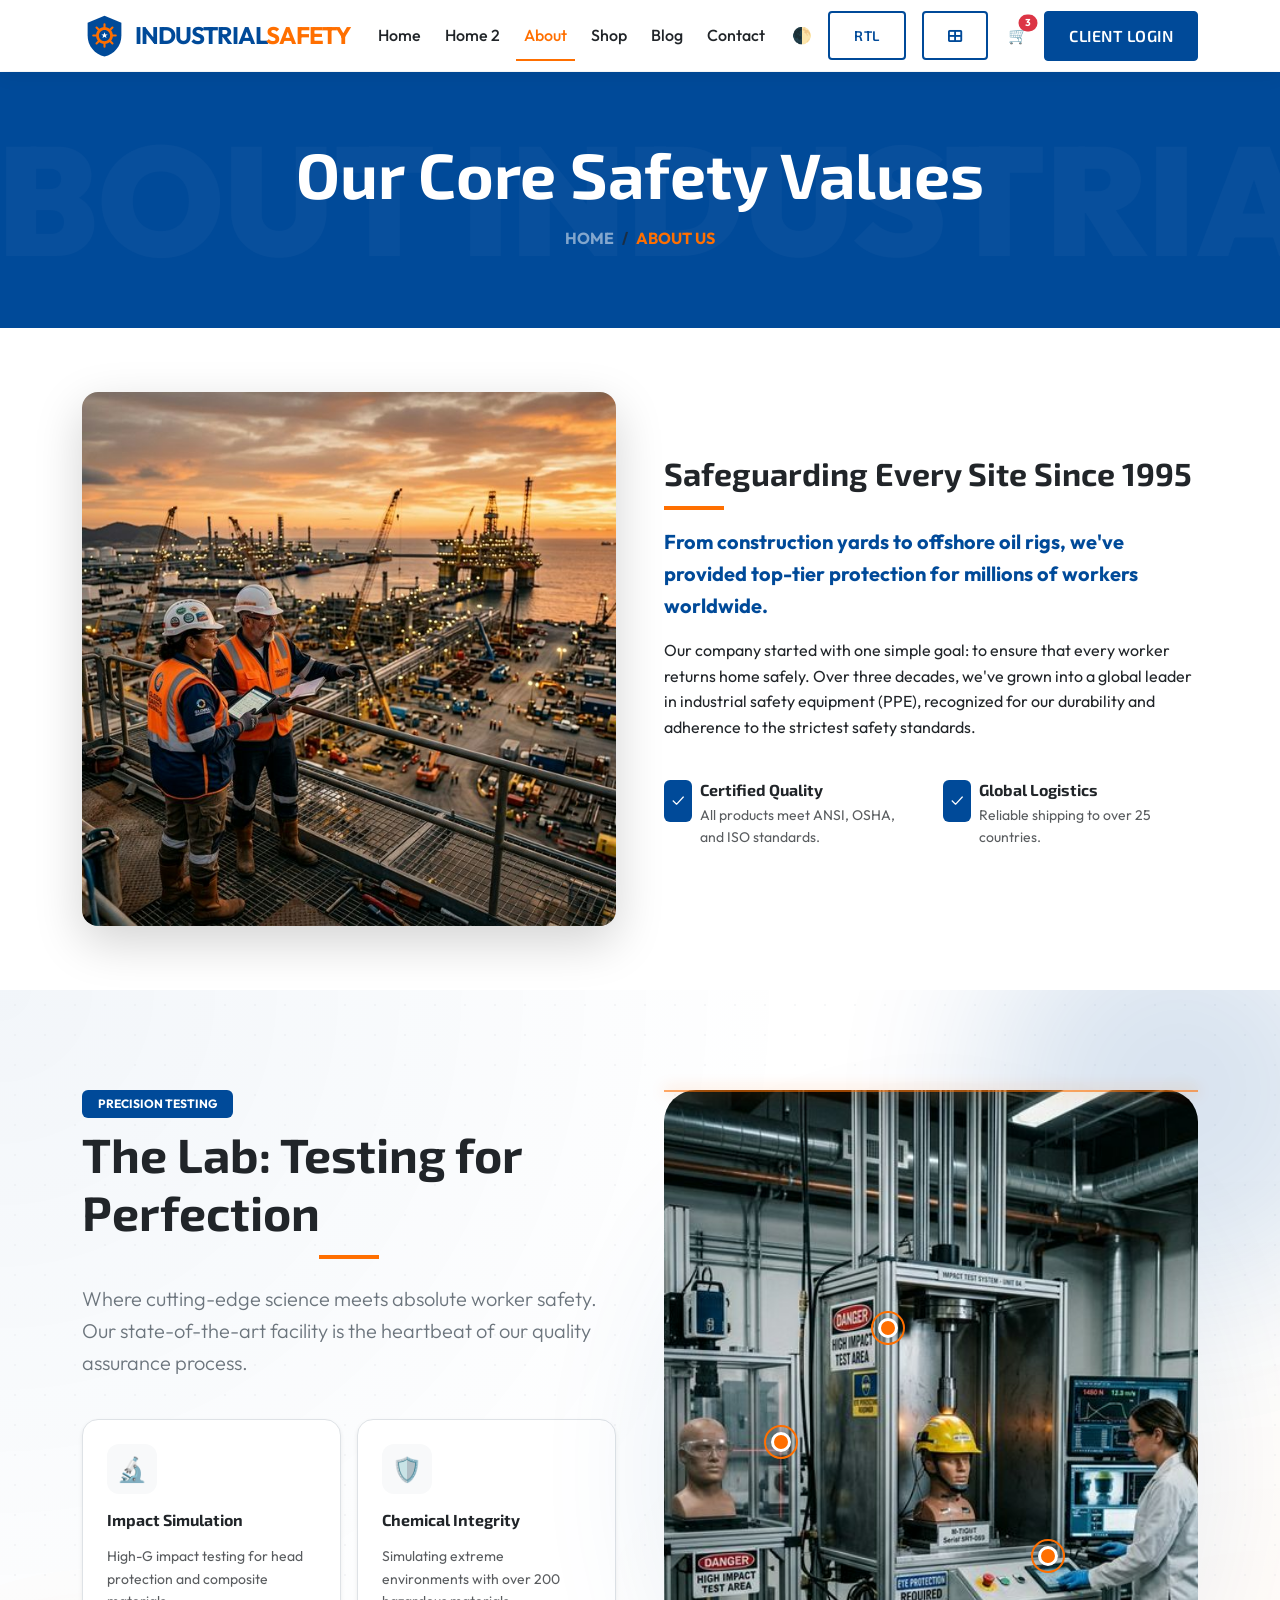
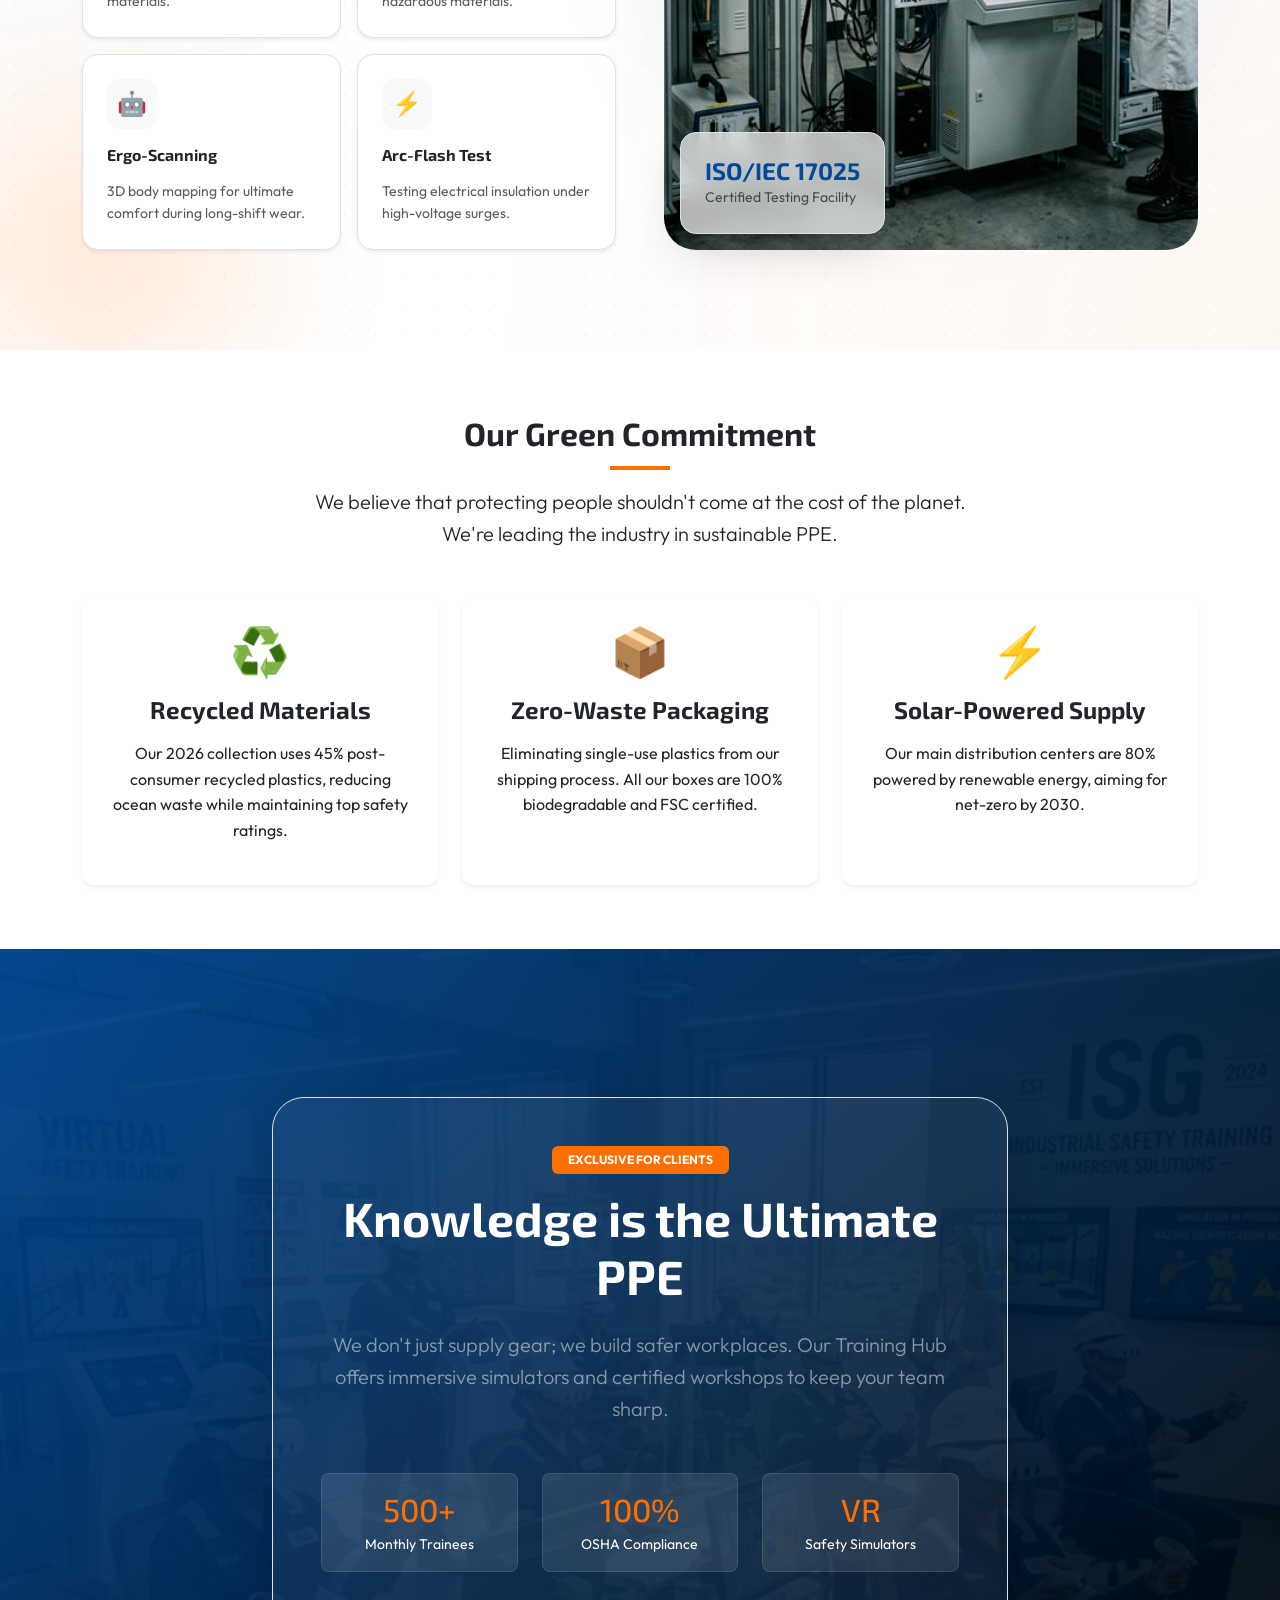
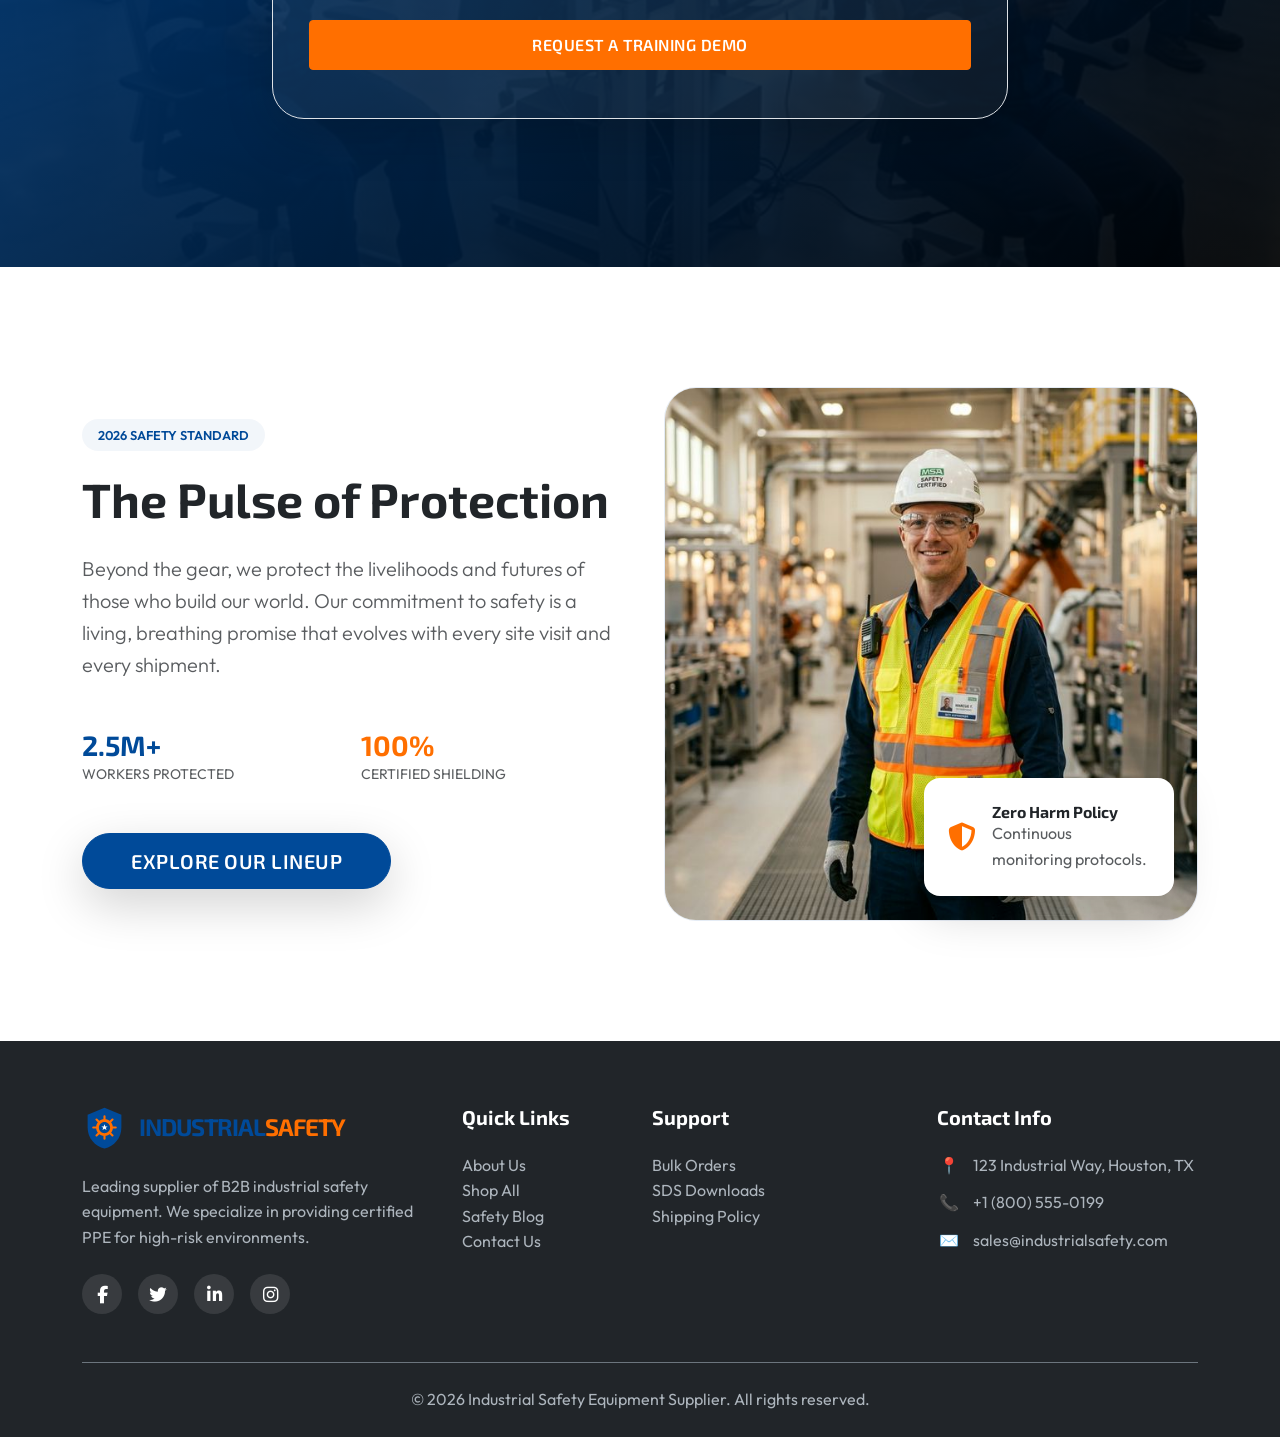
<file: about.html>
<!DOCTYPE html>
<html lang="en">
<head>
    <meta charset="UTF-8">
    <meta name="viewport" content="width=device-width, initial-scale=1.0">
    <title>About Us | Industrial Safety Equipment Supplier</title>
    <!-- Google Fonts -->
    <link href="https://fonts.googleapis.com/css2?family=Exo+2:wght@300;400;600;700&family=Outfit:wght@300;400;500;600&display=swap" rel="stylesheet">
    <link href="https://cdn.jsdelivr.net/npm/bootstrap@5.3.0/dist/css/bootstrap.min.css" rel="stylesheet">
    <link rel="stylesheet" href="https://cdnjs.cloudflare.com/ajax/libs/font-awesome/6.4.0/css/all.min.css">
    <link rel="stylesheet" href="assets/css/style.css">
    <link rel="stylesheet" href="assets/css/dark-mode.css">
    <link rel="stylesheet" href="assets/css/rtl.css">
    <link rel="icon" type="image/png" href="assets/images/logo.svg">
</head>
<body>
    <!-- Main Navigation -->
    <nav class="navbar navbar-expand-xl fixed-top">
        <div class="container">
            <a class="navbar-brand d-flex align-items-center" href="index.html">
                <img src="assets/images/logo.svg" alt="Industrial Safety Logo" width="45" height="45" class="me-2">
                <strong style="color: var(--primary-color); font-size: 24px; letter-spacing: -1px;">INDUSTRIAL<span style="color: var(--accent-color);">SAFETY</span></strong>
            </a>
            
            <div class="d-flex align-items-center order-xl-last gap-2 gap-sm-3">
                <!-- Theme Toggle (Navbar: Desktop Only) -->
                <span class="d-none d-xl-inline-block theme-toggle" id="theme-toggle" title="Toggle Dark Mode" style="cursor: pointer;">🌓</span>                
                <button class="btn btn-sm btn-outline-primary d-none d-xl-inline-block rtl-toggle" title="Toggle RTL">RTL</button>                
                <a href="dashboard.html" class="btn btn-sm btn-outline-primary d-none d-xl-inline-block" title="Dashboard"><i class="fas fa-th-large"></i></a>
                
                <a href="cart.html" class="position-relative text-dark ms-1">
                    🛒 <span class="position-absolute top-0 start-100 translate-middle badge rounded-pill bg-danger" style="font-size: 10px;">3</span>
                </a>
                
                <button class="navbar-toggler border-0 shadow-none" type="button" data-bs-toggle="offcanvas" data-bs-target="#offcanvasNavbar" aria-controls="offcanvasNavbar">
                    <span class="navbar-toggler-icon"></span>
                </button>
                
                <a href="login.html" class="btn btn-primary d-none d-xl-inline-block">Client Login</a>
            </div>

            <div class="offcanvas offcanvas-end" tabindex="-1" id="offcanvasNavbar" aria-labelledby="offcanvasNavbarLabel">
                <div class="offcanvas-header border-bottom">
                    <h5 class="offcanvas-title" id="offcanvasNavbarLabel">Menu</h5>
                    <button type="button" class="btn-close" data-bs-dismiss="offcanvas" aria-label="Close"></button>
                </div>
                <div class="offcanvas-body">
                    <ul class="navbar-nav justify-content-center flex-grow-1 pe-3 gap-2">
                        <li class="nav-item"><a class="nav-link" href="index.html">Home</a></li>
                        <li class="nav-item"><a class="nav-link" href="home-2.html">Home 2</a></li>
                        <li class="nav-item"><a class="nav-link active" href="about.html">About</a></li>
                        <li class="nav-item"><a class="nav-link" href="shop.html">Shop</a></li>
                        <li class="nav-item"><a class="nav-link" href="blog.html">Blog</a></li>
                        <li class="nav-item"><a class="nav-link" href="contact.html">Contact</a></li>
                    </ul>
                    <div class="d-xl-none mt-auto p-4 border-top">
                        <div class="row g-2 mb-3">
                            <div class="col-4">
                                <span class="w-100 py-2 px-0 theme-toggle d-block text-center" style="font-size: 1.1rem; font-weight: 700; cursor: pointer;">🌓</span>
                            </div>
                            <div class="col-4">
                                <button class="btn btn-outline-primary w-100 py-2 px-0 fw-bold rtl-toggle" style="font-size: 0.75rem; font-weight: 700;">RTL</button>
                            </div>
                            <div class="col-4">
                                <a href="dashboard.html" class="btn btn-outline-primary w-100 py-2 px-0 small" style="font-size: 1.1rem; font-weight: 700;" title="Dashboard"><i class="fas fa-th-large"></i></a>
                            </div>
                        </div>
                        <a href="login.html" class="btn btn-primary w-100 py-2 fw-bold text-white text-uppercase" style="letter-spacing: 1px;">Client Login</a>
                    </div>
                </div>
            </div>
        </div>
    </nav>

    <!-- Page Header -->
    <div class="py-64 mb-64" style="background: var(--primary-color); position: relative; overflow: hidden;">
        <!-- Subtle decorative background text -->
        <div style="position: absolute; top: 50%; left: 50%; transform: translate(-50%, -50%); font-size: 12vw; font-weight: 900; color: rgba(255,255,255,0.03); white-space: nowrap; pointer-events: none; text-transform: uppercase;">About Industrial</div>
        
        <div class="container text-center position-relative z-1">
            <h1 class="display-3 fw-bold mb-3 text-white">Our Core Safety Values</h1>
            <nav aria-label="breadcrumb">
                <ol class="breadcrumb justify-content-center text-uppercase h6 fw-bold">
                    <li class="breadcrumb-item"><a href="index.html" class="text-white-50">Home</a></li>
                    <li class="breadcrumb-item active text-accent" aria-current="page">About Us</li>
                </ol>
            </nav>
        </div>
    </div>

    <!-- Company Mission Section -->
    <section class="container mb-64 animate-me">
        <div class="row align-items-center g-5">
            <div class="col-lg-6 reveal-image">
                <img src="assets/images/site-safety-1995.png" alt="Safety Professionals at Industrial Site" class="img-fluid rounded-4 shadow-lg">
            </div>
            <div class="col-lg-6">
                <h2 class="section-title">Safeguarding Every Site Since 1995</h2>
                <p class="lead text-primary fw-bold">From construction yards to offshore oil rigs, we've provided top-tier protection for millions of workers worldwide.</p>
                <p>Our company started with one simple goal: to ensure that every worker returns home safely. Over three decades, we've grown into a global leader in industrial safety equipment (PPE), recognized for our durability and adherence to the strictest safety standards.</p>
                <div class="row g-4 mt-3">
                    <div class="col-md-6 d-flex align-items-start gap-2">
                        <div class="bg-primary text-white p-2 rounded">✓</div>
                        <div>
                            <h6 class="mb-1">Certified Quality</h6>
                            <p class="small text-muted">All products meet ANSI, OSHA, and ISO standards.</p>
                        </div>
                    </div>
                    <div class="col-md-6 d-flex align-items-start gap-2">
                        <div class="bg-primary text-white p-2 rounded">✓</div>
                        <div>
                            <h6 class="mb-1">Global Logistics</h6>
                            <p class="small text-muted">Reliable shipping to over 25 countries.</p>
                        </div>
                    </div>
                </div>
            </div>
        </div>
    </section>
    <!-- Innovation Lab Section -->
    <section class="py-100 overflow-hidden position-relative lab-gradient-bg">
        <!-- Decorative Background Elements -->
        <div class="lab-pattern"></div>
        <div class="lab-orb-1"></div>
        <div class="lab-orb-2"></div>

        <div class="container position-relative z-1">
            <div class="row align-items-stretch g-5">
                <div class="col-lg-6 reveal-text text-center text-lg-start">
                    <div class="mb-2">
                        <span class="badge bg-primary p-2 px-3 text-uppercase">Precision Testing</span>
                    </div>
                    <h2 class="section-title mb-4 display-5 fw-bold">The Lab: Testing for Perfection</h2>
                    <p class="lead mb-4 text-secondary">Where cutting-edge science meets absolute worker safety. Our state-of-the-art facility is the heartbeat of our quality assurance process.</p>
                    
                    <!-- New Interactive Feature Cards -->
                    <div class="row g-3 mt-4">
                        <div class="col-sm-6">
                            <div class="lab-feature-card p-4 rounded-4 shadow-sm h-100">
                                <div class="lab-icon-box mb-3 mx-auto mx-lg-0">🔬</div>
                                <h6>Impact Simulation</h6>
                                <p class="small text-muted mb-0">High-G impact testing for head protection and composite materials.</p>
                            </div>
                        </div>
                        <div class="col-sm-6">
                            <div class="lab-feature-card p-4 rounded-4 shadow-sm h-100">
                                <div class="lab-icon-box mb-3 mx-auto mx-lg-0">🛡️</div>
                                <h6>Chemical Integrity</h6>
                                <p class="small text-muted mb-0">Simulating extreme environments with over 200 hazardous materials.</p>
                            </div>
                        </div>
                        <div class="col-sm-6">
                            <div class="lab-feature-card p-4 rounded-4 shadow-sm h-100">
                                <div class="lab-icon-box mb-3 mx-auto mx-lg-0">🤖</div>
                                <h6>Ergo-Scanning</h6>
                                <p class="small text-muted mb-0">3D body mapping for ultimate comfort during long-shift wear.</p>
                            </div>
                        </div>
                        <div class="col-sm-6">
                            <div class="lab-feature-card p-4 rounded-4 shadow-sm h-100">
                                <div class="lab-icon-box mb-3 mx-auto mx-lg-0">⚡</div>
                                <h6>Arc-Flash Test</h6>
                                <p class="small text-muted mb-0">Testing electrical insulation under high-voltage surges.</p>
                            </div>
                        </div>
                    </div>
                </div>

                <div class="col-lg-6 reveal-right">
                    <div class="position-relative lab-img-container h-100">
                        <div class="innovation-blob"></div>
                        <div class="lab-scanner-bar"></div>
                        <img src="assets/images/safety-lab.png" alt="Safety Testing Lab" class="img-fluid rounded-5 shadow-2fb float-img lab-main-img h-100" style="object-fit: cover; min-height: 500px;">
                        
                        <!-- Floating Data Points -->
                        <div class="lab-indicator labs-p1" data-label="Impact Resistance"></div>
                        <div class="lab-indicator labs-p2" data-label="Thermal Shield"></div>
                        <div class="lab-indicator labs-p3" data-label="Stress Point"></div>

                        <div class="position-absolute bottom-0 start-0 p-4 m-3 glass-card rounded-4 border border-white-50 shadow-lg">
                            <h4 class="mb-0 text-primary fw-bold">ISO/IEC 17025</h4>
                            <p class="small mb-0 opacity-75">Certified Testing Facility</p>
                        </div>
                    </div>
                </div>
            </div>
        </div>
    </section>

    <!-- Sustainability Section -->
    <section class="py-64 bg-alt overflow-hidden">
        <div class="container text-center mb-5">
            <h2 class="section-title mx-auto text-center" style="display: table;">Our Green Commitment</h2>
            <p class="lead max-width-700 mx-auto mt-3">We believe that protecting people shouldn't come at the cost of the planet. We're leading the industry in sustainable PPE.</p>
        </div>
        <div class="container">
            <div class="row g-4">
                <div class="col-md-4 animate-me">
                    <div class="card h-100 border-0 shadow-sm p-4 text-center sustainability-card">
                        <div class="display-5 mb-3 text-success">♻️</div>
                        <h4>Recycled Materials</h4>
                        <p>Our 2026 collection uses 45% post-consumer recycled plastics, reducing ocean waste while maintaining top safety ratings.</p>
                    </div>
                </div>
                <div class="col-md-4 animate-me" style="transition-delay: 0.2s;">
                    <div class="card h-100 border-0 shadow-sm p-4 text-center sustainability-card">
                        <div class="display-5 mb-3 text-success">📦</div>
                        <h4>Zero-Waste Packaging</h4>
                        <p>Eliminating single-use plastics from our shipping process. All our boxes are 100% biodegradable and FSC certified.</p>
                    </div>
                </div>
                <div class="col-md-4 animate-me" style="transition-delay: 0.4s;">
                    <div class="card h-100 border-0 shadow-sm p-4 text-center sustainability-card">
                        <div class="display-5 mb-3 text-success">⚡</div>
                        <h4>Solar-Powered Supply</h4>
                        <p>Our main distribution centers are 80% powered by renewable energy, aiming for net-zero by 2030.</p>
                    </div>
                </div>
            </div>
        </div>
    </section>


    <!-- Training Hub Section -->
    <section class="training-section-new">
        <!-- Background Zoom Wrapper -->
        <div class="training-bg-wrapper">
            <img src="assets/images/training-hub.png" alt="Safety Training" class="training-bg-img">
            <div class="training-overlay-gradient"></div>
        </div>

        <div class="container py-5 position-relative z-1">
            <div class="row justify-content-center">
                <div class="col-lg-8 text-center reveal-text">
                    <div class="glass-container p-5 rounded-5 border border-white-50 shadow-lg" style="backdrop-filter: blur(15px); background: rgba(255,255,255,0.05);">
                        <span class="badge bg-accent mb-3 p-2 px-3 text-uppercase">Exclusive for Clients</span>
                        <h2 class="display-5 text-white fw-bold mb-4">Knowledge is the Ultimate PPE</h2>
                        <p class="lead text-white-50 mb-4">We don't just supply gear; we build safer workplaces. Our Training Hub offers immersive simulators and certified workshops to keep your team sharp.</p>
                        <div class="row g-4 mt-2">
                            <div class="col-md-4">
                                <div class="p-3 bg-white bg-opacity-10 rounded-3 border border-white-05">
                                    <h3 class="h2 text-accent mb-1">500+</h3>
                                    <p class="small text-white mb-0">Monthly Trainees</p>
                                </div>
                            </div>
                            <div class="col-md-4">
                                <div class="p-3 bg-white bg-opacity-10 rounded-3 border border-white-05">
                                    <h3 class="h2 text-accent mb-1">100%</h3>
                                    <p class="small text-white mb-0">OSHA Compliance</p>
                                </div>
                            </div>
                            <div class="col-md-4">
                                <div class="p-3 bg-white bg-opacity-10 rounded-3 border border-white-05">
                                    <h3 class="h2 text-accent mb-1">VR</h3>
                                    <p class="small text-white mb-0">Safety Simulators</p>
                                </div>
                        </div>
                        <a href="contact.html" class="btn btn-accent mt-5">Request a Training Demo</a>
                    </div>
                </div>
            </div>
        </div>
    </section>

    <!-- Pulse of Protection (Unique Section) -->
    <section class="py-120 overflow-hidden pulse-section position-relative">
        <div class="container">
            <div class="row align-items-center g-5">
                <div class="col-lg-6 reveal-text">
                    <span class="feature-tag">2026 SAFETY STANDARD</span>
                    <h2 class="display-5 fw-bold mb-4">The Pulse of Protection</h2>
                    <p class="lead text-muted mb-5">Beyond the gear, we protect the livelihoods and futures of those who build our world. Our commitment to safety is a living, breathing promise that evolves with every site visit and every shipment.</p>
                    
                    <div class="row g-4 mb-5">
                        <div class="col-6">
                            <h3 class="fw-bold mb-0" style="color: var(--primary-color);">2.5M+</h3>
                            <p class="small text-muted text-uppercase mb-0">Workers Protected</p>
                        </div>
                        <div class="col-6">
                            <h3 class="fw-bold mb-0" style="color: var(--accent-color);">100%</h3>
                            <p class="small text-muted text-uppercase mb-0">Certified Shielding</p>
                        </div>
                    </div>
                    <a href="shop.html" class="btn btn-primary btn-lg rounded-pill px-5 shadow-lg">Explore Our Lineup</a>
                </div>
                <div class="col-lg-6 reveal-right">
                    <div class="pulse-img-wrapper">
                        <div class="pulse-outline"></div>
                        <img src="assets/images/worker-portrait.png" alt="Safety Professional" class="img-fluid rounded-5 shadow-2fb float-img-slow position-relative z-1" style="border: 1px solid rgba(0, 74, 153, 0.1);">
                        
                        <!-- Mini Overlay Card -->
                        <div class="pulse-mini-card position-absolute bottom-0 end-0 bg-white p-3 p-md-4 rounded-4 shadow-lg m-2 m-md-4 reveal-text" style="animation-delay: 0.8s; z-index: 2;">
                            <div class="d-flex align-items-center">
                                <i class="fas fa-shield-alt text-accent fs-3 me-3"></i>
                                <div>
                                    <h6 class="fw-bold mb-0">Zero Harm Policy</h6>
                                    <p class="x-small text-muted mb-0">Continuous monitoring protocols.</p>
                                </div>
                            </div>
                        </div>
                    </div>
                </div>
            </div>
        </div>
    </section>

    <!-- Footer -->
    <footer class="footer">
        <div class="container">
            <div class="row g-4 mb-5">
                <div class="col-lg-4">
                    <a href="index.html" class="brand-identity mb-4">
                        <img src="assets/images/logo.svg" alt="Logo" class="brand-icon">
                        <strong class="brand-text">INDUSTRIAL<span class="brand-text-accent">SAFETY</span></strong>
                    </a>
                    <p>Leading supplier of B2B industrial safety equipment. We specialize in providing certified PPE for high-risk environments.</p>
                    <div class="d-flex gap-3 mt-4">
                        <a href="#" class="social-icon" title="Facebook"><i class="fab fa-facebook-f"></i></a>
                        <a href="#" class="social-icon" title="X (Twitter)"><i class="fab fa-twitter"></i></a>
                        <a href="#" class="social-icon" title="LinkedIn"><i class="fab fa-linkedin-in"></i></a>
                        <a href="#" class="social-icon" title="Instagram"><i class="fab fa-instagram"></i></a>
                    </div>
                </div>
                <div class="col-lg-2 col-md-4">
                    <h5>Quick Links</h5>
                    <ul class="list-unstyled">
                        <li><a href="about.html">About Us</a></li>
                        <li><a href="shop.html">Shop All</a></li>
                        <li><a href="blog.html">Safety Blog</a></li>
                        <li><a href="contact.html">Contact Us</a></li>
                    </ul>
                </div>
                <div class="col-lg-3 col-md-4">
                    <h5>Support</h5>
                    <ul class="list-unstyled">
                        <li><a href="shop.html">Bulk Orders</a></li>
                        <li><a href="dashboard.html">SDS Downloads</a></li>
                        <li><a href="#">Shipping Policy</a></li>
                    </ul>
                </div>
                <div class="col-lg-3 col-md-4">
                    <h5>Contact Info</h5>
                    <ul class="list-unstyled footer-contact-list">
                        <li><span>📍</span> 123 Industrial Way, Houston, TX</li>
                        <li><span>📞</span> +1 (800) 555-0199</li>
                        <li><span>✉️</span> sales@industrialsafety.com</li>
                    </ul>
                </div>
            </div>
            <div class="border-top border-secondary py-4 text-center">
                <p class="mb-0">&copy; 2026 Industrial Safety Equipment Supplier. All rights reserved.</p>
            </div>
        </div>
    </footer>

    <!-- Back to Top -->
    <a href="#" id="back-to-top" class="btn btn-accent rounded-circle position-fixed bottom-0 end-0 m-4 shadow" style="width: 50px; height: 50px; z-index: 1000; display: none; align-items: center; justify-content: center;">
        ↑
    </a>

    <script src="https://cdn.jsdelivr.net/npm/bootstrap@5.3.0/dist/js/bootstrap.bundle.min.js"></script>
    <script src="assets/js/main.js"></script>
</body>
</html>
</file>
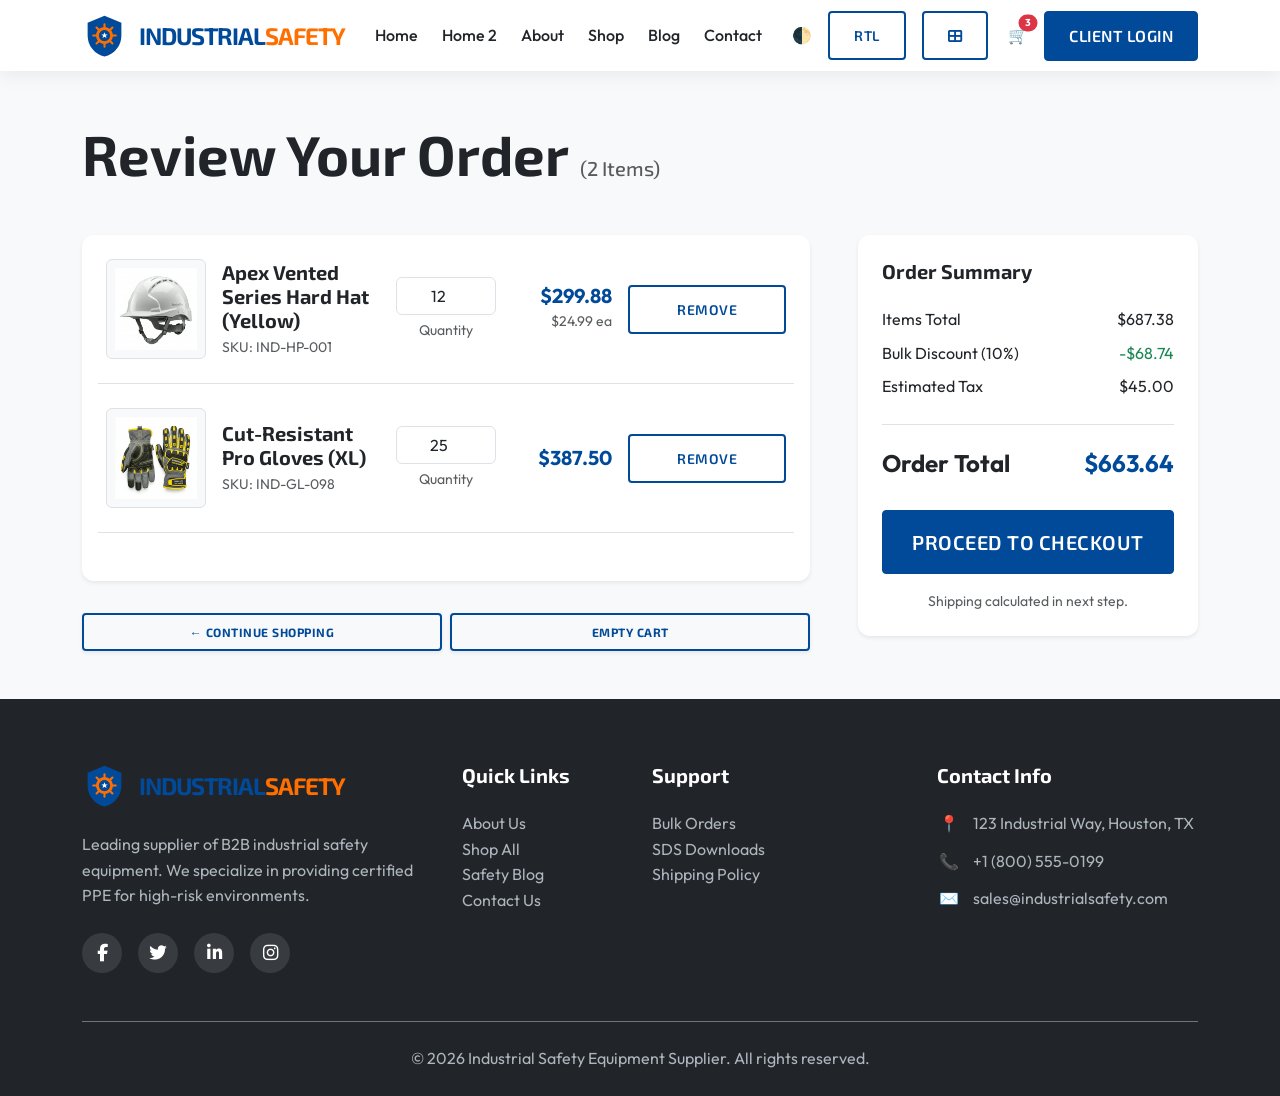
<file: cart.html>
<!DOCTYPE html>
<html lang="en">
<head>
    <meta charset="UTF-8">
    <meta name="viewport" content="width=device-width, initial-scale=1.0">
    <title>Shopping Cart | Industrial Safety Equipment Supplier</title>
    <!-- Google Fonts -->
    <link href="https://fonts.googleapis.com/css2?family=Exo+2:wght@300;400;600;700&family=Outfit:wght@300;400;500;600&display=swap" rel="stylesheet">
    <link href="https://cdn.jsdelivr.net/npm/bootstrap@5.3.0/dist/css/bootstrap.min.css" rel="stylesheet">
    <link rel="stylesheet" href="https://cdnjs.cloudflare.com/ajax/libs/font-awesome/6.4.0/css/all.min.css">
    <link rel="stylesheet" href="assets/css/style.css">
    <link rel="stylesheet" href="assets/css/dark-mode.css">
    <link rel="stylesheet" href="assets/css/rtl.css">
    <link rel="icon" type="image/png" href="assets/images/logo.svg">
</head>
<body class="bg-light">
    <!-- Main Navigation -->
    <nav class="navbar navbar-expand-xl fixed-top">
        <div class="container">
            <a class="navbar-brand brand-identity" href="index.html">
                <img src="assets/images/logo.svg" alt="Industrial Safety Logo" class="brand-icon">
                <strong class="brand-text">INDUSTRIAL<span class="brand-text-accent">SAFETY</span></strong>
            </a>
            
            <div class="d-flex align-items-center order-xl-last gap-2 gap-sm-3">
                <!-- Theme Toggle (Navbar: Desktop Only) -->
                <span class="d-none d-xl-inline-block theme-toggle" id="theme-toggle" title="Toggle Dark Mode" style="cursor: pointer;">🌓</span>                
                <button class="btn btn-sm btn-outline-primary d-none d-xl-inline-block rtl-toggle" title="Toggle RTL">RTL</button>                
                <a href="dashboard.html" class="btn btn-sm btn-outline-primary d-none d-xl-inline-block" title="Dashboard"><i class="fas fa-th-large"></i></a>
                
                <a href="cart.html" class="position-relative text-dark ms-1">
                    🛒 <span class="position-absolute top-0 start-100 translate-middle badge rounded-pill bg-danger" style="font-size: 10px;">3</span>
                </a>
                
                <button class="navbar-toggler border-0 shadow-none" type="button" data-bs-toggle="offcanvas" data-bs-target="#offcanvasNavbar" aria-controls="offcanvasNavbar">
                    <span class="navbar-toggler-icon"></span>
                </button>
                
                <a href="login.html" class="btn btn-primary d-none d-xl-inline-block">Client Login</a>
            </div>

            <div class="offcanvas offcanvas-end" tabindex="-1" id="offcanvasNavbar" aria-labelledby="offcanvasNavbarLabel">
                <div class="offcanvas-header border-bottom">
                    <h5 class="offcanvas-title" id="offcanvasNavbarLabel">Menu</h5>
                    <button type="button" class="btn-close" data-bs-dismiss="offcanvas" aria-label="Close"></button>
                </div>
                <div class="offcanvas-body">
                    <ul class="navbar-nav justify-content-center flex-grow-1 pe-3 gap-2">
                        <li class="nav-item"><a class="nav-link" href="index.html">Home</a></li>
                        <li class="nav-item"><a class="nav-link" href="home-2.html">Home 2</a></li>
                        <li class="nav-item"><a class="nav-link" href="about.html">About</a></li>
                        <li class="nav-item"><a class="nav-link" href="shop.html">Shop</a></li>
                        <li class="nav-item"><a class="nav-link" href="blog.html">Blog</a></li>
                        <li class="nav-item"><a class="nav-link" href="contact.html">Contact</a></li>
                    </ul>
                    <div class="d-xl-none mt-auto p-4 border-top">
                        <div class="row g-2 mb-3">
                            <div class="col-4">
                                <span class="w-100 py-2 px-0 theme-toggle d-block text-center" style="font-size: 1.1rem; font-weight: 700; cursor: pointer;">🌓</span>
                            </div>
                            <div class="col-4">
                                <button class="btn btn-outline-primary w-100 py-2 px-0 fw-bold rtl-toggle" style="font-size: 0.75rem; font-weight: 700;">RTL</button>
                            </div>
                            <div class="col-4">
                                <a href="dashboard.html" class="btn btn-outline-primary w-100 py-2 px-0 small" style="font-size: 1.1rem; font-weight: 700;" title="Dashboard"><i class="fas fa-th-large"></i></a>
                            </div>
                        </div>
                        <a href="login.html" class="btn btn-primary w-100 py-2 fw-bold text-white text-uppercase" style="letter-spacing: 1px;">Client Login</a>
                    </div>
                </div>
            </div>
        </div>
    </nav>

    <div class="container py-5">
        <h1 class="mb-5 display-4 fw-bold">Review Your Order <span class="h5 text-muted">(2 Items)</span></h1>
        
        <div class="row g-5">
            <!-- Cart Items -->
            <div class="col-lg-8">
                <div class="card border-0 shadow-sm p-4 bg-white mb-4">
                    <div class="row align-items-center mb-4 pb-4 border-bottom g-3">
                        <div class="col-md-2 col-4">
                            <img src="assets/images/products/hard_hat_apex.png" class="img-fluid rounded border bg-light p-2" alt="Apex Vented Series Hard Hat">
                        </div>
                        <div class="col-md-3 col-8 text-start">
                            <h5 class="mb-1">Apex Vented Series Hard Hat (Yellow)</h5>
                            <p class="small text-muted mb-0">SKU: IND-HP-001</p>
                        </div>
                        <div class="col-md-2 col-6 text-center">
                            <input type="number" class="form-control text-center" value="12" min="1">
                            <small class="text-muted d-block mt-1">Quantity</small>
                        </div>
                        <div class="col-md-2 col-6 text-end">
                            <p class="h5 fw-bold mb-0 text-primary">$299.88</p>
                            <small class="text-muted">$24.99 ea</small>
                        </div>
                        <div class="col-md-3 col-12 text-md-end">
                            <button class="btn btn-sm btn-outline-primary w-100 px-3">Remove</button>
                        </div>
                    </div>

                    <!-- Repeat Item 2 -->
                    <div class="row align-items-center mb-4 pb-4 border-bottom g-3">
                        <div class="col-md-2 col-4">
                            <img src="assets/images/products/kevlar_gloves.png" class="img-fluid rounded border bg-light p-2" alt="Cut-Resistant Pro Gloves">
                        </div>
                        <div class="col-md-3 col-8 text-start">
                            <h5 class="mb-1">Cut-Resistant Pro Gloves (XL)</h5>
                            <p class="small text-muted mb-0">SKU: IND-GL-098</p>
                        </div>
                        <div class="col-md-2 col-6 text-center">
                            <input type="number" class="form-control text-center" value="25" min="1">
                            <small class="text-muted d-block mt-1">Quantity</small>
                        </div>
                        <div class="col-md-2 col-6 text-end">
                            <p class="h5 fw-bold mb-0 text-primary">$387.50</p>
                        </div>
                        <div class="col-md-3 col-12 text-md-end">
                            <button class="btn btn-sm btn-outline-primary w-100 px-3">Remove</button>
                        </div>
                    </div>
                </div>

                <div class="row g-2 mt-4">
                    <div class="col-6">
                        <a href="shop.html" class="btn btn-outline-primary shadow-sm w-100 h-100 d-flex align-items-center justify-content-center py-2 px-1 small fw-bold text-uppercase" style="font-size: 0.75rem; letter-spacing: 0.5px;">← Continue Shopping</a>
                    </div>
                    <div class="col-6">
                        <button class="btn btn-outline-primary shadow-sm w-100 h-100 d-flex align-items-center justify-content-center py-2 px-1 small fw-bold text-uppercase" style="font-size: 0.75rem; letter-spacing: 0.5px;">Empty Cart</button>
                    </div>
                </div>
            </div>

            <!-- Order Summary Sidebar -->
            <div class="col-lg-4">
                <div class="card border-0 shadow-sm p-4 bg-white">
                    <h5 class="mb-4">Order Summary</h5>
                    <div class="d-flex justify-content-between mb-2">
                        <span>Items Total</span>
                        <span>$687.38</span>
                    </div>
                    <div class="d-flex justify-content-between mb-2">
                        <span>Bulk Discount (10%)</span>
                        <span class="text-success">-$68.74</span>
                    </div>
                    <div class="d-flex justify-content-between mb-4">
                        <span>Estimated Tax</span>
                        <span>$45.00</span>
                    </div>
                    <div class="border-top pt-4 mb-4">
                        <div class="d-flex justify-content-between h4 fw-bold">
                            <span>Order Total</span>
                            <span class="text-primary">$663.64</span>
                        </div>
                    </div>
                    
                    <button type="button" class="btn btn-primary btn-lg w-100 py-3 mb-3">Proceed to Checkout</button>
                    <p class="small text-muted text-center mb-0">Shipping calculated in next step.</p>
                </div>

            </div>
        </div>
    </div>

    <!-- Footer -->
    <footer class="footer">
        <div class="container">
            <div class="row g-4 mb-5">
                <div class="col-lg-4">
                    <a href="index.html" class="brand-identity mb-4">
                        <img src="assets/images/logo.svg" alt="Logo" class="brand-icon">
                        <strong class="brand-text">INDUSTRIAL<span class="brand-text-accent">SAFETY</span></strong>
                    </a>
                    <p>Leading supplier of B2B industrial safety equipment. We specialize in providing certified PPE for high-risk environments.</p>
                    <div class="d-flex gap-3 mt-4">
                        <a href="#" class="social-icon" title="Facebook"><i class="fab fa-facebook-f"></i></a>
                        <a href="#" class="social-icon" title="X (Twitter)"><i class="fab fa-twitter"></i></a>
                        <a href="#" class="social-icon" title="LinkedIn"><i class="fab fa-linkedin-in"></i></a>
                        <a href="#" class="social-icon" title="Instagram"><i class="fab fa-instagram"></i></a>
                    </div>
                </div>
                <div class="col-lg-2 col-md-4">
                    <h5>Quick Links</h5>
                    <ul class="list-unstyled">
                        <li><a href="about.html">About Us</a></li>
                        <li><a href="shop.html">Shop All</a></li>
                        <li><a href="blog.html">Safety Blog</a></li>
                        <li><a href="contact.html">Contact Us</a></li>
                    </ul>
                </div>
                <div class="col-lg-3 col-md-4">
                    <h5>Support</h5>
                    <ul class="list-unstyled">
                        <li><a href="shop.html">Bulk Orders</a></li>
                        <li><a href="dashboard.html">SDS Downloads</a></li>
                        <li><a href="#">Shipping Policy</a></li>
                    </ul>
                </div>
                <div class="col-lg-3 col-md-4">
                    <h5>Contact Info</h5>
                    <ul class="list-unstyled footer-contact-list">
                        <li><span>📍</span> 123 Industrial Way, Houston, TX</li>
                        <li><span>📞</span> +1 (800) 555-0199</li>
                        <li><span>✉️</span> sales@industrialsafety.com</li>
                    </ul>
                </div>
            </div>
            <div class="border-top border-secondary py-4 text-center">
                <p class="mb-0">&copy; 2026 Industrial Safety Equipment Supplier. All rights reserved.</p>
            </div>
        </div>
    </footer>

    <!-- Back to Top -->
    <a href="#" id="back-to-top" class="btn btn-accent rounded-circle position-fixed bottom-0 end-0 m-4 shadow" style="width: 50px; height: 50px; z-index: 1000; display: none; align-items: center; justify-content: center;">
        ↑
    </a>

    <script src="https://cdn.jsdelivr.net/npm/bootstrap@5.3.0/dist/js/bootstrap.bundle.min.js"></script>
    <script src="assets/js/main.js"></script>
</body>
</html>
</file>
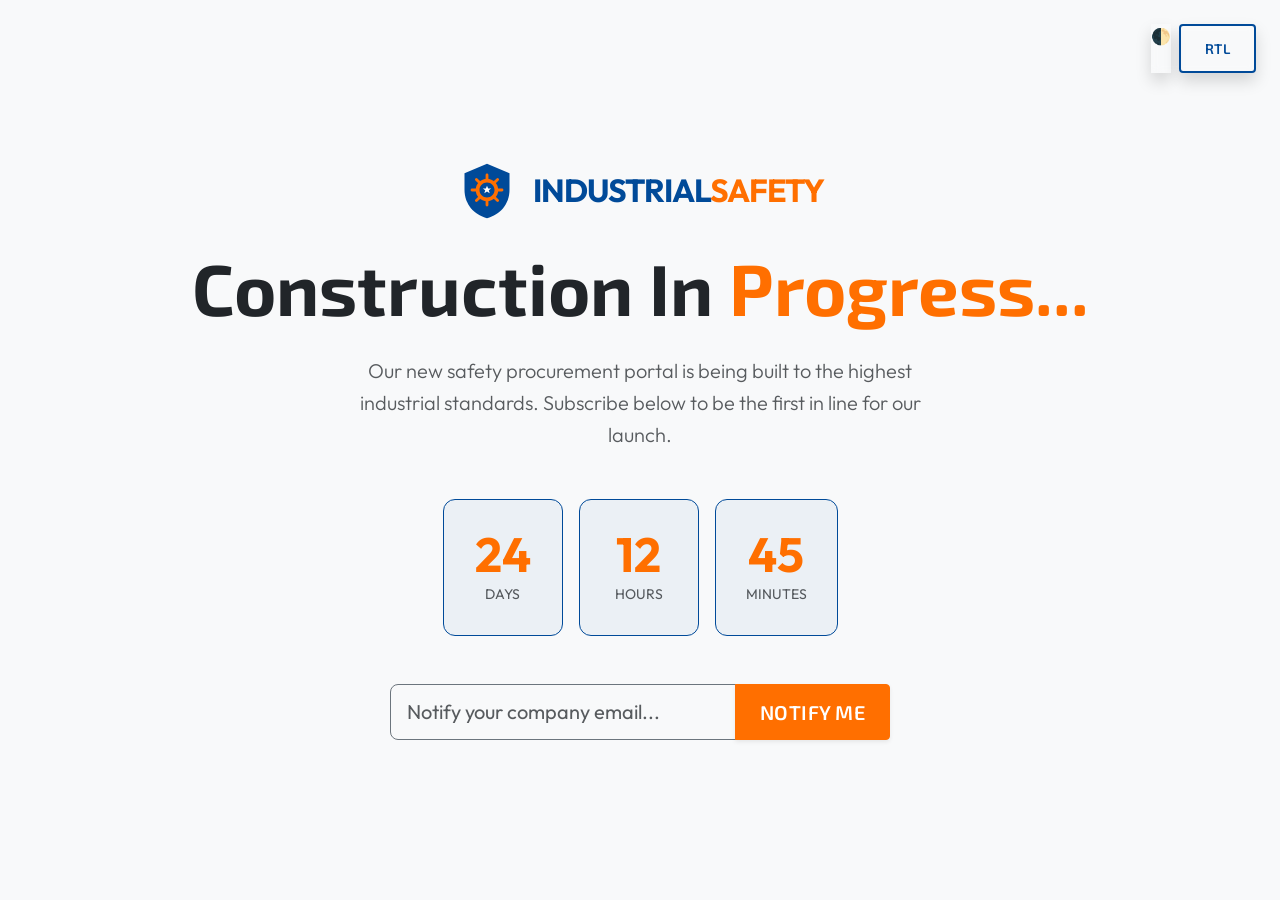
<file: coming-soon.html>
<!DOCTYPE html>
<html lang="en">
<head>
    <meta charset="UTF-8">
    <meta name="viewport" content="width=device-width, initial-scale=1.0">
    <title>Coming Soon | Industrial Safety Equipment Supplier</title>
    <!-- Google Fonts -->
    <link href="https://fonts.googleapis.com/css2?family=Exo+2:wght@300;400;600;700&family=Outfit:wght@300;400;500;600&display=swap" rel="stylesheet">
    <link href="https://cdn.jsdelivr.net/npm/bootstrap@5.3.0/dist/css/bootstrap.min.css" rel="stylesheet">
    <link rel="stylesheet" href="https://cdnjs.cloudflare.com/ajax/libs/font-awesome/6.4.0/css/all.min.css">
    <link rel="stylesheet" href="assets/css/style.css">
    <link rel="stylesheet" href="assets/css/dark-mode.css">
    <link rel="stylesheet" href="assets/css/rtl.css">
    <style>
        .coming-soon-wrapper { min-height: 100vh; width: 100vw; display: flex; flex-direction: column; align-items: center; justify-content: center; padding: 2rem 1rem; overflow: hidden; transition: background-color 0.3s, color 0.3s; }
        .countdown-item { padding: 30px; border: 1px solid var(--primary-color); border-radius: 12px; min-width: 120px; text-align: center; background: rgba(0,74,153, 0.05); }
        .dark-mode .countdown-item { border-color: rgba(255,255,255,0.2); background: rgba(255,255,255,0.05); }
        .countdown-number { font-size: 3rem; font-weight: 700; line-height: 1; margin-bottom: 5px; color: var(--accent-color); }
    </style>
    <link rel="icon" type="image/png" href="assets/images/logo.svg">
</head>
<body class="bg-light m-0 p-0 overflow-hidden">
    <div class="position-fixed top-0 end-0 m-4 d-flex gap-2" style="z-index: 1050; backdrop-filter: blur(5px);">
        <span class="theme-toggle shadow" id="theme-toggle" title="Toggle Dark Mode" style="cursor: pointer;">🌓</span>
        <button class="btn btn-sm btn-outline-primary shadow rtl-toggle" title="Toggle RTL">RTL</button>
    </div>
    
    <div class="coming-soon-wrapper">

    <div class="text-center animate-me">
        <a href="index.html" class="d-flex justify-content-center align-items-center mb-4 text-decoration-none">
            <img src="assets/images/logo.svg" alt="Industrial Safety Logo" width="60" height="60" class="me-3">
            <strong style="color: var(--primary-color); font-size: 32px; letter-spacing: -1px;">INDUSTRIAL<span style="color: var(--accent-color);">SAFETY</span></strong>
        </a>
        <h1 class="display-2 fw-bold mb-4 text-body">Construction In <span style="color: var(--accent-color);">Progress...</span></h1>
        <p class="lead text-muted mb-5 mx-auto" style="max-width: 600px;">Our new safety procurement portal is being built to the highest industrial standards. Subscribe below to be the first in line for our launch.</p>
        
        <div class="d-flex justify-content-center gap-3 mb-5">
            <div class="countdown-item">
                <div class="countdown-number" id="days">24</div>
                <div class="small text-muted text-uppercase">Days</div>
            </div>
            <div class="countdown-item">
                <div class="countdown-number" id="hours">12</div>
                <div class="small text-muted text-uppercase">Hours</div>
            </div>
            <div class="countdown-item">
                <div class="countdown-number" id="mins">45</div>
                <div class="small text-muted text-uppercase">Minutes</div>
            </div>
        </div>

        <div class="d-flex justify-content-center">
            <div class="input-group" style="max-width: 500px;">
                <input type="email" class="form-control form-control-lg bg-transparent text-body border-secondary" placeholder="Notify your company email...">
                <button class="btn btn-accent btn-lg px-4 shadow-sm">Notify Me</button>
            </div>
        </div>

    </div>

    </div>



    <script src="https://cdn.jsdelivr.net/npm/bootstrap@5.3.0/dist/js/bootstrap.bundle.min.js"></script>
    <script src="assets/js/main.js"></script>
    <script>
        // Simple Interval for Countdown visuals
        setInterval(() => {
            const m = document.getElementById('mins');
            if (m) {
                let val = parseInt(m.innerText);
                if (val > 0) m.innerText = val - 1;
                else m.innerText = 59;
            }
        }, 60000);
    </script>
</body>
</html>
</file>
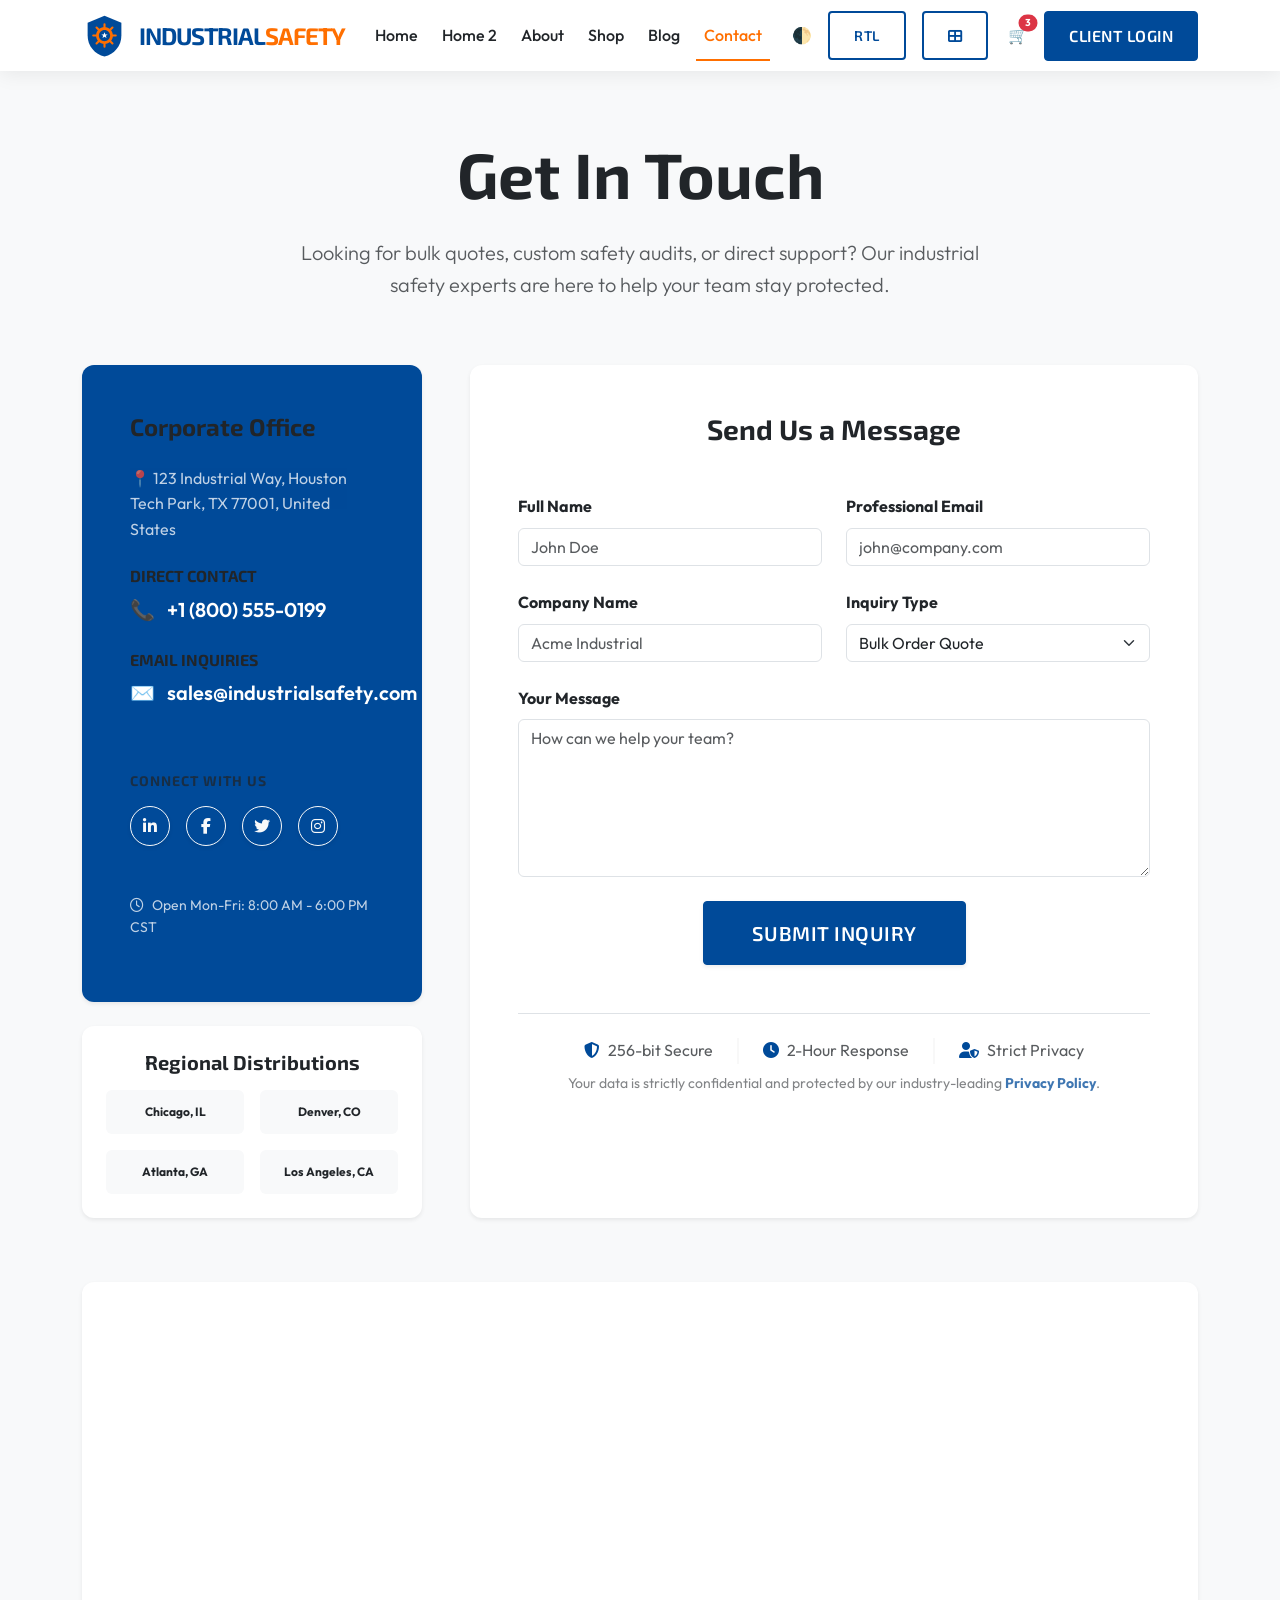
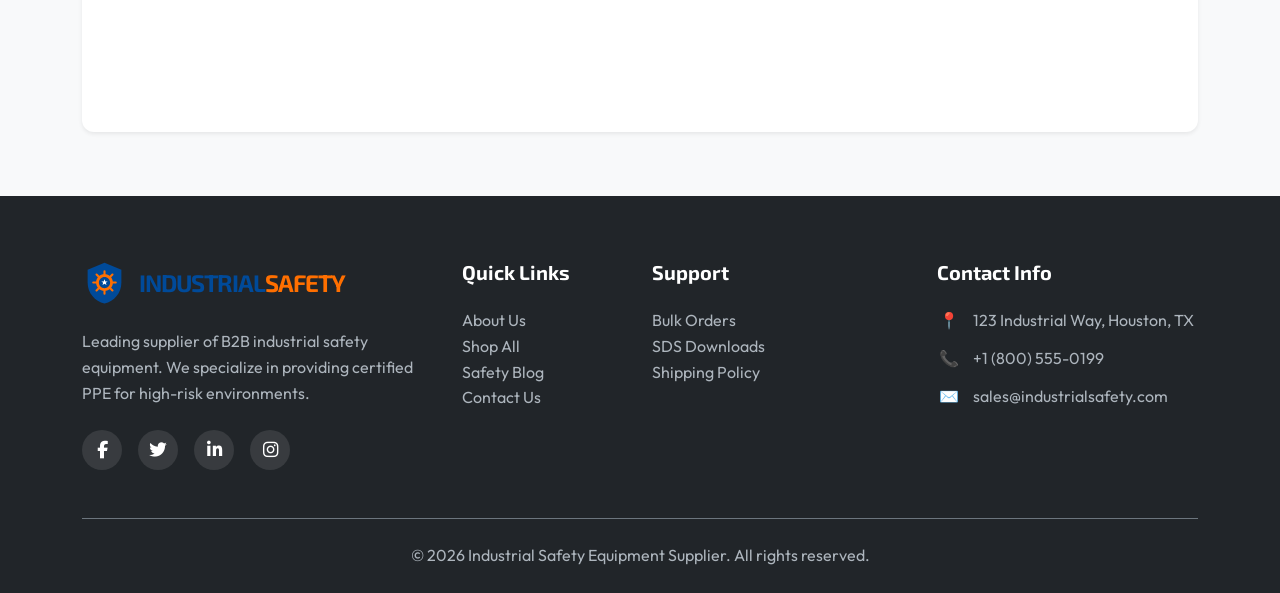
<file: contact.html>
<!DOCTYPE html>
<html lang="en">
<head>
    <meta charset="UTF-8">
    <meta name="viewport" content="width=device-width, initial-scale=1.0">
    <title>Contact Us | Industrial Safety Equipment Supplier</title>
    <!-- Google Fonts -->
    <link href="https://fonts.googleapis.com/css2?family=Exo+2:wght@300;400;600;700&family=Outfit:wght@300;400;500;600&display=swap" rel="stylesheet">
    <link href="https://cdn.jsdelivr.net/npm/bootstrap@5.3.0/dist/css/bootstrap.min.css" rel="stylesheet">
    <link rel="stylesheet" href="https://cdnjs.cloudflare.com/ajax/libs/font-awesome/6.4.0/css/all.min.css">
    <link rel="stylesheet" href="assets/css/style.css">
    <link rel="stylesheet" href="assets/css/dark-mode.css">
    <link rel="stylesheet" href="assets/css/rtl.css">
    <link rel="icon" type="image/png" href="assets/images/logo.svg">
</head>
<body class="bg-light">
    <!-- Main Navigation -->
    <nav class="navbar navbar-expand-xl fixed-top">
        <div class="container">
            <a class="navbar-brand brand-identity" href="index.html">
                <img src="assets/images/logo.svg" alt="Industrial Safety Logo" class="brand-icon">
                <strong class="brand-text">INDUSTRIAL<span class="brand-text-accent">SAFETY</span></strong>
            </a>
            
            <div class="d-flex align-items-center order-xl-last gap-2 gap-sm-3">
                <!-- Theme Toggle (Navbar: Desktop Only) -->
                <span class="d-none d-xl-inline-block theme-toggle" id="theme-toggle" title="Toggle Dark Mode" style="cursor: pointer;">🌓</span>                
                <button class="btn btn-sm btn-outline-primary d-none d-xl-inline-block rtl-toggle" title="Toggle RTL">RTL</button>                
                <a href="dashboard.html" class="btn btn-sm btn-outline-primary d-none d-xl-inline-block" title="Dashboard"><i class="fas fa-th-large"></i></a>
                
                <a href="cart.html" class="position-relative text-dark ms-1">
                    🛒 <span class="position-absolute top-0 start-100 translate-middle badge rounded-pill bg-danger" style="font-size: 10px;">3</span>
                </a>
                
                <button class="navbar-toggler border-0 shadow-none" type="button" data-bs-toggle="offcanvas" data-bs-target="#offcanvasNavbar" aria-controls="offcanvasNavbar">
                    <span class="navbar-toggler-icon"></span>
                </button>
                
                <a href="login.html" class="btn btn-primary d-none d-xl-inline-block">Client Login</a>
            </div>

            <div class="offcanvas offcanvas-end" tabindex="-1" id="offcanvasNavbar" aria-labelledby="offcanvasNavbarLabel">
                <div class="offcanvas-header border-bottom">
                    <h5 class="offcanvas-title" id="offcanvasNavbarLabel">Menu</h5>
                    <button type="button" class="btn-close" data-bs-dismiss="offcanvas" aria-label="Close"></button>
                </div>
                <div class="offcanvas-body">
                    <ul class="navbar-nav justify-content-center flex-grow-1 pe-3 gap-2">
                        <li class="nav-item"><a class="nav-link" href="index.html">Home</a></li>
                        <li class="nav-item"><a class="nav-link" href="home-2.html">Home 2</a></li>
                        <li class="nav-item"><a class="nav-link" href="about.html">About</a></li>
                        <li class="nav-item"><a class="nav-link" href="shop.html">Shop</a></li>
                        <li class="nav-item"><a class="nav-link" href="blog.html">Blog</a></li>
                        <li class="nav-item"><a class="nav-link active" href="contact.html">Contact</a></li>
                    </ul>
                    <div class="d-xl-none mt-auto p-4 border-top">
                        <div class="row g-2 mb-3">
                            <div class="col-4">
                                <span class="w-100 py-2 px-0 theme-toggle d-block text-center" style="font-size: 1.1rem; font-weight: 700; cursor: pointer;">🌓</span>
                            </div>
                            <div class="col-4">
                                <button class="btn btn-outline-primary w-100 py-2 px-0 fw-bold rtl-toggle" style="font-size: 0.75rem; font-weight: 700;">RTL</button>
                            </div>
                            <div class="col-4">
                                <a href="dashboard.html" class="btn btn-outline-primary w-100 py-2 px-0 small" style="font-size: 1.1rem; font-weight: 700;" title="Dashboard"><i class="fas fa-th-large"></i></a>
                            </div>
                        </div>
                        <a href="login.html" class="btn btn-primary w-100 py-2 fw-bold text-white text-uppercase" style="letter-spacing: 1px;">Client Login</a>
                    </div>
                </div>
            </div>
        </div>
    </nav>

    <div class="container py-64">
        <div class="text-center mb-64">
            <h1 class="display-3 fw-bold mb-4">Get In Touch</h1>
            <p class="lead text-muted mx-auto" style="max-width: 700px;">Looking for bulk quotes, custom safety audits, or direct support? Our industrial safety experts are here to help your team stay protected.</p>
        </div>

        <div class="row g-5 align-items-stretch">
            <!-- Contact Info -->
            <div class="col-lg-4 d-flex flex-column">
                <div class="card p-5 border-0 shadow-sm text-white mb-4 text-center text-lg-start" style="background-color: var(--primary-color) !important;">
                    <h4 class="mb-4">Corporate Office</h4>
                    <p class="mb-4 opacity-75">📍 123 Industrial Way, Houston Tech Park, TX 77001, United States</p>
                    
                    <h6 class="text-uppercase mb-2">Direct Contact</h6>
                    <p class="mb-4 contact-method"><span>📞</span> +1 (800) 555-0199</p>
                    
                    <h6 class="text-uppercase mb-2">Email Inquiries</h6>
                    <p class="contact-method"><span>✉️</span> sales@industrialsafety.com</p>
                    
                    <h6 class="text-uppercase mt-5 mb-3 opacity-75 small fw-bold" style="letter-spacing: 1px;">Connect With Us</h6>
                    <div class="d-flex gap-3 mb-5 justify-content-center justify-content-lg-start">
                        <a href="#" class="btn btn-outline-light rounded-circle p-0 d-flex align-items-center justify-content-center hover-zoom shadow-sm" style="width: 40px; height: 40px; border-width: 1px;"><i class="fab fa-linkedin-in"></i></a>
                        <a href="#" class="btn btn-outline-light rounded-circle p-0 d-flex align-items-center justify-content-center hover-zoom shadow-sm" style="width: 40px; height: 40px; border-width: 1px;"><i class="fab fa-facebook-f"></i></a>
                        <a href="#" class="btn btn-outline-light rounded-circle p-0 d-flex align-items-center justify-content-center hover-zoom shadow-sm" style="width: 40px; height: 40px; border-width: 1px;"><i class="fab fa-twitter"></i></a>
                        <a href="#" class="btn btn-outline-light rounded-circle p-0 d-flex align-items-center justify-content-center hover-zoom shadow-sm" style="width: 40px; height: 40px; border-width: 1px;"><i class="fab fa-instagram"></i></a>
                    </div>
                    
                    <p class="mt-auto small opacity-75"><i class="far fa-clock me-2"></i>Open Mon-Fri: 8:00 AM - 6:00 PM CST</p>
                </div>

                <div class="card p-4 border-0 shadow-sm bg-white text-center flex-grow-1 d-flex flex-column justify-content-center">
                    <h5 class="mb-3">Regional Distributions</h5>
                    <div class="row g-3">
                        <div class="col-6"><span class="badge bg-light text-dark w-100 py-3">Chicago, IL</span></div>
                        <div class="col-6"><span class="badge bg-light text-dark w-100 py-3">Denver, CO</span></div>
                        <div class="col-6"><span class="badge bg-light text-dark w-100 py-3">Atlanta, GA</span></div>
                        <div class="col-6"><span class="badge bg-light text-dark w-100 py-3">Los Angeles, CA</span></div>
                    </div>
                </div>
            </div>

            <!-- Contact Form -->
            <div class="col-lg-8">
                <div class="card p-5 border-0 shadow-sm bg-white h-100 d-flex flex-column">
                    <h3 class="mb-5 text-center">Send Us a Message</h3>
                    <!-- Formspree placeholder -->
                    <form action="https://formspree.io/f/placeholder" method="POST" class="row g-4 needs-validation" novalidate>
                        <div class="col-md-6">
                            <label class="form-label fw-bold">Full Name</label>
                            <input type="text" name="name" class="form-control" required placeholder="John Doe">
                        </div>
                        <div class="col-md-6">
                            <label class="form-label fw-bold">Professional Email</label>
                            <input type="email" name="email" class="form-control" required placeholder="john@company.com">
                        </div>
                        <div class="col-md-6">
                            <label class="form-label fw-bold">Company Name</label>
                            <input type="text" name="company" class="form-control" placeholder="Acme Industrial">
                        </div>
                        <div class="col-md-6">
                            <label class="form-label fw-bold">Inquiry Type</label>
                            <select name="type" class="form-select">
                                <option>Bulk Order Quote</option>
                                <option>Site Safety Audit</option>
                                <option>SDS / Documentation</option>
                                <option>Technical Support</option>
                            </select>
                        </div>
                        <div class="col-12">
                            <label class="form-label fw-bold">Your Message</label>
                            <textarea name="message" class="form-control" rows="6" required placeholder="How can we help your team?"></textarea>
                        </div>
                        <div class="col-12 text-center mt-4">
                            <button class="btn btn-primary btn-lg px-5 py-3 shadow-sm" type="submit">Submit Inquiry</button>
                        </div>
                    </form>

                    <!-- Trust Indicators / Spacer Content -->
                    <div class="mt-auto pt-4 border-top text-center text-muted" style="margin-top: 3rem !important;">
                        <div class="d-flex justify-content-center align-items-center flex-wrap gap-2 gap-md-4 mb-2">
                            <span class="fs-6"><i class="fas fa-shield-alt text-primary me-2"></i>256-bit Secure</span>
                            <span class="vr d-none d-md-block" style="background: rgba(0,0,0,0.1); width: 2px;"></span>
                            <span class="fs-6"><i class="fas fa-clock text-primary me-2"></i>2-Hour Response</span>
                            <span class="vr d-none d-md-block" style="background: rgba(0,0,0,0.1); width: 2px;"></span>
                            <span class="fs-6"><i class="fas fa-user-shield text-primary me-2"></i>Strict Privacy</span>
                        </div>
                        <p class="small mb-0 opacity-75">Your data is strictly confidential and protected by our industry-leading <a href="#" class="text-primary text-decoration-none fw-bold">Privacy Policy</a>.</p>
                    </div>
                </div>
            </div>
        </div>

        <!-- Google Maps Placeholder -->
        <div class="row mt-64">
            <div class="col-12">
                <div class="card border-0 shadow-sm overflow-hidden" style="height: 450px;">
                    <iframe 
                        src="https://www.google.com/maps/embed?pb=!1m18!1m12!1m3!1d110825.40542385154!2d-95.401292!3d29.760427!2m3!1f0!2f0!3f0!3m2!1i1024!2i768!4f13.1!3m3!1m2!1s0x8640b8b4488d8501%3A0xca0d02def365053b!2sHouston%2C%20TX!5e0!3m2!1sen!2sus!4v1710850000000!5m2!1sen!2sus" 
                        width="100%" height="100%" style="border:0;" allowfullscreen="" loading="lazy">
                    </iframe>
                </div>
            </div>
        </div>
    </div>

    <!-- Footer -->
    <footer class="footer">
        <div class="container">
            <div class="row g-4 mb-5">
                <div class="col-lg-4">
                    <a href="index.html" class="brand-identity mb-4">
                        <img src="assets/images/logo.svg" alt="Logo" class="brand-icon">
                        <strong class="brand-text">INDUSTRIAL<span class="brand-text-accent">SAFETY</span></strong>
                    </a>
                    <p>Leading supplier of B2B industrial safety equipment. We specialize in providing certified PPE for high-risk environments.</p>
                    <div class="d-flex gap-3 mt-4">
                        <a href="#" class="social-icon" title="Facebook"><i class="fab fa-facebook-f"></i></a>
                        <a href="#" class="social-icon" title="X (Twitter)"><i class="fab fa-twitter"></i></a>
                        <a href="#" class="social-icon" title="LinkedIn"><i class="fab fa-linkedin-in"></i></a>
                        <a href="#" class="social-icon" title="Instagram"><i class="fab fa-instagram"></i></a>
                    </div>
                </div>
                <div class="col-lg-2 col-md-4">
                    <h5>Quick Links</h5>
                    <ul class="list-unstyled">
                        <li><a href="about.html">About Us</a></li>
                        <li><a href="shop.html">Shop All</a></li>
                        <li><a href="blog.html">Safety Blog</a></li>
                        <li><a href="contact.html">Contact Us</a></li>
                    </ul>
                </div>
                <div class="col-lg-3 col-md-4">
                    <h5>Support</h5>
                    <ul class="list-unstyled">
                        <li><a href="shop.html">Bulk Orders</a></li>
                        <li><a href="dashboard.html">SDS Downloads</a></li>
                        <li><a href="#">Shipping Policy</a></li>
                    </ul>
                </div>
                <div class="col-lg-3 col-md-4">
                    <h5>Contact Info</h5>
                    <ul class="list-unstyled footer-contact-list">
                        <li><span>📍</span> 123 Industrial Way, Houston, TX</li>
                        <li><span>📞</span> +1 (800) 555-0199</li>
                        <li><span>✉️</span> sales@industrialsafety.com</li>
                    </ul>
                </div>
            </div>
            <div class="border-top border-secondary py-4 text-center">
                <p class="mb-0">&copy; 2026 Industrial Safety Equipment Supplier. All rights reserved.</p>
            </div>
        </div>
    </footer>

    <!-- Back to Top -->
    <a href="#" id="back-to-top" class="btn btn-accent rounded-circle position-fixed bottom-0 end-0 m-4 shadow" style="width: 50px; height: 50px; z-index: 1000; display: none; align-items: center; justify-content: center;">
        ↑
    </a>

    <script src="https://cdn.jsdelivr.net/npm/bootstrap@5.3.0/dist/js/bootstrap.bundle.min.js"></script>
    <script src="assets/js/main.js"></script>
</body>
</html>
</file>
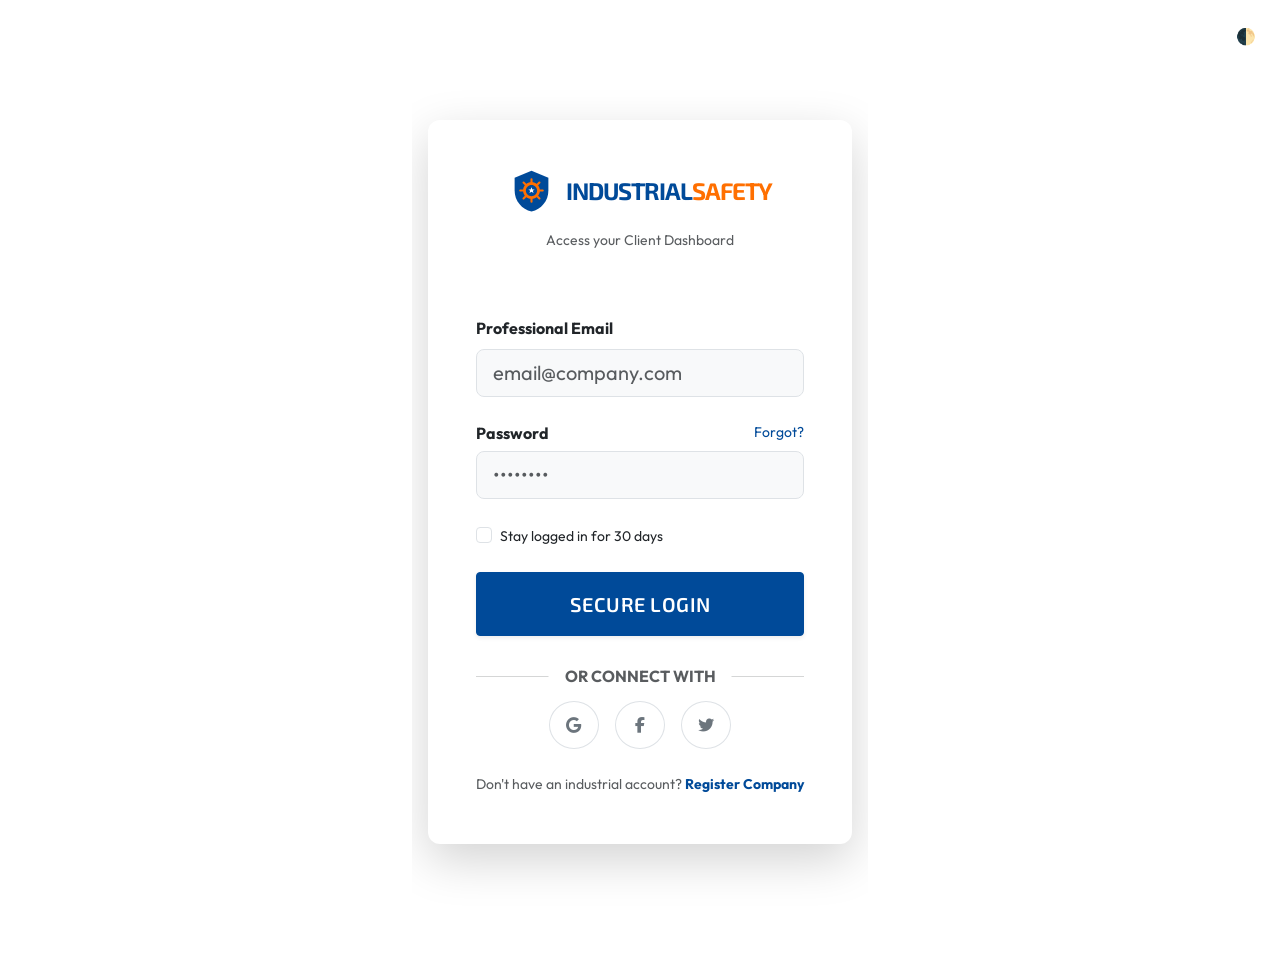
<file: login.html>
<!DOCTYPE html>
<html lang="en">
<head>
<!DOCTYPE html>
<html lang="en">
<head>
    <meta charset="UTF-8">
    <meta name="viewport" content="width=device-width, initial-scale=1.0">
    <title>Login | Industrial Safety Equipment Supplier</title>
    <!-- Google Fonts -->
    <link href="https://fonts.googleapis.com/css2?family=Exo+2:wght@300;400;600;700&family=Outfit:wght@300;400;500;600&display=swap" rel="stylesheet">
    <link href="https://cdn.jsdelivr.net/npm/bootstrap@5.3.0/dist/css/bootstrap.min.css" rel="stylesheet">
    <link rel="stylesheet" href="assets/css/style.css">
    <link rel="stylesheet" href="assets/css/dark-mode.css">
    <link rel="stylesheet" href="assets/css/rtl.css">
    <link rel="stylesheet" href="https://cdnjs.cloudflare.com/ajax/libs/font-awesome/6.4.0/css/all.min.css">
    <style>
        body, html { min-height: 100vh; margin: 0; display: flex; align-items: center; justify-content: center; padding: 2rem 1rem; transition: background-color 0.3s ease; }
        .login-card { width: 100%; max-width: 450px; border-radius: 12px; margin: auto; }
        
        /* Specific Dark Mode Background for this page only */
        html:has(body.dark-mode),
        body.dark-mode {
            background-color: #000000 !important;
        }

        @media (max-width: 991.98px) {
            .auth-theme-toggle {
                position: absolute !important;
                top: 0.25rem !important;
                right: 1rem !important;
                margin: 0 !important;
            }

            .auth-theme-toggle #theme-toggle,
            .auth-theme-toggle #theme-toggle:focus,
            .auth-theme-toggle #theme-toggle:focus-visible,
            .auth-theme-toggle #theme-toggle:active,
            .dark-mode .auth-theme-toggle #theme-toggle,
            .dark-mode .auth-theme-toggle #theme-toggle:focus,
            .dark-mode .auth-theme-toggle #theme-toggle:focus-visible,
            .dark-mode .auth-theme-toggle #theme-toggle:active,
            .auth-theme-toggle #theme-toggle:not(:hover),
            .dark-mode .auth-theme-toggle #theme-toggle:not(:hover) {
                background: transparent !important;
                color: var(--primary-color) !important;
                border-color: var(--primary-color) !important;
                box-shadow: none !important;
            }

            .auth-theme-toggle #theme-toggle:hover {
                background: var(--primary-color) !important;
                color: #fff !important;
            }
        }
    </style>
    <link rel="icon" type="image/png" href="assets/images/logo.svg">
</head>
<body class="bg-white">

    <div class="card login-card p-4 p-md-5 shadow-lg animate-me border-0">
                <div class="text-center mb-5">
            <a href="index.html" class="brand-identity justify-content-center mb-3">
                <img src="assets/images/logo.svg" alt="Industrial Safety Logo" class="brand-icon">
                <strong class="brand-text">INDUSTRIAL<span class="brand-text-accent">SAFETY</span></strong>
            </a>
            <p class="text-muted small">Access your Client Dashboard</p>
        </div>

        <form class="needs-validation" novalidate>
            <div class="mb-4">
                <label class="form-label fw-bold">Professional Email</label>
                <input type="email" class="form-control form-control-lg bg-light" placeholder="email@company.com" required>
                <div class="invalid-feedback">Please enter a valid business email.</div>
            </div>
            
            <div class="mb-4">
                <div class="d-flex justify-content-between mb-1">
                    <label class="form-label fw-bold mb-0">Password</label>
                    <a href="#" class="small text-decoration-none">Forgot?</a>
                </div>
                <input type="password" class="form-control form-control-lg bg-light" placeholder="••••••••" required>
            </div>

            <div class="mb-4 form-check">
                <input type="checkbox" class="form-check-input" id="remember">
                <label class="form-check-label small" for="remember">Stay logged in for 30 days</label>
            </div>

            <button type="submit" class="btn btn-primary btn-lg w-100 py-3 shadow-sm mb-4">Secure Login</button>

            <div class="mb-4 text-center">
                <div class="position-relative mb-4">
                    <hr class="text-muted opacity-25">
                    <span class="position-absolute top-50 start-50 translate-middle bg-white px-3 text-muted x-small text-uppercase fw-bold" style="white-space: nowrap;">Or Connect With</span>
                </div>
                <div class="d-flex justify-content-center gap-3">
                    <a href="#" class="btn social-login-btn rounded-circle google-btn" title="Login with Google"><i class="fab fa-google"></i></a>
                    <a href="#" class="btn social-login-btn rounded-circle facebook-btn" title="Login with Facebook"><i class="fab fa-facebook-f"></i></a>
                    <a href="#" class="btn social-login-btn rounded-circle twitter-btn" title="Login with Twitter"><i class="fab fa-twitter"></i></a>
                </div>
            </div>

            <p class="text-center small text-muted mb-0">Don't have an industrial account? <a href="register.html" class="fw-bold text-decoration-none">Register Company</a></p>
        </form>
    </div>

    <!-- Theme Control Floating Button -->
    <div class="position-fixed top-0 end-0 m-4 auth-theme-toggle">
        <span class="theme-toggle" id="theme-toggle" title="Toggle Dark Mode" style="cursor: pointer;">🌓</span>
    </div>

    <script src="https://cdn.jsdelivr.net/npm/bootstrap@5.3.0/dist/js/bootstrap.bundle.min.js"></script>
    <script src="assets/js/main.js"></script>
</body>
</html>
</file>
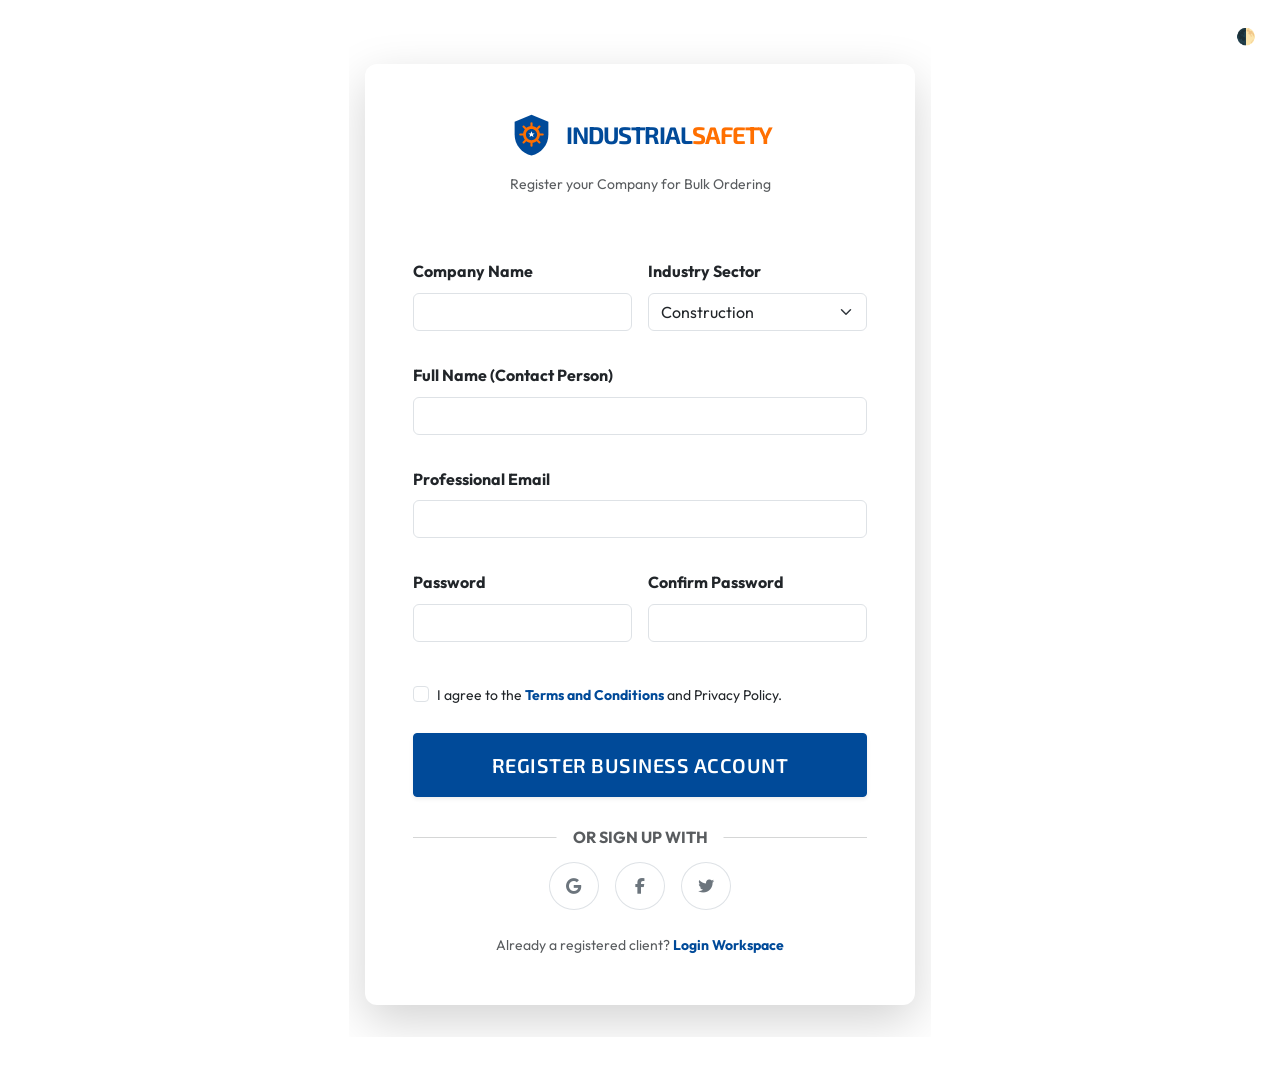
<file: register.html>
<!DOCTYPE html>
<html lang="en">
<head>
<!DOCTYPE html>
<html lang="en">
<head>
    <meta charset="UTF-8">
    <meta name="viewport" content="width=device-width, initial-scale=1.0">
    <title>Register | Industrial Safety Equipment Supplier</title>
    <!-- Google Fonts -->
    <link href="https://fonts.googleapis.com/css2?family=Exo+2:wght@300;400;600;700&family=Outfit:wght@300;400;500;600&display=swap" rel="stylesheet">
    <link href="https://cdn.jsdelivr.net/npm/bootstrap@5.3.0/dist/css/bootstrap.min.css" rel="stylesheet">
    <link rel="stylesheet" href="assets/css/style.css">
    <link rel="stylesheet" href="assets/css/dark-mode.css">
    <link rel="stylesheet" href="assets/css/rtl.css">
    <link rel="stylesheet" href="https://cdnjs.cloudflare.com/ajax/libs/font-awesome/6.4.0/css/all.min.css">
    <style>
        body, html { min-height: 100vh; margin: 0; display: flex; align-items: center; justify-content: center; padding: 2rem 1rem; transition: background-color 0.3s ease; }
        .login-card { width: 100%; max-width: 550px; border-radius: 12px; margin: auto; }
        
        /* Specific Dark Mode Background for this page only */
        html:has(body.dark-mode),
        body.dark-mode {
            background-color: #000000 !important;
        }

        @media (max-width: 991.98px) {
            .auth-theme-toggle {
                position: absolute !important;
                top: 0.25rem !important;
                right: 1rem !important;
                margin: 0 !important;
            }

            .auth-theme-toggle #theme-toggle,
            .auth-theme-toggle #theme-toggle:focus,
            .auth-theme-toggle #theme-toggle:focus-visible,
            .auth-theme-toggle #theme-toggle:active,
            .dark-mode .auth-theme-toggle #theme-toggle,
            .dark-mode .auth-theme-toggle #theme-toggle:focus,
            .dark-mode .auth-theme-toggle #theme-toggle:focus-visible,
            .dark-mode .auth-theme-toggle #theme-toggle:active,
            .auth-theme-toggle #theme-toggle:not(:hover),
            .dark-mode .auth-theme-toggle #theme-toggle:not(:hover) {
                background: transparent !important;
                color: var(--primary-color) !important;
                border-color: var(--primary-color) !important;
                box-shadow: none !important;
            }

            .auth-theme-toggle #theme-toggle:hover {
                background: var(--primary-color) !important;
                color: #fff !important;
            }
        }
    </style>
    <link rel="icon" type="image/png" href="assets/images/logo.svg">
</head>
<body class="bg-white">

    <div class="card login-card p-4 p-md-5 shadow-lg animate-me border-0">
                <div class="text-center mb-5">
            <a href="index.html" class="brand-identity justify-content-center mb-3">
                <img src="assets/images/logo.svg" alt="Industrial Safety Logo" class="brand-icon">
                <strong class="brand-text">INDUSTRIAL<span class="brand-text-accent">SAFETY</span></strong>
            </a>
            <p class="text-muted small">Register your Company for Bulk Ordering</p>
        </div>

        <form class="needs-validation" novalidate>
            <div class="row g-3">
                <div class="col-md-6 mb-3">
                    <label class="form-label fw-bold">Company Name</label>
                    <input type="text" class="form-control" required>
                </div>
                <div class="col-md-6 mb-3">
                    <label class="form-label fw-bold">Industry Sector</label>
                    <select class="form-select">
                        <option>Construction</option>
                        <option>Oil & Gas</option>
                        <option>Manufacturing</option>
                        <option>Mining</option>
                    </select>
                </div>
                <div class="col-md-12 mb-3">
                    <label class="form-label fw-bold">Full Name (Contact Person)</label>
                    <input type="text" class="form-control" required>
                </div>
                <div class="col-md-12 mb-3">
                    <label class="form-label fw-bold">Professional Email</label>
                    <input type="email" class="form-control" required>
                </div>
                <div class="col-md-6 mb-4">
                    <label class="form-label fw-bold">Password</label>
                    <input type="password" class="form-control" required>
                </div>
                <div class="col-md-6 mb-4">
                    <label class="form-label fw-bold">Confirm Password</label>
                    <input type="password" class="form-control" required>
                </div>
                <div class="col-md-12 mb-4">
                    <div class="form-check">
                        <input type="checkbox" class="form-check-input" id="terms" required>
                        <label class="form-check-label small" for="terms">
                            I agree to the <a href="#" class="fw-bold text-decoration-none text-primary link-hover-accent" title="Click to view full Terms of Service">Terms and Conditions</a> and Privacy Policy.
                        </label>
                        <div class="invalid-feedback">You must accept the terms before creating an account.</div>
                    </div>
                </div>
            </div>

            <button type="submit" class="btn btn-primary btn-lg w-100 py-3 shadow-sm mb-4">Register Business Account</button>

            <div class="mb-4 text-center">
                <div class="position-relative mb-4">
                    <hr class="text-muted opacity-25">
                    <span class="position-absolute top-50 start-50 translate-middle bg-white px-3 text-muted x-small text-uppercase fw-bold" style="white-space: nowrap;">Or Sign Up With</span>
                </div>
                <div class="d-flex justify-content-center gap-3">
                    <a href="#" class="btn social-login-btn rounded-circle google-btn" title="Sign up with Google"><i class="fab fa-google"></i></a>
                    <a href="#" class="btn social-login-btn rounded-circle facebook-btn" title="Sign up with Facebook"><i class="fab fa-facebook-f"></i></a>
                    <a href="#" class="btn social-login-btn rounded-circle twitter-btn" title="Sign up with Twitter"><i class="fab fa-twitter"></i></a>
                </div>
            </div>

            <p class="text-center small text-muted mb-0">Already a registered client? <a href="login.html" class="fw-bold text-decoration-none text-primary link-hover-accent">Login Workspace</a></p>
        </form>
    </div>

    <!-- Theme Control -->
    <div class="position-fixed top-0 end-0 m-4 auth-theme-toggle">
        <span class="theme-toggle" id="theme-toggle" title="Toggle Dark Mode" style="cursor: pointer;">🌓</span>    
    </div>

    <script src="https://cdn.jsdelivr.net/npm/bootstrap@5.3.0/dist/js/bootstrap.bundle.min.js"></script>
    <script src="assets/js/main.js"></script>
</body>
</html>
</file>
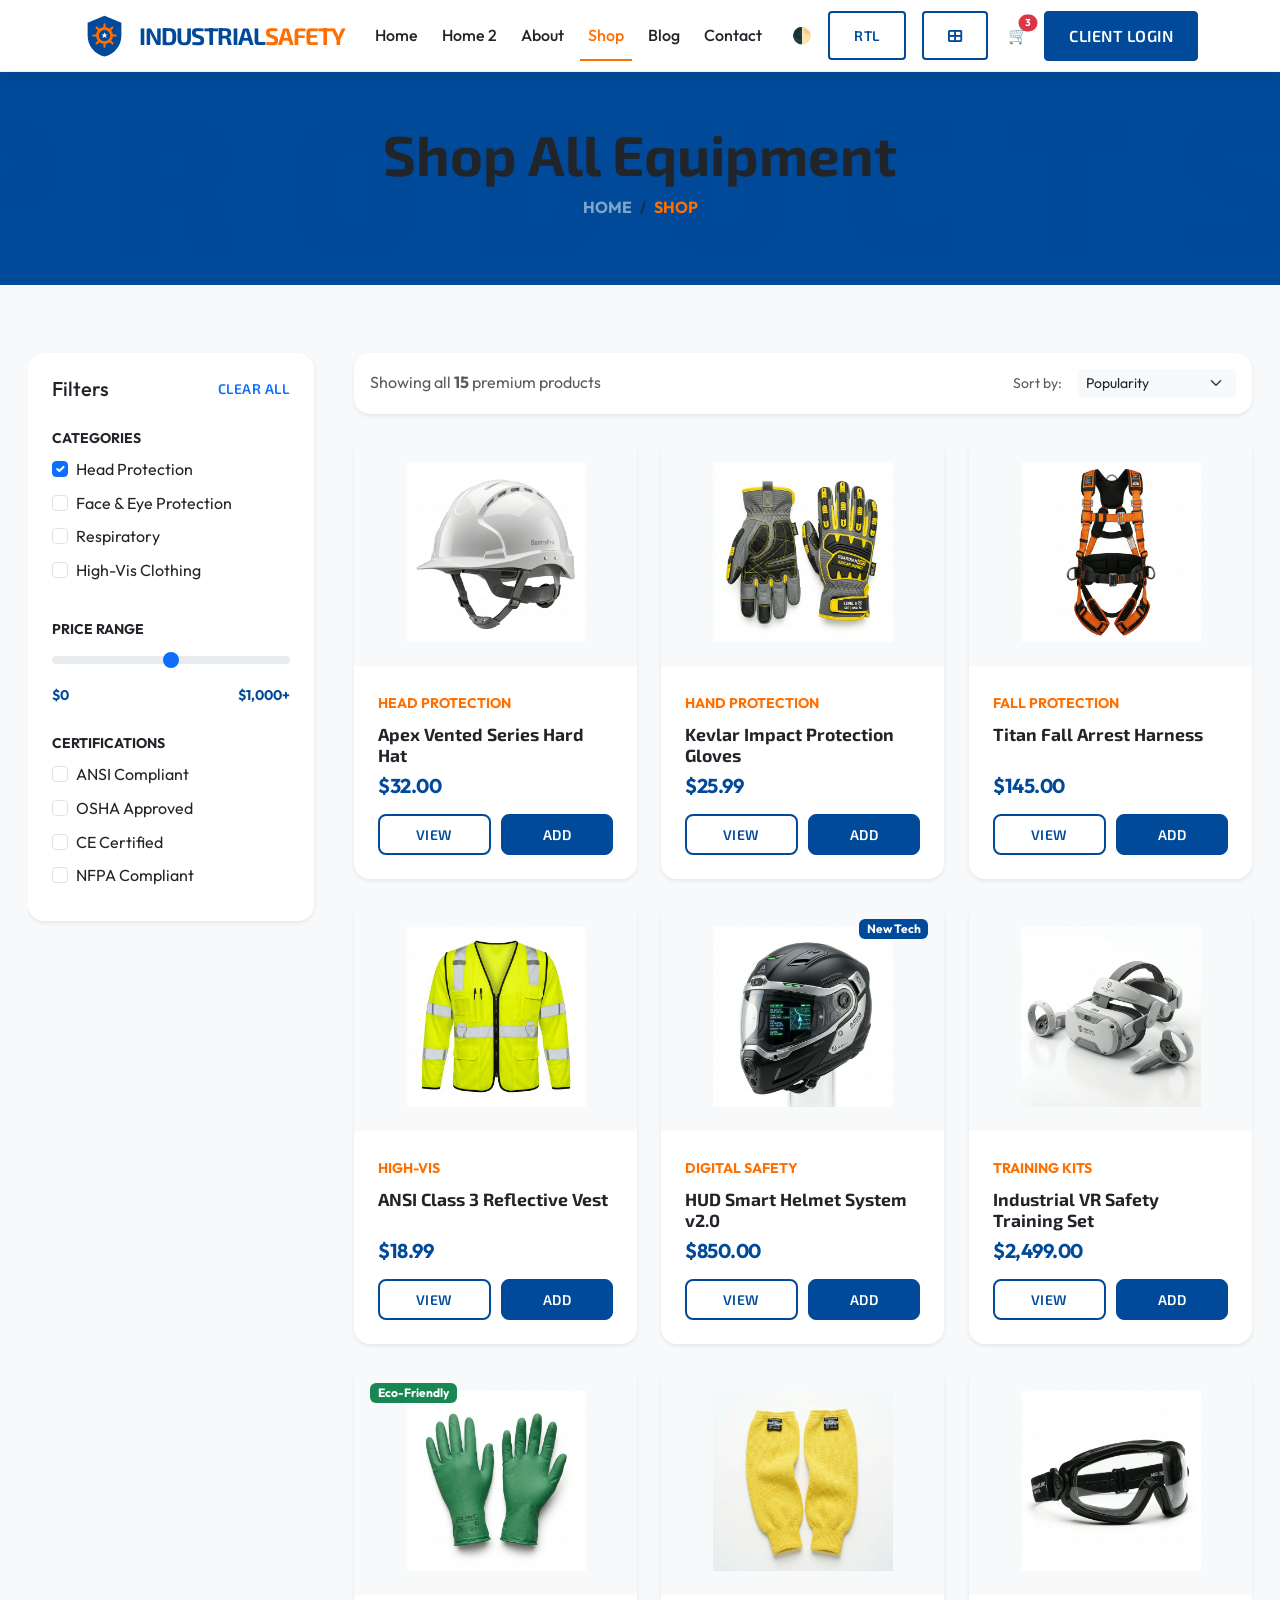
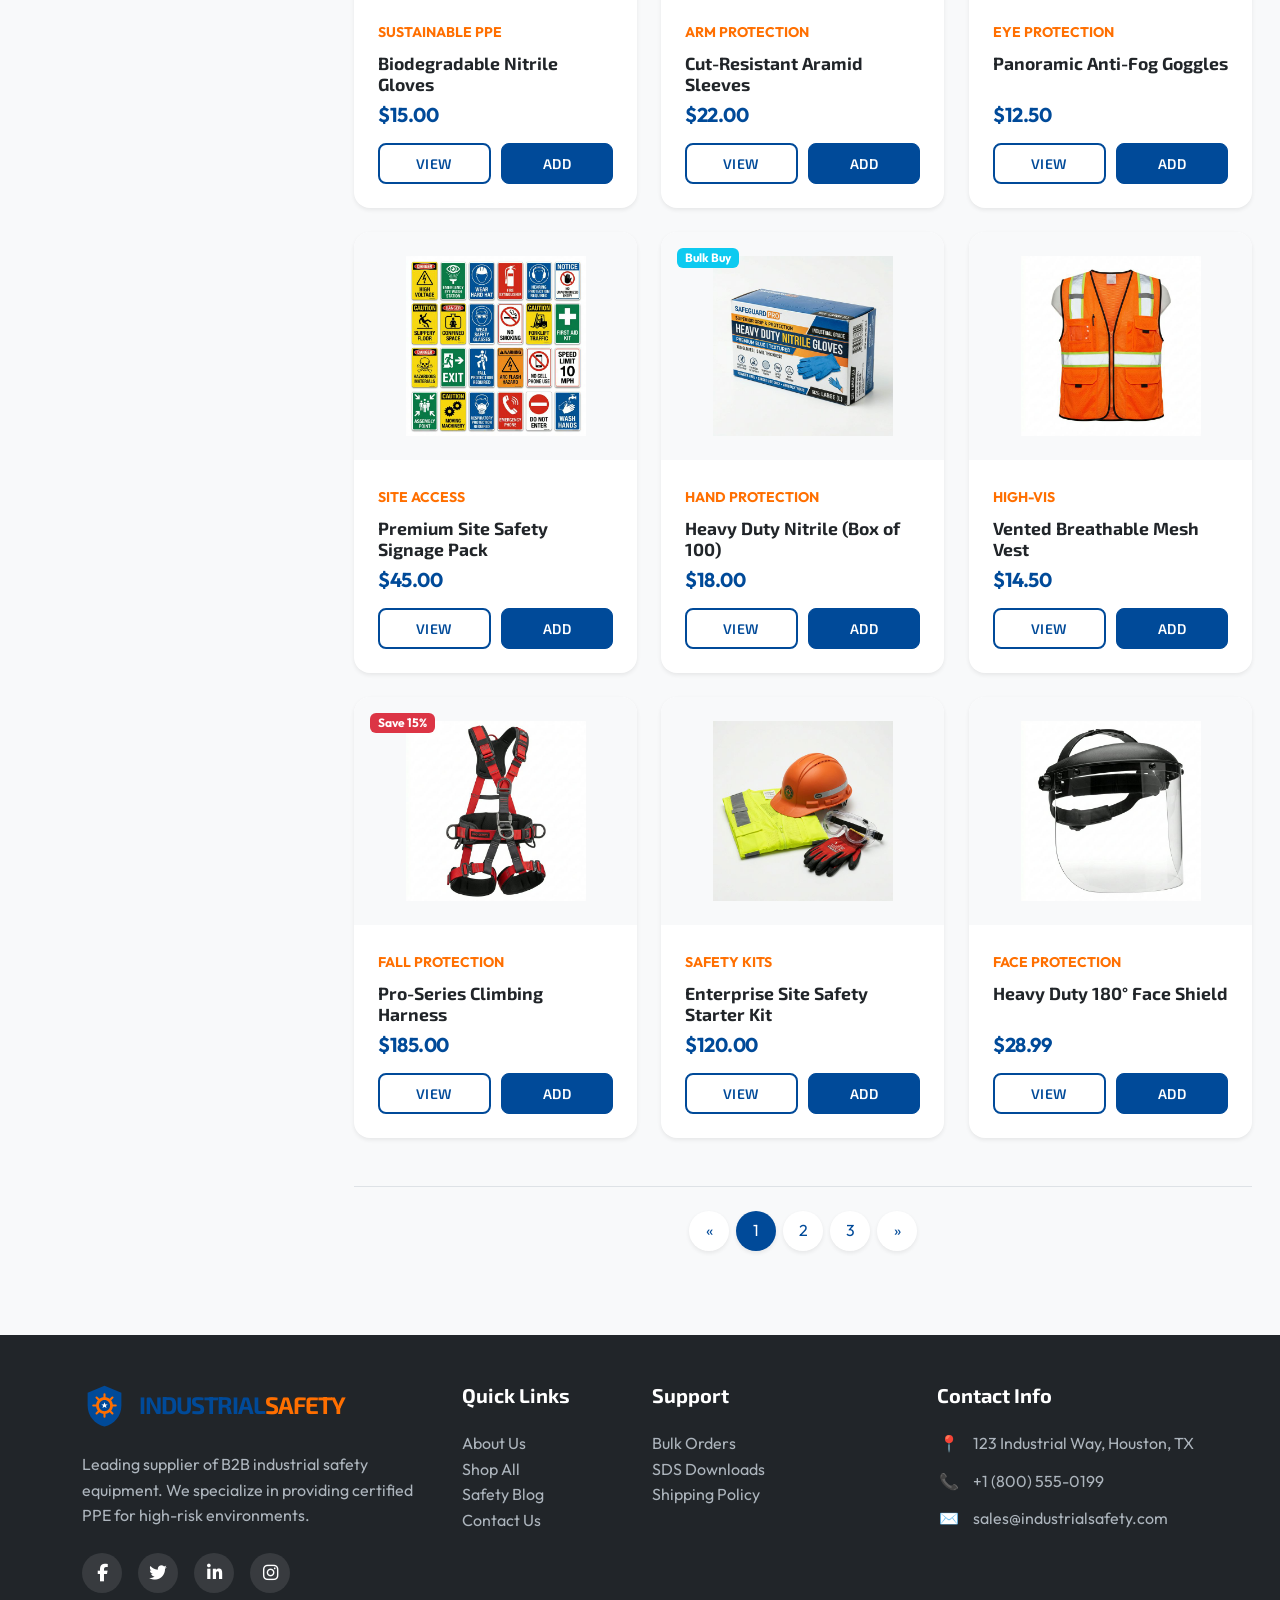
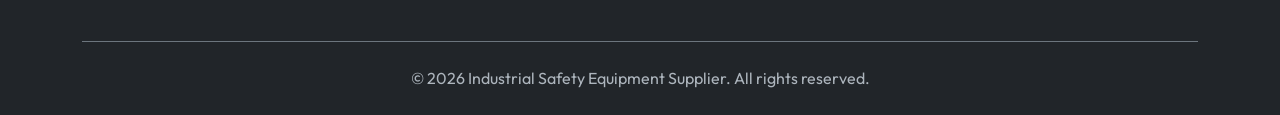
<file: shop.html>
<!DOCTYPE html>
<html lang="en">

<head>
    <meta charset="UTF-8">
    <meta name="viewport" content="width=device-width, initial-scale=1.0">
    <title>Shop | Industrial Safety Equipment Supplier</title>
    <!-- Google Fonts -->
    <link
        href="https://fonts.googleapis.com/css2?family=Exo+2:wght@300;400;600;700&family=Outfit:wght@300;400;500;600&display=swap"
        rel="stylesheet">
    <link href="https://cdn.jsdelivr.net/npm/bootstrap@5.3.0/dist/css/bootstrap.min.css" rel="stylesheet">
    <link rel="stylesheet" href="https://cdnjs.cloudflare.com/ajax/libs/font-awesome/6.4.0/css/all.min.css">
    <link rel="stylesheet" href="assets/css/style.css">
    <link rel="stylesheet" href="assets/css/dark-mode.css">
    <link rel="stylesheet" href="assets/css/rtl.css">
    <link rel="icon" type="image/png" href="assets/images/logo.svg">
</head>

<body class="bg-light shop-page">
    <!-- Main Navigation -->
    <nav class="navbar navbar-expand-xl fixed-top">
        <div class="container">
            <a class="navbar-brand brand-identity" href="index.html">
                <img src="assets/images/logo.svg" alt="Industrial Safety Logo" class="brand-icon">
                <strong class="brand-text">INDUSTRIAL<span class="brand-text-accent">SAFETY</span></strong>
            </a>

            <div class="d-flex align-items-center order-xl-last gap-2 gap-sm-3">
                <!-- Theme Toggle (Navbar: Desktop Only) -->
                <span class="d-none d-xl-inline-block theme-toggle" id="theme-toggle" title="Toggle Dark Mode" style="cursor: pointer;">🌓</span>
                <button class="btn btn-sm btn-outline-primary d-none d-xl-inline-block rtl-toggle" title="Toggle RTL">RTL</button>
                <a href="dashboard.html" class="btn btn-sm btn-outline-primary d-none d-xl-inline-block" title="Dashboard"><i class="fas fa-th-large"></i></a>

                <a href="cart.html" class="position-relative text-dark ms-1">
                    🛒 <span class="position-absolute top-0 start-100 translate-middle badge rounded-pill bg-danger"
                        style="font-size: 10px;">3</span>
                </a>

                <button class="navbar-toggler border-0 shadow-none" type="button" data-bs-toggle="offcanvas"
                    data-bs-target="#offcanvasNavbar" aria-controls="offcanvasNavbar">
                    <span class="navbar-toggler-icon"></span>
                </button>

                <a href="login.html" class="btn btn-primary d-none d-xl-inline-block">Client Login</a>
            </div>

            <div class="offcanvas offcanvas-end" tabindex="-1" id="offcanvasNavbar"
                aria-labelledby="offcanvasNavbarLabel">
                <div class="offcanvas-header border-bottom">
                    <h5 class="offcanvas-title" id="offcanvasNavbarLabel">Menu</h5>
                    <button type="button" class="btn-close" data-bs-dismiss="offcanvas" aria-label="Close"></button>
                </div>
                <div class="offcanvas-body">
                    <ul class="navbar-nav justify-content-center flex-grow-1 pe-3 gap-2">
                        <li class="nav-item"><a class="nav-link" href="index.html">Home</a></li>
                        <li class="nav-item"><a class="nav-link" href="home-2.html">Home 2</a></li>
                        <li class="nav-item"><a class="nav-link" href="about.html">About</a></li>
                        <li class="nav-item"><a class="nav-link active" href="shop.html">Shop</a></li>
                        <li class="nav-item"><a class="nav-link" href="blog.html">Blog</a></li>
                        <li class="nav-item"><a class="nav-link" href="contact.html">Contact</a></li>
                    </ul>
                    <div class="d-xl-none mt-auto p-4 border-top">
                        <div class="row g-2 mb-3">
                            <div class="col-4">
                                <span class="w-100 py-2 px-0 theme-toggle d-block text-center" style="font-size: 1.1rem; font-weight: 700; cursor: pointer;">🌓</span>
                            </div>
                            <div class="col-4">
                                <button class="btn btn-outline-primary w-100 py-2 px-0 fw-bold rtl-toggle" style="font-size: 0.75rem; font-weight: 700;">RTL</button>
                            </div>
                            <div class="col-4">
                                <a href="dashboard.html" class="btn btn-outline-primary w-100 py-2 px-0 small"
                                    style="font-size: 1.1rem; font-weight: 700;" title="Dashboard"><i class="fas fa-th-large"></i></a>
                            </div>
                        </div>
                        <a href="login.html" class="btn btn-primary w-100 py-2 fw-bold text-white text-uppercase"
                            style="letter-spacing: 1px;">Client Login</a>
                    </div>
                </div>
            </div>
        </div>
    </nav>

    <!-- Page Header (Replacing original simple h2) -->
    <div class="py-5 text-white position-relative overflow-hidden shop-header"
        style="background-color: var(--primary-color) !important;">
        <div class="bg-cert-text" style="top: 50%; opacity: 0.05;">PRODUCTS</div>
        <div class="container position-relative z-1 text-center">
            <h1 class="display-4 fw-bold mb-2">Shop All Equipment</h1>
            <nav aria-label="breadcrumb">
                <ol class="breadcrumb justify-content-center text-uppercase small fw-bold">
                    <li class="breadcrumb-item"><a href="index.html" class="text-white-50">Home</a></li>
                    <li class="breadcrumb-item active text-accent" aria-current="page">Shop</li>
                </ol>
            </nav>
        </div>
    </div>

    <div class="container-fluid py-4 py-xl-0 px-xl-5 shop-app-container mt-xl-5 pt-xl-4">
        <div class="row g-4 h-100">
            <!-- 1. Page Count, Sort & Filters (Order 1 on mobile, part of right side on desktop) -->
            <div class="col-12 d-xl-none order-1">
                <div class="bg-white p-3 rounded-4 shadow-sm mb-4 animate-me">
                    <div class="d-flex align-items-center justify-content-between w-100">
                        <div class="d-flex align-items-center gap-3">
                            <div class="dropdown">
                                <div class="d-flex align-items-center gap-2" type="button" data-bs-toggle="dropdown" 
                                     data-bs-auto-close="outside" aria-expanded="false" style="cursor: pointer;" id="filterIconTrigger">
                                    <i class="fas fa-filter text-primary fs-4" title="Toggle Filters"></i>
                                </div>
                                <div class="dropdown-menu p-4 shadow-lg border-0 rounded-4 mt-3 animate-me" style="width: 320px; z-index: 2000;">
                                    <div class="d-flex align-items-center mb-4">
                                        <span class="small fw-bold text-muted text-uppercase">Filter Settings</span>
                                        <button class="btn btn-sm btn-link ms-auto text-decoration-none p-0 text-accent small">Clear All</button>
                                    </div>

                                    <div class="mb-4">
                                        <label class="form-label fw-bold small text-uppercase mb-3">Categories</label>
                                        <div class="filter-options">
                                            <div class="form-check mb-2">
                                                <input class="form-check-input" type="checkbox" id="m-cat-1" checked>
                                                <label class="form-check-label" for="m-cat-1">Head Protection</label>
                                            </div>
                                            <div class="form-check mb-2">
                                                <input class="form-check-input" type="checkbox" id="m-cat-2">
                                                <label class="form-check-label" for="m-cat-2">Face & Eye</label>
                                            </div>
                                            <div class="form-check mb-2">
                                                <input class="form-check-input" type="checkbox" id="m-cat-3">
                                                <label class="form-check-label" for="m-cat-3">Respiratory</label>
                                            </div>
                                            <div class="form-check mb-2">
                                                <input class="form-check-input" type="checkbox" id="m-cat-4">
                                                <label class="form-check-label" for="m-cat-4">High-Vis Clothing</label>
                                            </div>
                                        </div>
                                    </div>

                                    <div class="mb-4 pt-2 border-top">
                                        <label class="form-label fw-bold small text-uppercase mb-3 mt-2">Price Range</label>
                                        <input type="range" class="form-range custom-range" min="0" max="1000" id="m-priceRange">
                                        <div class="d-flex justify-content-between mt-1">
                                            <span class="small fw-bold text-primary">$0</span>
                                            <span class="small fw-bold text-primary">$1,000+</span>
                                        </div>
                                    </div>

                                    <div class="mb-4 pt-2 border-top">
                                        <label class="form-label fw-bold small text-uppercase mb-3 mt-2">Certifications</label>
                                        <div class="filter-options">
                                            <div class="form-check mb-2">
                                                <input class="form-check-input" type="checkbox" id="m-cert-1">
                                                <label class="form-check-label" for="m-cert-1">ANSI Compliant</label>
                                            </div>
                                            <div class="form-check mb-2">
                                                <input class="form-check-input" type="checkbox" id="m-cert-2">
                                                <label class="form-check-label" for="m-cert-2">OSHA Approved</label>
                                            </div>
                                            <div class="form-check mb-2">
                                                <input class="form-check-input" type="checkbox" id="m-cert-3">
                                                <label class="form-check-label" for="m-cert-3">CE Certified</label>
                                            </div>
                                        </div>
                                    </div>
                                    
                                    <button class="btn btn-primary w-100 mt-3 py-2 rounded-3 small text-uppercase fw-bold" type="button" onclick="this.closest('.dropdown-menu').previousElementSibling.click()">Apply Filters</button>
                                </div>
                            </div>
                            <p class="mb-0 text-muted small">Showing all <strong>15</strong> premium products</p>
                        </div>
                        <div class="d-flex align-items-center gap-2 ms-auto">
                            <span class="small text-muted text-nowrap">Sort:</span>
                            <select class="form-select form-select-sm border-0 bg-light w-auto fw-bold" style="border-radius: 10px;">
                                <option>Popularity</option>
                                <option>Price: Low to High</option>
                                <option>Price: High to Low</option>
                            </select>
                        </div>
                    </div>
                </div>
            </div>

            <!-- 2. Sidebar Filters (Desktop Only) -->
            <aside class="col-xl-3 shop-sidebar d-none d-xl-block order-xl-1">
                <div class="card p-4 border-0 shadow-sm rounded-4">
                    <div class="d-flex align-items-center mb-4">
                        <span class="h5 mb-0">Filters</span>
                        <button class="btn btn-sm btn-link ms-auto text-decoration-none p-0">Clear All</button>
                    </div>

                    <div class="mb-4">
                        <label class="form-label fw-bold small text-uppercase">Categories</label>
                        <div class="filter-options">
                            <div class="form-check mb-2">
                                <input class="form-check-input" type="checkbox" id="cat-1" checked>
                                <label class="form-check-label" for="cat-1">Head Protection</label>
                            </div>
                            <div class="form-check mb-2">
                                <input class="form-check-input" type="checkbox" id="cat-2">
                                <label class="form-check-label" for="cat-2">Face & Eye Protection</label>
                            </div>
                            <div class="form-check mb-2">
                                <input class="form-check-input" type="checkbox" id="cat-3">
                                <label class="form-check-label" for="cat-3">Respiratory</label>
                            </div>
                            <div class="form-check mb-2">
                                <input class="form-check-input" type="checkbox" id="cat-4">
                                <label class="form-check-label" for="cat-4">High-Vis Clothing</label>
                            </div>
                        </div>
                    </div>

                    <div class="mb-4">
                        <label class="form-label fw-bold small text-uppercase">Price Range</label>
                        <input type="range" class="form-range custom-range" min="0" max="1000" id="priceRange">
                        <div class="d-flex justify-content-between mt-1">
                            <span class="small fw-bold text-primary">$0</span>
                            <span class="small fw-bold text-primary">$1,000+</span>
                        </div>
                    </div>

                    <div class="mb-0">
                        <label class="form-label fw-bold small text-uppercase">Certifications</label>
                        <div class="filter-options">
                            <div class="form-check mb-2">
                                <input class="form-check-input" type="checkbox" id="cert-1">
                                <label class="form-check-label" for="cert-1">ANSI Compliant</label>
                            </div>
                            <div class="form-check mb-2">
                                <input class="form-check-input" type="checkbox" id="cert-2">
                                <label class="form-check-label" for="cert-2">OSHA Approved</label>
                            </div>
                            <div class="form-check mb-2">
                                <input class="form-check-input" type="checkbox" id="cert-3">
                                <label class="form-check-label" for="cert-3">CE Certified</label>
                            </div>
                            <div class="form-check mb-2">
                                <input class="form-check-input" type="checkbox" id="cert-4">
                                <label class="form-check-label" for="cert-4">NFPA Compliant</label>
                            </div>
                        </div>
                    </div>
                </div>
            </aside>

            <!-- 3. Main Content Grid (Order 2 on mobile, Below count on desktop) -->
            <main class="col-xl-9 shop-products-area order-2 order-xl-2 ms-xl-auto">
                <!-- Desktop Only: Page Count & Sort (Ensures no gap between count and products on desktop) -->
                <div class="d-none d-xl-flex flex-column flex-md-row justify-content-between align-items-md-center mb-4 gap-3 bg-white p-3 rounded-4 shadow-sm animate-me">
                    <p class="mb-0 text-muted">Showing all <strong>15</strong> premium products</p>
                    <div class="d-flex align-items-center gap-3">
                        <span class="small text-muted text-nowrap">Sort by:</span>
                        <select class="form-select form-select-sm border-0 bg-light w-auto">
                            <option>Popularity</option>
                            <option>Price: Low to High</option>
                            <option>Price: High to Low</option>
                        </select>
                    </div>
                </div>

                <div class="row g-4">
                    <!-- 1: Hard Hat -->
                    <div class="col-sm-6 col-md-4 reveal-text" style="transition-delay: 0.1s;">
                        <div class="product-card card h-100 border-0 shadow-sm rounded-4 overflow-hidden">
                            <div class="card-img-wrapper bg-light p-4 text-center">
                                <img src="assets/images/products/hard_hat_apex.png" class="img-fluid product-img-main"
                                    alt="Hard Hat" style="max-height: 180px;">
                            </div>
                            <div class="card-body p-4 flex-direction-column">
                                <div class="mt-auto">
                                    <span class="text-uppercase small fw-bold text-accent">Head Protection</span>
                                    <h5 class="card-title my-2">Apex Vented Series Hard Hat</h5>
                                    <p class="price-tag h5 fw-bold text-primary mb-3">$32.00</p>
                                    <div class="product-actions grid-template-columns-2">
                                        <a href="#" class="btn btn-outline-primary btn-sm rounded-3 py-2">View</a>
                                        <button class="btn btn-primary btn-sm rounded-3 py-2">Add</button>
                                    </div>
                                </div>
                            </div>
                        </div>
                    </div>

                    <!-- 2: Gloves -->
                    <div class="col-sm-6 col-md-4 reveal-text" style="transition-delay: 0.2s;">
                        <div class="product-card card h-100 border-0 shadow-sm rounded-4 overflow-hidden">
                            <div class="card-img-wrapper bg-light p-4 text-center">
                                <img src="assets/images/products/kevlar_gloves.png" class="img-fluid product-img-main"
                                    alt="Gloves" style="max-height: 180px;">
                            </div>
                            <div class="card-body p-4 flex-direction-column">
                                <div class="mt-auto">
                                    <span class="text-uppercase small fw-bold text-accent">Hand Protection</span>
                                    <h5 class="card-title my-2">Kevlar Impact Protection Gloves</h5>
                                    <p class="price-tag h5 fw-bold text-primary mb-3">$25.99</p>
                                    <div class="product-actions grid-template-columns-2">
                                        <a href="#" class="btn btn-outline-primary btn-sm rounded-3 py-2">View</a>
                                        <button class="btn btn-primary btn-sm rounded-3 py-2">Add</button>
                                    </div>
                                </div>
                            </div>
                        </div>
                    </div>

                    <!-- 3: Harness -->
                    <div class="col-sm-6 col-md-4 reveal-text" style="transition-delay: 0.3s;">
                        <div class="product-card card h-100 border-0 shadow-sm rounded-4 overflow-hidden">
                            <div class="card-img-wrapper bg-light p-4 text-center">
                                <img src="assets/images/products/fall_arrest_harness.png"
                                    class="img-fluid product-img-main" alt="Harness" style="max-height: 180px;">
                            </div>
                            <div class="card-body p-4 flex-direction-column">
                                <div class="mt-auto">
                                    <span class="text-uppercase small fw-bold text-accent">Fall Protection</span>
                                    <h5 class="card-title my-2">Titan Fall Arrest Harness</h5>
                                    <p class="price-tag h5 fw-bold text-primary mb-3">$145.00</p>
                                    <div class="product-actions grid-template-columns-2">
                                        <a href="#" class="btn btn-outline-primary btn-sm rounded-3 py-2">View</a>
                                        <button class="btn btn-primary btn-sm rounded-3 py-2">Add</button>
                                    </div>
                                </div>
                            </div>
                        </div>
                    </div>

                    <!-- 4: Safety Vest -->
                    <div class="col-sm-6 col-md-4 reveal-text" style="transition-delay: 0.1s;">
                        <div class="product-card card h-100 border-0 shadow-sm rounded-4 overflow-hidden">
                            <div class="card-img-wrapper bg-light p-4 text-center">
                                <img src="assets/images/products/reflective_vest_c3.png"
                                    class="img-fluid product-img-main" alt="Vest" style="max-height: 180px;">
                            </div>
                            <div class="card-body p-4 flex-direction-column">
                                <div class="mt-auto">
                                    <span class="text-uppercase small fw-bold text-accent">High-Vis</span>
                                    <h5 class="card-title my-2">ANSI Class 3 Reflective Vest</h5>
                                    <p class="price-tag h5 fw-bold text-primary mb-3">$18.99</p>
                                    <div class="product-actions grid-template-columns-2">
                                        <a href="#" class="btn btn-outline-primary btn-sm rounded-3 py-2">View</a>
                                        <button class="btn btn-primary btn-sm rounded-3 py-2">Add</button>
                                    </div>
                                </div>
                            </div>
                        </div>
                    </div>

                    <!-- 5: Smart Helmet -->
                    <div class="col-sm-6 col-md-4 reveal-text" style="transition-delay: 0.2s;">
                        <div class="product-card card h-100 border-0 shadow-sm rounded-4 overflow-hidden">
                            <div class="badge bg-primary position-absolute top-0 end-0 m-3 z-1">New Tech</div>
                            <div class="card-img-wrapper bg-light p-4 text-center">
                                <img src="assets/images/products/hud_smart_helmet.png"
                                    class="img-fluid product-img-main" alt="Smart Helmet" style="max-height: 180px;">
                            </div>
                            <div class="card-body p-4 flex-direction-column">
                                <div class="mt-auto">
                                    <span class="text-uppercase small fw-bold text-accent">Digital Safety</span>
                                    <h5 class="card-title my-2">HUD Smart Helmet System v2.0</h5>
                                    <p class="price-tag h5 fw-bold text-primary mb-3">$850.00</p>
                                    <div class="product-actions grid-template-columns-2">
                                        <a href="#" class="btn btn-outline-primary btn-sm rounded-3 py-2">View</a>
                                        <button class="btn btn-primary btn-sm rounded-3 py-2">Add</button>
                                    </div>
                                </div>
                            </div>
                        </div>
                    </div>

                    <!-- 6: VR Training -->
                    <div class="col-sm-6 col-md-4 reveal-text" style="transition-delay: 0.3s;">
                        <div class="product-card card h-100 border-0 shadow-sm rounded-4 overflow-hidden">
                            <div class="card-img-wrapper bg-light p-4 text-center">
                                <img src="assets/images/products/vr_training_set.png" class="img-fluid product-img-main"
                                    alt="VR Safety" style="max-height: 180px;">
                            </div>
                            <div class="card-body p-4 flex-direction-column">
                                <div class="mt-auto">
                                    <span class="text-uppercase small fw-bold text-accent">Training Kits</span>
                                    <h5 class="card-title my-2">Industrial VR Safety Training Set</h5>
                                    <p class="price-tag h5 fw-bold text-primary mb-3">$2,499.00</p>
                                    <div class="product-actions grid-template-columns-2">
                                        <a href="#" class="btn btn-outline-primary btn-sm rounded-3 py-2">View</a>
                                        <button class="btn btn-primary btn-sm rounded-3 py-2">Add</button>
                                    </div>
                                </div>
                            </div>
                        </div>
                    </div>

                    <!-- 7: Sustainable Gloves -->
                    <div class="col-sm-6 col-md-4 reveal-text" style="transition-delay: 0.1s;">
                        <div class="product-card card h-100 border-0 shadow-sm rounded-4 overflow-hidden">
                            <div class="badge bg-success position-absolute top-0 start-0 m-3 z-1">Eco-Friendly</div>
                            <div class="card-img-wrapper bg-light p-4 text-center">
                                <img src="assets/images/products/eco_nitrile_gloves.png"
                                    class="img-fluid product-img-main" alt="Eco Gear" style="max-height: 180px;">
                            </div>
                            <div class="card-body p-4 flex-direction-column">
                                <div class="mt-auto">
                                    <span class="text-uppercase small fw-bold text-accent">Sustainable PPE</span>
                                    <h5 class="card-title my-2">Biodegradable Nitrile Gloves</h5>
                                    <p class="price-tag h5 fw-bold text-primary mb-3">$15.00</p>
                                    <div class="product-actions grid-template-columns-2">
                                        <a href="#" class="btn btn-outline-primary btn-sm rounded-3 py-2">View</a>
                                        <button class="btn btn-primary btn-sm rounded-3 py-2">Add</button>
                                    </div>
                                </div>
                            </div>
                        </div>
                    </div>

                    <!-- 8: Protective Material Sleeves -->
                    <div class="col-sm-6 col-md-4 reveal-text" style="transition-delay: 0.2s;">
                        <div class="product-card card h-100 border-0 shadow-sm rounded-4 overflow-hidden">
                            <div class="card-img-wrapper bg-light p-4 text-center">
                                <img src="assets/images/products/aramid_sleeves.png" class="img-fluid product-img-main"
                                    alt="Sleeves" style="max-height: 180px;">
                            </div>
                            <div class="card-body p-4 flex-direction-column">
                                <div class="mt-auto">
                                    <span class="text-uppercase small fw-bold text-accent">Arm Protection</span>
                                    <h5 class="card-title my-2">Cut-Resistant Aramid Sleeves</h5>
                                    <p class="price-tag h5 fw-bold text-primary mb-3">$22.00</p>
                                    <div class="product-actions grid-template-columns-2">
                                        <a href="#" class="btn btn-outline-primary btn-sm rounded-3 py-2">View</a>
                                        <button class="btn btn-primary btn-sm rounded-3 py-2">Add</button>
                                    </div>
                                </div>
                            </div>
                        </div>
                    </div>

                    <!-- 9: Goggles -->
                    <div class="col-sm-6 col-md-4 reveal-text" style="transition-delay: 0.3s;">
                        <div class="product-card card h-100 border-0 shadow-sm rounded-4 overflow-hidden">
                            <div class="card-img-wrapper bg-light p-4 text-center">
                                <img src="assets/images/products/panoramic_goggles.png"
                                    class="img-fluid product-img-main" alt="Goggles" style="max-height: 180px;">
                            </div>
                            <div class="card-body p-4 flex-direction-column">
                                <div class="mt-auto">
                                    <span class="text-uppercase small fw-bold text-accent">Eye Protection</span>
                                    <h5 class="card-title my-2">Panoramic Anti-Fog Goggles</h5>
                                    <p class="price-tag h5 fw-bold text-primary mb-3">$12.50</p>
                                    <div class="product-actions grid-template-columns-2">
                                        <a href="#" class="btn btn-outline-primary btn-sm rounded-3 py-2">View</a>
                                        <button class="btn btn-primary btn-sm rounded-3 py-2">Add</button>
                                    </div>
                                </div>
                            </div>
                        </div>
                    </div>

                    <!-- 10: Signage Pack -->
                    <div class="col-sm-6 col-md-4 reveal-text" style="transition-delay: 0.1s;">
                        <div class="product-card card h-100 border-0 shadow-sm rounded-4 overflow-hidden">
                            <div class="card-img-wrapper bg-light p-4 text-center">
                                <img src="assets/images/products/safety_signage.png" alt="Signage"
                                    class="img-fluid product-img-main" style="max-height: 180px;">
                            </div>
                            <div class="card-body p-4 flex-direction-column">
                                <div class="mt-auto">
                                    <span class="text-uppercase small fw-bold text-accent">Site Access</span>
                                    <h5 class="card-title my-2">Premium Site Safety Signage Pack</h5>
                                    <p class="price-tag h5 fw-bold text-primary mb-3">$45.00</p>
                                    <div class="product-actions grid-template-columns-2">
                                        <a href="#" class="btn btn-outline-primary btn-sm rounded-3 py-2">View</a>
                                        <button class="btn btn-primary btn-sm rounded-3 py-2">Add</button>
                                    </div>
                                </div>
                            </div>
                        </div>
                    </div>

                    <!-- 11: Bulk Nitrile Gloves -->
                    <div class="col-sm-6 col-md-4 reveal-text" style="transition-delay: 0.2s;">
                        <div class="product-card card h-100 border-0 shadow-sm rounded-4 overflow-hidden">
                            <div class="badge bg-info position-absolute top-0 start-0 m-3 z-1">Bulk Buy</div>
                            <div class="card-img-wrapper bg-light p-4 text-center">
                                <img src="assets/images/products/nitrile_gloves_bulk.png" alt="Gloves Bulk"
                                    class="img-fluid product-img-main" style="max-height: 180px;">
                            </div>
                            <div class="card-body p-4 flex-direction-column">
                                <div class="mt-auto">
                                    <span class="text-uppercase small fw-bold text-accent">Hand Protection</span>
                                    <h5 class="card-title my-2">Heavy Duty Nitrile (Box of 100)</h5>
                                    <p class="price-tag h5 fw-bold text-primary mb-3">$18.00</p>
                                    <div class="product-actions grid-template-columns-2">
                                        <a href="#" class="btn btn-outline-primary btn-sm rounded-3 py-2">View</a>
                                        <button class="btn btn-primary btn-sm rounded-3 py-2">Add</button>
                                    </div>
                                </div>
                            </div>
                        </div>
                    </div>

                    <!-- 12: High-Viz Mesh Vest -->
                    <div class="col-sm-6 col-md-4 reveal-text" style="transition-delay: 0.3s;">
                        <div class="product-card card h-100 border-0 shadow-sm rounded-4 overflow-hidden">
                            <div class="card-img-wrapper bg-light p-4 text-center">
                                <img src="assets/images/products/mesh_vest.png" alt="Mesh Vest"
                                    class="img-fluid product-img-main" style="max-height: 180px;">
                            </div>
                            <div class="card-body p-4 flex-direction-column">
                                <div class="mt-auto">
                                    <span class="text-uppercase small fw-bold text-accent">High-Vis</span>
                                    <h5 class="card-title my-2">Vented Breathable Mesh Vest</h5>
                                    <p class="price-tag h5 fw-bold text-primary mb-3">$14.50</p>
                                    <div class="product-actions grid-template-columns-2">
                                        <a href="#" class="btn btn-outline-primary btn-sm rounded-3 py-2">View</a>
                                        <button class="btn btn-primary btn-sm rounded-3 py-2">Add</button>
                                    </div>
                                </div>
                            </div>
                        </div>
                    </div>

                    <!-- 13: Full Body Climbing Harness -->
                    <div class="col-sm-6 col-md-4 reveal-text" style="transition-delay: 0.1s;">
                        <div class="product-card card h-100 border-0 shadow-sm rounded-4 overflow-hidden">
                            <div class="badge bg-danger position-absolute top-0 start-0 m-3 z-1">Save 15%</div>
                            <div class="card-img-wrapper bg-light p-4 text-center">
                                <img src="assets/images/products/pro_harness.png" alt="Pro Harness"
                                    class="img-fluid product-img-main" style="max-height: 180px;">
                            </div>
                            <div class="card-body p-4 flex-direction-column">
                                <div class="mt-auto">
                                    <span class="text-uppercase small fw-bold text-accent">Fall Protection</span>
                                    <h5 class="card-title my-2">Pro-Series Climbing Harness</h5>
                                    <p class="price-tag h5 fw-bold text-primary mb-3">$185.00</p>
                                    <div class="product-actions grid-template-columns-2">
                                        <a href="#" class="btn btn-outline-primary btn-sm rounded-3 py-2">View</a>
                                        <button class="btn btn-primary btn-sm rounded-3 py-2">Add</button>
                                    </div>
                                </div>
                            </div>
                        </div>
                    </div>

                    <!-- 14: Safety Boot Steel Toe -->
                    <div class="col-sm-6 col-md-4 reveal-text" style="transition-delay: 0.2s;">
                        <div class="product-card card h-100 border-0 shadow-sm rounded-4 overflow-hidden">
                            <div class="card-img-wrapper bg-light p-4 text-center">
                                <img src="assets/images/products/safety_starter_kit.png" alt="Safety Kit"
                                    class="img-fluid product-img-main" style="max-height: 180px;">
                            </div>
                            <div class="card-body p-4 flex-direction-column">
                                <div class="mt-auto">
                                    <span class="text-uppercase small fw-bold text-accent">Safety Kits</span>
                                    <h5 class="card-title my-2">Enterprise Site Safety Starter Kit</h5>
                                    <p class="price-tag h5 fw-bold text-primary mb-3">$120.00</p>
                                    <div class="product-actions grid-template-columns-2">
                                        <a href="#" class="btn btn-outline-primary btn-sm rounded-3 py-2">View</a>
                                        <button class="btn btn-primary btn-sm rounded-3 py-2">Add</button>
                                    </div>
                                </div>
                            </div>
                        </div>
                    </div>

                    <!-- 15: Face Shield -->
                    <div class="col-sm-6 col-md-4 reveal-text" style="transition-delay: 0.3s;">
                        <div class="product-card card h-100 border-0 shadow-sm rounded-4 overflow-hidden">
                            <div class="card-img-wrapper bg-light p-4 text-center">
                                <img src="assets/images/products/face_shield.png" alt="Face Shield"
                                    class="img-fluid product-img-main" style="max-height: 180px;">
                            </div>
                            <div class="card-body p-4 flex-direction-column">
                                <div class="mt-auto">
                                    <span class="text-uppercase small fw-bold text-accent">Face Protection</span>
                                    <h5 class="card-title my-2">Heavy Duty 180° Face Shield</h5>
                                    <p class="price-tag h5 fw-bold text-primary mb-3">$28.99</p>
                                    <div class="product-actions grid-template-columns-2">
                                        <a href="#" class="btn btn-outline-primary btn-sm rounded-3 py-2">View</a>
                                        <button class="btn btn-primary btn-sm rounded-3 py-2">Add</button>
                                    </div>
                                </div>
                            </div>
                        </div>
                    </div>
                </div>

                <!-- Pagination (Improved Styling) -->
                <nav class="mt-5 pt-4 border-top">
                    <ul class="pagination justify-content-center gap-2">
                        <li class="page-item"><a class="page-link rounded-circle border-0 bg-white shadow-sm"
                                href="#">«</a></li>
                        <li class="page-item active"><a class="page-link rounded-circle border-0 shadow-sm"
                                href="#">1</a></li>
                        <li class="page-item"><a class="page-link rounded-circle border-0 bg-white shadow-sm"
                                href="#">2</a></li>
                        <li class="page-item"><a class="page-link rounded-circle border-0 bg-white shadow-sm"
                                href="#">3</a></li>
                        <li class="page-item"><a class="page-link rounded-circle border-0 bg-white shadow-sm"
                                href="#">»</a></li>
                    </ul>
                </nav>
            </main>
        </div>
    </div>

    <!-- Footer (Restored to total page bottom) -->
    <footer class="footer mt-5 pt-5">
        <div class="container">
            <div class="row g-4 mb-5 text-start">
                <div class="col-lg-4">
                    <a href="index.html" class="brand-identity mb-4">
                        <img src="assets/images/logo.svg" alt="Logo" class="brand-icon">
                        <strong class="brand-text">INDUSTRIAL<span class="brand-text-accent">SAFETY</span></strong>
                    </a>
                    <p>Leading supplier of B2B industrial safety equipment. We specialize in providing certified PPE for
                        high-risk environments.</p>
                    <div class="d-flex gap-3 mt-4">
                        <a href="#" class="social-icon" title="Facebook"><i class="fab fa-facebook-f"></i></a>
                        <a href="#" class="social-icon" title="X (Twitter)"><i class="fab fa-twitter"></i></a>
                        <a href="#" class="social-icon" title="LinkedIn"><i class="fab fa-linkedin-in"></i></a>
                        <a href="#" class="social-icon" title="Instagram"><i class="fab fa-instagram"></i></a>
                    </div>
                </div>
                <div class="col-lg-2 col-md-4">
                    <h5>Quick Links</h5>
                    <ul class="list-unstyled">
                        <li><a href="about.html">About Us</a></li>
                        <li><a href="shop.html">Shop All</a></li>
                        <li><a href="blog.html">Safety Blog</a></li>
                        <li><a href="contact.html">Contact Us</a></li>
                    </ul>
                </div>
                <div class="col-lg-3 col-md-4">
                    <h5>Support</h5>
                    <ul class="list-unstyled">
                        <li><a href="shop.html">Bulk Orders</a></li>
                        <li><a href="dashboard.html">SDS Downloads</a></li>
                        <li><a href="#">Shipping Policy</a></li>
                    </ul>
                </div>
                <div class="col-lg-3 col-md-4">
                    <h5>Contact Info</h5>
                    <ul class="list-unstyled footer-contact-list">
                        <li><span>📍</span> 123 Industrial Way, Houston, TX</li>
                        <li><span>📞</span> +1 (800) 555-0199</li>
                        <li><span>✉️</span> sales@industrialsafety.com</li>
                    </ul>
                </div>
            </div>
            <div class="border-top border-secondary py-4 text-center">
                <p class="mb-0">&copy; 2026 Industrial Safety Equipment Supplier. All rights reserved.</p>
            </div>
        </div>
    </footer>

    <!-- Back to Top -->
    <a href="#" id="back-to-top" class="btn btn-accent rounded-circle position-fixed bottom-0 end-0 m-4 shadow"
        style="width: 50px; height: 50px; z-index: 1000; display: none; align-items: center; justify-content: center;">
        ↑
    </a>

    <div id="filter-backdrop" class="d-none" style="position: fixed; top: 0; left: 0; width: 100vw; height: 100vh; background: rgba(0, 0, 0, 0.4); z-index: 1050; backdrop-filter: blur(2px);"></div>

    <script src="https://cdn.jsdelivr.net/npm/bootstrap@5.3.0/dist/js/bootstrap.bundle.min.js"></script>
    <script src="assets/js/main.js"></script>
    <script>
        document.addEventListener('DOMContentLoaded', function() {
            const filterTrigger = document.getElementById('filterIconTrigger');
            const backdrop = document.getElementById('filter-backdrop');
            
            if (filterTrigger && backdrop) {
                filterTrigger.addEventListener('show.bs.dropdown', function () {
                    backdrop.classList.remove('d-none');
                });
                filterTrigger.addEventListener('hide.bs.dropdown', function () {
                    backdrop.classList.add('d-none');
                });
            }
        });
    </script>
</body>

</html>
</file>
<file: assets/css/style.css>
/*
    Industrial Safety Equipment Supplier - Core Design System
    Version: 1.0
    Description: Base styles including typography, spacing, and brand colors.
*/

:root {
    /* Brand Colors */
    --primary-color: #004a99;
    /* Industrial Blue */
    --secondary-color: #212529;
    /* Dark Charcoal */
    --accent: #ff6f00;
    /* Alias */
    --accent-color: #ff6f00;
    /* Safety Orange */
    --accent-light: #ffa45e;

    /* Neutral Colors */
    --bg-light: #ffffff;
    --bg-alt: #f8f9fa;
    --text-main: #212529;
    --text-muted: #6c757d;
    --border-color: #dee2e6;


    /* Spacing System */
    --space-8: 8px;
    --space-16: 16px;
    --space-24: 24px;
    --space-32: 32px;
    --space-48: 48px;
    --space-64: 64px;

    /* Typography */
    --font-heading: 'Exo 2', sans-serif;
    --font-body: 'Outfit', sans-serif;

    /* Transitions */
    --transition-base: all 0.3s ease-in-out;
}

/* Base Styles */
html,
body {
    font-family: var(--font-body);
    color: var(--text-main);
    background-color: var(--bg-light);
    line-height: 1.6;
    overflow-x: hidden;
    margin: 0;
    padding: 0;
}

h1,
h2,
h3,
h4,
h5,
h6 {
    font-family: var(--font-heading);
    font-weight: 700;
    margin-bottom: var(--space-16);
    color: var(--secondary-color);
}

a {
    transition: var(--transition-base);
    text-decoration: none;
    color: var(--primary-color);
}

a:hover {
    color: var(--accent-color);
}

/* Custom Spacing Utilities */
.mt-64 {
    margin-top: var(--space-64);
}

.mb-64 {
    margin-bottom: var(--space-64);
}

.py-64 {
    padding-top: var(--space-64);
    padding-bottom: var(--space-64);
}

.py-100 {
    padding: 100px 0;
}

.py-120 {
    padding: 120px 0;
}

/* Component Styles */
.btn {
    border-radius: 4px;
    font-weight: 600;
    padding: 12px 24px;
    font-family: var(--font-heading);
    text-transform: uppercase;
    letter-spacing: 0.5px;
    transition: var(--transition-base);
}

.btn-primary {
    background-color: var(--primary-color);
    border-color: var(--primary-color);
    color: #fff;
    font-weight: 600;
    transition: all 0.3s cubic-bezier(0.175, 0.885, 0.32, 1.275);
}

.btn-primary:hover {
    color: #fff !important;
    background-color: var(--secondary-color);
    border-color: var(--secondary-color);
    transform: translateY(-2px);
    box-shadow: 0 10px 20px rgba(0, 74, 153, 0.2);
}

/* --- Standard Brand Identity --- */
.brand-identity {
    display: flex;
    align-items: center;
    text-decoration: none !important;
}

.brand-icon {
    width: 45px !important;
    height: 45px !important;
    margin-right: 12px !important;
    flex-shrink: 0;
}

.brand-text {
    font-family: var(--font-heading) !important;
    font-weight: 700 !important;
    font-size: 24px !important;
    line-height: 1 !important;
    letter-spacing: -1px !important;
    color: var(--primary-color) !important;
    text-transform: uppercase;
}

.brand-text-accent {
    color: var(--accent-color) !important;
}

/* Compact Brand for Dashboard/Sidebar */
.brand-identity.compact .brand-icon {
    width: 32px !important;
    height: 32px !important;
    margin-right: 8px !important;
}

.brand-identity.compact .brand-text {
    font-size: 18px !important;
}

.text-accent-light {
    color: var(--accent-light) !important;
}

.btn-accent {
    background-color: var(--accent-color);
    border-color: var(--accent-color);
    color: #fff;
    font-weight: 600;
    transition: all 0.3s cubic-bezier(0.175, 0.885, 0.32, 1.275);
}

.btn-accent:hover {
    background-color: #e65100;
    border-color: #e65100;
    color: #fff;
    transform: translateY(-2px);
    box-shadow: 0 10px 20px rgba(255, 111, 0, 0.3);
}

.btn-outline-primary {
    border: 2px solid var(--primary-color);
    color: var(--primary-color);
    font-weight: 600;
    transition: all 0.3s ease;
}

.btn-outline-primary:hover {
    background-color: var(--primary-color);
    color: #fff;
    transform: translateY(-2px);
}

.border-white-05 {
    border: 1px solid rgba(255, 255, 255, 0.1) !important;
}

/* Card Styles */
.card {
    background-color: #ffffff;
    border: 1px solid var(--border-color);
    border-radius: 12px;
    transition: var(--transition-base);
    overflow: hidden;
    box-shadow: 0 4px 12px rgba(0, 0, 0, 0.03);
}

.card:hover {
    box-shadow: 0 12px 30px rgba(0, 0, 0, 0.08);
    transform: translateY(-5px);
}

/* Safety Ribbon / Alert */
.safety-alert {
    background-color: var(--accent-color);
    color: white;
    padding: 8px 0;
    font-size: 14px;
    font-weight: 600;
    text-align: center;
}

/* Navigation */
.navbar {
    padding: var(--space-8) 0;
    background: #fff;
    box-shadow: 0 2px 20px rgba(0, 0, 0, 0.08);
    z-index: 1050;
    transition: box-shadow 0.3s ease, background 0.3s ease;
}

/* Compensate for fixed navbar height */
body {
    padding-top: 72px;
}

.nav-link {
    font-weight: 500;
    color: var(--secondary-color) !important;
    position: relative;
}

.nav-link:after {
    content: '';
    position: absolute;
    width: 0;
    height: 2px;
    bottom: -5px;
    left: 0;
    background-color: var(--accent-color);
    transition: var(--transition-base);
}

.nav-link.active,
.nav-link:hover {
    color: var(--accent-color) !important;
}

.nav-link.active:after,
.nav-link:hover:after {
    width: 100%;
}

/* Hero Sections */
/* Redesigned Glass Hero for Home 2 */
.hero-centered {
    position: relative;
    text-align: center;
    padding: 0;
    margin: 0;
    background: url('../images/home-2-hero-bg.png') center/cover no-repeat fixed;
    height: 90vh;
    /* Controlled height for better viewport fit */
    min-height: 600px;
    display: flex;
    flex-direction: column;
    justify-content: center;
    align-items: center;
    overflow: hidden;
}

.hero-centered::before {
    content: '';
    position: absolute;
    top: 0;
    left: 0;
    width: 100%;
    height: 100%;
    background: radial-gradient(circle at center, rgba(0, 74, 153, 0.4) 0%, rgba(0, 0, 0, 0.8) 100%);
    z-index: 1;
}

.hero-glass-card {
    position: relative;
    z-index: 10;
    background: rgba(255, 255, 255, 0.05);
    /* Very light translucent */
    backdrop-filter: blur(15px);
    border: 1px solid rgba(255, 255, 255, 0.1);
    padding: 60px;
    border-radius: 40px;
    max-width: 900px;
    margin: 0 20px;
    box-shadow: 0 40px 100px rgba(0, 0, 0, 0.5);
    animation: scaleUp 1.2s cubic-bezier(0.16, 1, 0.3, 1) forwards;
}

.hero-glass-card h1 {
    font-size: clamp(2.5rem, 5vw, 4.2rem);
    line-height: 1.1;
    color: #fff;
    margin-bottom: 25px;
    text-shadow: 0 2px 20px rgba(0, 0, 0, 0.5);
}

.hero-glass-card .lead {
    color: rgba(255, 255, 255, 0.8);
    font-size: 1.25rem;
    margin-bottom: 40px;
}

/* Modern Animation System (Scroll Triggered) */
.reveal-text,
.reveal-image {
    opacity: 0;
    visibility: hidden;
    will-change: transform, opacity;
}

.reveal-text.visible {
    animation: fadeInUp 1s cubic-bezier(0.16, 1, 0.3, 1) forwards;
    visibility: visible;
}

.reveal-image.visible {
    animation: fadeInLeft 1.2s cubic-bezier(0.16, 1, 0.3, 1) forwards;
    visibility: visible;
}

@keyframes fadeInUp {
    from {
        opacity: 0;
        transform: translateY(50px);
    }

    to {
        opacity: 1;
        transform: translateY(0);
    }
}

@keyframes fadeInLeft {
    from {
        opacity: 0;
        transform: translateX(-50px);
    }

    to {
        opacity: 1;
        transform: translateX(0);
    }
}

@keyframes fadeInRight {
    from {
        opacity: 0;
        transform: translateX(50px);
    }

    to {
        opacity: 1;
        transform: translateX(0);
    }
}

@keyframes float {
    0% {
        transform: translateY(0px);
    }

    50% {
        transform: translateY(-15px);
    }

    100% {
        transform: translateY(0px);
    }
}

@keyframes fadeIn {
    from {
        opacity: 0;
    }

    to {
        opacity: 1;
    }
}

@keyframes scaleUp {
    from {
        opacity: 0;
        transform: scale(0.9);
    }

    to {
        opacity: 1;
        transform: scale(1);
    }
}

.reveal-right {
    opacity: 0;
    visibility: hidden;
}

.reveal-right.visible {
    animation: fadeIn 1.2s cubic-bezier(0.16, 1, 0.3, 1) forwards;
    visibility: visible;
}

.float-img {
    animation: float 6s ease-in-out infinite;
}

/* Hero Section Enhancements */
/* --- Premium Hero Section (New) --- */
.hero-premium {
    position: relative;
    padding: 60px 0 40px;
    height: calc(100vh - 72px);
    display: flex;
    align-items: center;
    overflow: hidden;
    background: #001a33;
    /* Deep industrial blue */
}

/* Animated Gradient Background */
.hero-premium-bg {
    position: absolute;
    top: 0;
    left: 0;
    width: 100%;
    height: 100%;
    z-index: 0;
    background: radial-gradient(circle at 20% 30%, rgba(0, 74, 153, 0.4) 0%, transparent 50%),
        radial-gradient(circle at 80% 70%, rgba(255, 111, 0, 0.2) 0%, transparent 50%),
        linear-gradient(135deg, #001a33 0%, #002d5a 100%);
    animation: bgShift 15s ease infinite alternate;
}

@keyframes bgShift {
    0% {
        transform: scale(1);
    }

    100% {
        transform: scale(1.1);
    }
}

/* Floating Shapes for Depth */
.hero-shape {
    position: absolute;
    background: rgba(255, 255, 255, 0.03);
    border: 1px solid rgba(255, 255, 255, 0.05);
    border-radius: 30% 70% 70% 30% / 30% 30% 70% 70%;
    z-index: 1;
    pointer-events: none;
}

.shape-1 {
    width: 400px;
    height: 400px;
    top: -100px;
    left: -100px;
    animation: rotate 20s linear infinite;
}

.shape-2 {
    width: 300px;
    height: 300px;
    bottom: -50px;
    right: 10%;
    animation: rotate 25s linear infinite reverse;
}

@keyframes rotate {
    from {
        transform: rotate(0deg);
    }

    to {
        transform: rotate(360deg);
    }
}

.hero-premium .container {
    position: relative;
    z-index: 2;
}

.hero-premium h1 {
    font-size: clamp(2rem, 5vw, 3.5rem);
    color: #fff;
    line-height: 1.05;
    margin-bottom: 20px;
    font-weight: 800;
}

.hero-premium h1 span.text-accent {
    color: var(--accent-color) !important;
    text-shadow: 0 0 30px rgba(255, 111, 0, 0.3);
}

.hero-title-type .hero-letter {
    display: inline-block;
    opacity: 0;
    transform: translateY(0.65em);
    will-change: transform, opacity;
}

.reveal-text.visible .hero-title-type .hero-letter {
    animation: heroLetterIn 0.45s ease forwards;
    animation-delay: calc(var(--char-index) * 0.04s + 0.15s);
}

@keyframes heroLetterIn {
    from {
        opacity: 0;
        transform: translateY(0.65em);
    }

    to {
        opacity: 1;
        transform: translateY(0);
    }
}

.hero-premium .lead {
    color: rgba(255, 255, 255, 0.8);
    font-size: 1.1rem;
    margin-bottom: 25px;
    max-width: 600px;
}

@media (max-width: 991px) {
    .hero-premium .lead {
        margin-inline: auto;
        text-align: center;
    }
}

.hero-tag {
    display: inline-block;
    padding: 6px 14px;
    background: rgba(255, 255, 255, 0.1);
    backdrop-filter: blur(10px);
    border: 1px solid rgba(255, 255, 255, 0.2);
    border-radius: 50px;
    color: var(--accent-light);
    font-size: 0.8rem;
    font-weight: 700;
    text-transform: uppercase;
    letter-spacing: 2px;
    margin-bottom: 20px;
}

/* Ultra Premium Buttons */
.btn-premium-primary {
    background: var(--primary-color);
    color: #fff !important;
    padding: 18px 40px;
    border-radius: 50px;
    font-size: 1.1rem;
    border: none;
    box-shadow: 0 15px 35px rgba(0, 74, 153, 0.4);
    position: relative;
    overflow: hidden;
    z-index: 1;
    transition: all 0.3s ease;
    text-decoration: none;
}

.btn-premium-primary:hover {
    background: var(--primary-color) !important;
    color: #fff !important;
    transform: translateY(-3px);
    box-shadow: 0 20px 40px rgba(0, 74, 153, 0.5);
}

.btn-premium-primary::before {
    content: '';
    position: absolute;
    top: 0;
    left: -100%;
    width: 100%;
    height: 100%;
    background: linear-gradient(90deg, transparent, rgba(255, 255, 255, 0.2), transparent);
    transition: 0.5s;
    z-index: -1;
}

.btn-premium-primary:hover::before {
    left: 100%;
}

.btn-premium-accent {
    background: rgba(255, 255, 255, 0.05);
    color: #fff;
    padding: 18px 40px;
    border-radius: 50px;
    font-size: 1.1rem;
    border: 1px solid rgba(255, 255, 255, 0.2);
    backdrop-filter: blur(10px);
    transition: all 0.3s ease;
}

.btn-premium-accent:hover {
    background: rgba(255, 255, 255, 0.1);
    color: #fff;
    border-color: #fff;
    transform: translateY(-3px);
}

.hero-image-wrap {
    position: relative;
    padding: 20px;
}

.hero-image-wrap::after {
    content: '';
    position: absolute;
    top: 50%;
    left: 50%;
    transform: translate(-50%, -50%);
    width: 120%;
    height: 120%;
    background: radial-gradient(circle, rgba(255, 111, 0, 0.15) 0%, transparent 70%);
    z-index: -1;
}

.hero-main-img {
    width: 100%;
    max-height: 50vh;
    object-fit: cover;
    border-radius: 30px;
    box-shadow: 0 50px 100px rgba(0, 0, 0, 0.5);
    transform: perspective(1000px) rotateY(-5deg);
    transition: transform 0.8s cubic-bezier(0.16, 1, 0.3, 1);
}

.hero-main-img:hover {
    transform: perspective(1000px) rotateY(0deg) scale(1.02);
}

/* Floating Stats in Hero */
.hero-stats-glass {
    background: rgba(255, 255, 255, 0.08);
    backdrop-filter: blur(15px);
    border: 1px solid rgba(255, 255, 255, 0.1);
    padding: 12px 20px;
    border-radius: 18px;
    display: flex;
    gap: 20px;
    margin-top: 60px;
    width: fit-content;
}

.hero-stats-animated .hero-stat-item {
    opacity: 0;
    transform: perspective(900px) rotateX(-70deg) scale(0.88);
    transform-origin: center bottom;
    filter: blur(10px);
}

.hero-stats-animated .hero-stat-item h3,
.hero-stats-animated .hero-stat-item p {
    opacity: 0;
    transform: translateY(18px);
}

.hero-stats-animated.stats-animated-in .hero-stat-item {
    animation: heroStatPanelFlip 0.85s cubic-bezier(0.16, 1, 0.3, 1) forwards;
}

.hero-stats-animated.stats-animated-in .hero-stat-item h3,
.hero-stats-animated.stats-animated-in .hero-stat-item p {
    animation: heroStatTextRise 0.55s ease forwards;
}

.hero-stats-animated.stats-animated-in .hero-stat-item:nth-child(1) {
    animation-delay: 0.2s;
}

.hero-stats-animated.stats-animated-in .hero-stat-item:nth-child(3) {
    animation-delay: 0.35s;
}

.hero-stats-animated.stats-animated-in .hero-stat-item:nth-child(5) {
    animation-delay: 0.5s;
}

.hero-stats-animated.stats-animated-in .hero-stat-item:nth-child(1) h3,
.hero-stats-animated.stats-animated-in .hero-stat-item:nth-child(1) p {
    animation-delay: 0.45s;
}

.hero-stats-animated.stats-animated-in .hero-stat-item:nth-child(3) h3,
.hero-stats-animated.stats-animated-in .hero-stat-item:nth-child(3) p {
    animation-delay: 0.6s;
}

.hero-stats-animated.stats-animated-in .hero-stat-item:nth-child(5) h3,
.hero-stats-animated.stats-animated-in .hero-stat-item:nth-child(5) p {
    animation-delay: 0.75s;
}

@keyframes heroStatPanelFlip {
    from {
        opacity: 0;
        transform: perspective(900px) rotateX(-70deg) scale(0.88);
        filter: blur(10px);
    }

    60% {
        opacity: 1;
        transform: perspective(900px) rotateX(12deg) scale(1.04);
        filter: blur(0);
    }

    to {
        opacity: 1;
        transform: perspective(900px) rotateX(0deg) scale(1);
        filter: blur(0);
    }
}

@keyframes heroStatTextRise {
    from {
        opacity: 0;
        transform: translateY(18px);
    }

    to {
        opacity: 1;
        transform: translateY(0);
    }
}

@media (max-width: 991px) {
    .hero-stats-glass {
        margin-left: auto;
        margin-right: auto;
        justify-content: center;
    }
}

.hero-stat-item h3 {
    color: #fff;
    margin-bottom: 0;
    font-size: 1.8rem;
}

.hero-stat-item p {
    color: rgba(255, 255, 255, 0.5);
    font-size: 0.85rem;
    margin-bottom: 0;
    text-transform: uppercase;
    font-weight: 600;
}

.hero-split {
    position: relative;
    padding: var(--space-32) 0;
    background-color: var(--bg-alt);
    background-image: radial-gradient(circle at 10% 20%, rgba(0, 74, 153, 0.03) 0%, transparent 20%),
        radial-gradient(circle at 90% 80%, rgba(255, 111, 0, 0.03) 0%, transparent 20%);
    min-height: calc(100vh - 120px);
    display: flex;
    align-items: center;
    overflow: hidden;
}

.hero-split::before {
    content: '';
    position: absolute;
    top: 10%;
    right: -5%;
    width: 300px;
    height: 300px;
    background: var(--primary-color);
    filter: blur(150px);
    opacity: 0.05;
    z-index: 0;
}

.hero-title-accent {
    position: relative;
    display: inline-block;
}

.hero-title-accent::after {
    content: '';
    position: absolute;
    bottom: 5px;
    left: 0;
    width: 100%;
    height: 12px;
    background: var(--accent-color);
    opacity: 0.2;
    z-index: -1;
    transform: skewX(-15deg);
}

.hero-split h1 {
    font-size: clamp(2rem, 5vw, 3.5rem);
    line-height: 1.1;
    position: relative;
    z-index: 1;
}

.hero-image {
    max-width: 100%;
    max-height: 500px;
    width: auto;
    height: auto;
    object-fit: contain;
    border-radius: 20px;
    box-shadow: 0 20px 50px rgba(0, 0, 0, 0.15);
    position: relative;
    z-index: 1;
}

/* Category Cards */
.category-card {
    background: #fff;
    border: 1px solid var(--border-color);
    border-radius: 16px;
    padding: 2.5rem 1.5rem;
    transition: all 0.4s cubic-bezier(0.175, 0.885, 0.32, 1.275);
    height: 100%;
    position: relative;
    overflow: hidden;
    display: flex;
    flex-direction: column;
    align-items: center;
    justify-content: flex-start;
    text-align: center;
    color: var(--secondary-color) !important;
}

.category-card:hover {
    transform: translateY(-12px);
    box-shadow: 0 20px 40px rgba(0, 74, 153, 0.1);
    border-color: var(--primary-color);
}

.category-card .icon-box {
    font-size: 3.5rem;
    margin-bottom: 1.5rem;
    transition: transform 0.4s ease;
}

.category-card:hover .icon-box {
    transform: scale(1.2) rotate(5deg);
}

.category-card h5 {
    font-weight: 700;
    margin-bottom: 0.5rem;
    color: var(--secondary-color);
}

.category-card p {
    margin-bottom: 1.5rem;
}

.category-card .view-link {
    font-size: 0.9rem;
    font-weight: 700;
    color: var(--primary-color) !important;
    text-transform: uppercase;
    letter-spacing: 1px;
    margin-top: auto;
    padding-top: 1.5rem;
    transition: all 0.3s ease;
}


.category-card:hover .view-link {
    color: var(--accent-color) !important;
}

footer {
    background-color: var(--secondary-color);
    color: #fff;
    padding-top: var(--space-64);
}

footer h5 {
    color: #fff;
    margin-bottom: var(--space-24);
}

footer p,
footer li {
    color: #adb5bd;
}

footer a {
    color: #adb5bd;
}

footer a:hover {
    color: var(--accent-color);
}

.product-card {
    transition: all 0.3s ease;
    border: 1px solid var(--border-color);
    background: #fff;
    display: flex;
    flex-direction: column;
}

.product-card .card-img-top {
    height: 220px;
    object-fit: cover;
    transition: transform 0.5s ease;
}

.product-card:hover .card-img-top {
    transform: scale(1.05);
}

.product-card .card-body {
    padding: 1.25rem;
    display: flex;
    flex-direction: column;
    flex-grow: 1;
}

.product-card .card-title {
    font-size: 1.1rem;
    font-weight: 700;
    margin-bottom: 0.5rem;
    color: var(--secondary-color);
    min-height: 2.4em;
    display: -webkit-box;
    -webkit-line-clamp: 2;
    line-clamp: 2;
    -webkit-box-orient: vertical;
    overflow: hidden;
}

.product-card .price {
    font-size: 1.25rem;
    font-weight: 800;
    color: var(--primary-color);
    margin-bottom: 1rem;
}

.product-card .btn-group-custom {
    display: grid;
    grid-template-columns: 1fr 1fr;
    gap: 8px;
    margin-top: auto;
}

.product-card .btn-group-custom .btn {
    padding: 8px 4px;
    font-size: 0.75rem;
    text-transform: uppercase;
    font-weight: 700;
    letter-spacing: 0px;
    white-space: nowrap;
}

/* Dashboard Sidebar */
.dashboard-sidebar {
    background: var(--secondary-color);
    min-height: 100vh;
    color: #fff;
}

/* Page Loader */
#loader-wrapper {
    position: fixed;
    top: 0;
    left: 0;
    width: 100%;
    height: 100%;
    background: #fff;
    z-index: 9999;
    display: flex;
    justify-content: center;
    align-items: center;
}

.loader-logo {
    width: 80px;
    animation: pulse 1.5s infinite;
}

@keyframes pulse {
    0% {
        transform: scale(1);
        opacity: 1;
    }

    50% {
        transform: scale(1.1);
        opacity: 0.7;
    }

    100% {
        transform: scale(1);
        opacity: 1;
    }
}

.hero-image {
    max-width: 100%;
    max-height: 500px;
    width: auto;
    height: auto;
    object-fit: contain;
    border-radius: 20px;
    box-shadow: 0 20px 50px rgba(0, 0, 0, 0.15);
    position: relative;
    z-index: 1;
}

.section-title {
    position: relative;
    padding-bottom: 18px;
    display: inline-block;
}


.section-title::after {
    content: '';
    position: absolute;
    width: 60px;
    height: 4px;
    background-color: var(--accent-color);
    bottom: 0;
    left: 0;
}

.text-center .section-title::after {
    left: 50%;
    transform: translateX(-50%);
}


/* Displayed as block when inside text-center container */
.text-center .section-title {
    display: block;
}

/* Footer */
/* Category Cards */
.category-card {
    background: #fff;
    border: 1px solid var(--border-color);
    border-radius: 16px;
    padding: 2.5rem 1.5rem;
    transition: all 0.4s cubic-bezier(0.175, 0.885, 0.32, 1.275);
    height: 100%;
    position: relative;
    overflow: hidden;
    display: flex;
    flex-direction: column;
    align-items: center;
    justify-content: center;
    text-align: center;
    color: var(--secondary-color) !important;
}

.category-card:hover {
    transform: translateY(-12px);
    box-shadow: 0 20px 40px rgba(0, 74, 153, 0.1);
    border-color: var(--primary-color);
}

.category-card .icon-box {
    font-size: 3.5rem;
    margin-bottom: 1.5rem;
    transition: transform 0.4s ease;
}

.category-card:hover .icon-box {
    transform: scale(1.2) rotate(5deg);
}

.category-card h5 {
    font-weight: 700;
    margin-bottom: 0.5rem;
}

.hero-title-accent {
    position: relative;
    display: inline-block;
}

.hero-title-accent::after {
    content: '';
    position: absolute;
    bottom: 5px;
    left: 0;
    width: 100%;
    height: 12px;
    background: var(--accent-color);
    opacity: 0.2;
    z-index: -1;
    transform: skewX(-15deg);
}

.hero-split h1 {
    font-size: clamp(2rem, 5vw, 3.5rem);
    line-height: 1.1;
    position: relative;
    z-index: 1;
}

.hero-image {
    max-width: 100%;
    max-height: 500px;
    width: auto;
    height: auto;
    object-fit: contain;
    border-radius: 20px;
    box-shadow: 0 20px 50px rgba(0, 0, 0, 0.15);
    position: relative;
    z-index: 1;
}

/* Category Cards */
.category-card {
    background: #fff;
    border: 1px solid var(--border-color);
    border-radius: 16px;
    padding: 2.5rem 1.5rem;
    transition: all 0.4s cubic-bezier(0.175, 0.885, 0.32, 1.275);
    height: 100%;
    position: relative;
    overflow: hidden;
    display: flex;
    flex-direction: column;
    align-items: center;
    justify-content: center;
    text-align: center;
    color: var(--secondary-color) !important;
}

.category-card:hover {
    transform: translateY(-12px);
    box-shadow: 0 20px 40px rgba(0, 74, 153, 0.1);
    border-color: var(--primary-color);
}

.category-card .icon-box {
    font-size: 3.5rem;
    margin-bottom: 1.5rem;
    transition: transform 0.4s ease;
}

.category-card:hover .icon-box {
    transform: scale(1.2) rotate(5deg);
}

.category-card h5 {
    font-weight: 700;
    margin-bottom: 0.5rem;
    color: var(--secondary-color);
}

.category-card .view-link {
    font-size: 0.9rem;
    font-weight: 600;
    color: var(--primary-color);
    text-transform: uppercase;
    letter-spacing: 1px;
    opacity: 0.7;
    transition: all 0.3s ease;
}

.category-card:hover .view-link {
    opacity: 1;
    color: var(--accent-color);
}

footer {
    background-color: var(--secondary-color);
    color: #fff;
    padding-top: var(--space-64);
}

footer h5 {
    color: #fff;
    margin-bottom: var(--space-24);
}

footer p,
footer li {
    color: #adb5bd;
}

footer a {
    color: #adb5bd;
}

footer a:hover {
    color: var(--accent-color);
}

.social-icon {
    width: 40px;
    height: 40px;
    background: rgba(255, 255, 255, 0.1);
    border-radius: 50%;
    display: flex;
    align-items: center;
    justify-content: center;
    transition: all 0.3s ease;
    text-decoration: none !important;
    color: #fff !important;
    font-size: 1.1rem;
}

.social-icon:hover {
    background: var(--primary-color);
    transform: translateY(-5px);
    box-shadow: 0 10px 20px rgba(0, 0, 0, 0.3);
}

.product-card {
    transition: all 0.3s ease;
    border: 1px solid var(--border-color);
    background: #fff;
    display: flex;
    flex-direction: column;
}

.product-card .card-img-top {
    height: 220px;
    object-fit: cover;
    transition: transform 0.5s ease;
}

.product-card:hover .card-img-top {
    transform: scale(1.05);
}

.product-card .card-body {
    padding: 1.25rem;
    display: flex;
    flex-direction: column;
    flex-grow: 1;
}

.product-card .card-title {
    font-size: 1.1rem;
    font-weight: 700;
    margin-bottom: 0.5rem;
    color: var(--secondary-color);
    min-height: 2.4em;
    display: -webkit-box;
    -webkit-line-clamp: 2;
    line-clamp: 2;
    -webkit-box-orient: vertical;
    overflow: hidden;
}

.product-card .price {
    font-size: 1.25rem;
    font-weight: 800;
    color: var(--primary-color);
    margin-bottom: 1rem;
}

.product-card .btn-group-custom {
    display: grid;
    grid-template-columns: 1fr 1fr;
    gap: 8px;
    margin-top: auto;
}

.product-card .btn-group-custom .btn {
    padding: 8px 4px;
    font-size: 0.75rem;
    text-transform: uppercase;
    font-weight: 700;
    letter-spacing: 0px;
    white-space: nowrap;
}

.grid-template-columns-2 {
    display: grid !important;
    grid-template-columns: 1fr 1fr;
    gap: 10px;
}

.card-img-wrapper {
    transition: all 0.5s ease;
    overflow: hidden;
}

.product-card:hover .product-img-main {
    transform: scale(1.1) rotate(2deg);
}

.product-img-main {
    transition: transform 0.8s cubic-bezier(0.175, 0.885, 0.32, 1.275);
}

.flex-direction-column {
    display: flex !important;
    flex-direction: column !important;
}

.price-tag {
    color: var(--primary-color);
    letter-spacing: -0.5px;
}

/* Dashboard Sidebar */
.dashboard-sidebar {
    background: var(--secondary-color);
    min-height: 100vh;
    color: #fff;
}

/* Page Loader */
#loader-wrapper {
    position: fixed;
    top: 0;
    left: 0;
    width: 100%;
    height: 100%;
    background: #fff;
    z-index: 9999;
    display: flex;
    justify-content: center;
    align-items: center;
}

.loader-logo {
    width: 80px;
    animation: pulse 1.5s infinite;
}

@keyframes pulse {
    0% {
        transform: scale(1);
        opacity: 1;
    }

    50% {
        transform: scale(1.1);
        opacity: 0.7;
    }

    100% {
        transform: scale(1);
        opacity: 1;
    }
}

/* Responsive Overrides */
@media (max-width: 992px) {
    .hero-split {
        text-align: center;
    }

    .hero-split .btn-group {
        justify-content: center;
    }
}

/* Unique About Us Section Styles */
.innovation-blob {
    position: absolute;
    top: 50%;
    left: 50%;
    transform: translate(-50%, -50%);
    width: 120%;
    height: 120%;
    background: radial-gradient(circle, rgba(0, 74, 153, 0.15) 0%, transparent 70%);
    z-index: -1;
    border-radius: 50%;
    filter: blur(40px);
    animation: innovation-pulse 10s infinite alternate ease-in-out;
}

@keyframes innovation-pulse {
    0% {
        transform: translate(-50%, -50%) scale(0.8) rotate(0deg);
        opacity: 0.5;
    }

    100% {
        transform: translate(-50%, -50%) scale(1.1) rotate(20deg);
        opacity: 0.9;
    }
}

/* Redesigned Lab Section Styles */
.lab-gradient-bg {
    background: radial-gradient(circle at 0% 0%, rgba(0, 74, 153, 0.05) 0%, transparent 50%),
        radial-gradient(circle at 100% 100%, rgba(255, 111, 0, 0.05) 0%, transparent 50%);
}

.lab-pattern {
    position: absolute;
    top: 0;
    left: 0;
    width: 100%;
    height: 100%;
    background-image: radial-gradient(var(--border-color) 1px, transparent 1px);
    background-size: 30px 30px;
    opacity: 0.3;
    z-index: 0;
}

.lab-orb-1,
.lab-orb-2 {
    position: absolute;
    border-radius: 50%;
    filter: blur(80px);
    z-index: 0;
    opacity: 0.15;
}

.lab-orb-1 {
    width: 400px;
    height: 400px;
    background: var(--primary-color);
    top: -100px;
    right: -100px;
}

.lab-orb-2 {
    width: 300px;
    height: 300px;
    background: var(--accent-color);
    bottom: -50px;
    left: -50px;
}

.lab-feature-card {
    background: #fff;
    border: 1px solid var(--border-color);
    transition: all 0.4s cubic-bezier(0.165, 0.84, 0.44, 1);
    position: relative;
    overflow: hidden;
}

.lab-feature-card::before {
    content: '';
    position: absolute;
    top: 0;
    left: 0;
    width: 4px;
    height: 0;
    background: var(--primary-color);
    transition: all 0.4s ease;
}

.lab-feature-card:hover {
    transform: translateY(-10px);
    box-shadow: 0 20px 40px rgba(0, 0, 0, 0.1) !important;
    border-color: rgba(0, 74, 153, 0.2);
}

.lab-feature-card:hover::before {
    height: 100%;
}

.lab-icon-box {
    width: 50px;
    height: 50px;
    background: var(--bg-alt);
    border-radius: 12px;
    display: flex;
    align-items: center;
    justify-content: center;
    font-size: 1.5rem;
    transition: all 0.4s ease;
}

.lab-feature-card:hover .lab-icon-box {
    background: var(--primary-color);
    color: #fff;
    transform: scale(1.1) rotate(5deg);
}

.lab-img-container {
    perspective: none;
}

.lab-main-img {
    transition: transform 0.8s cubic-bezier(0.165, 0.84, 0.44, 1);
}

.lab-img-container:hover .lab-main-img {
    transform: none;
}

/* Scanner Bar Animation */
.lab-scanner-bar {
    position: absolute;
    top: 0;
    left: 0;
    width: 100%;
    height: 2px;
    background: var(--accent-color);
    box-shadow: 0 0 15px var(--accent-color);
    z-index: 10;
    opacity: 0.6;
    animation: scanVertical 4s infinite linear;
}

@keyframes scanVertical {
    0% {
        top: 0%;
        opacity: 0;
    }

    10% {
        opacity: 0.6;
    }

    90% {
        opacity: 0.6;
    }

    100% {
        top: 100%;
        opacity: 0;
    }
}

/* Pulsing Indicators */
.lab-indicator {
    position: absolute;
    width: 20px;
    height: 20px;
    background: var(--accent-color);
    border: 3px solid #fff;
    border-radius: 50%;
    z-index: 20;
    cursor: pointer;
    box-shadow: 0 0 10px rgba(0, 0, 0, 0.3);
}

.lab-indicator::after {
    content: '';
    position: absolute;
    top: -10px;
    left: -10px;
    right: -10px;
    bottom: -10px;
    border: 2px solid var(--accent-color);
    border-radius: 50%;
    animation: ping 1.5s infinite;
}

@keyframes ping {
    0% {
        transform: scale(1);
        opacity: 1;
    }

    100% {
        transform: scale(3);
        opacity: 0;
    }
}

.lab-indicator::before {
    content: attr(data-label);
    position: absolute;
    bottom: 100%;
    left: 50%;
    transform: translateX(-50%) translateY(-10px);
    background: var(--secondary-color);
    color: #fff;
    padding: 5px 12px;
    border-radius: 20px;
    font-size: 10px;
    white-space: nowrap;
    opacity: 0;
    visibility: hidden;
    transition: all 0.3s ease;
}

.lab-indicator:hover::before {
    opacity: 1;
    visibility: visible;
    transform: translateX(-50%) translateY(-15px);
}

.labs-p1 {
    top: 30%;
    left: 40%;
}

.labs-p2 {
    top: 60%;
    left: 70%;
}

.labs-p3 {
    top: 45%;
    left: 20%;
}

.glass-card {
    background: rgba(255, 255, 255, 0.7);
    backdrop-filter: blur(10px);
}

/* Animations fixes */

.sustainability-card {
    transition: all 0.5s cubic-bezier(0.175, 0.885, 0.32, 1.275);
    border: 1px solid transparent !important;
}

.sustainability-card:hover {
    background: #e9f5ed !important;
    transform: translateY(-15px) rotate(2deg);
    border-color: #28a745 !important;
}

.sustainability-card:hover .display-5 {
    transform: scale(1.3) rotate(-10deg);
}

.glass-container {
    transition: all 0.4s ease;
}

.glass-container:hover {
    background: rgba(255, 255, 255, 0.1) !important;
    transform: translateY(-5px);
    box-shadow: 0 40px 80px rgba(0, 0, 0, 0.4) !important;
}

.py-100 {
    padding-top: 100px;
    padding-bottom: 100px;
}

.max-width-700 {
    max-width: 700px;
}

.bg-accent {
    background-color: var(--accent-color);
    color: white;
}

.feature-icon-circle {
    width: 45px;
    height: 45px;
    background: var(--primary-color);
    border-radius: 50%;
    display: flex;
    align-items: center;
    justify-content: center;
    font-size: 1.2rem;
    margin-right: 20px;
    flex-shrink: 0;
    box-shadow: 0 4px 10px rgba(0, 74, 153, 0.3);
}

.feature-content h5 {
    margin-bottom: 5px;
    font-size: 1.1rem;
    font-weight: 700;
}

.feature-content p {
    margin-bottom: 0;
    font-size: 0.95rem;
    line-height: 1.4;
}

.text-accent-light {
    color: var(--accent-light) !important;
}

/* Premium Feature Cards for Home 2 */
.premium-feature-card {
    position: relative;
    padding: 60px 40px;
    border-radius: 30px;
    border: 1px solid rgba(0, 0, 0, 0.05);
    background: #fff;
    transition: all 0.5s cubic-bezier(0.165, 0.84, 0.44, 1);
    height: 100%;
    overflow: hidden;
    z-index: 1;
}

.premium-feature-card:hover {
    transform: translateY(-15px);
    box-shadow: 0 40px 80px rgba(0, 74, 153, 0.12);
    border-color: var(--primary-color);
}

.feature-icon-wrapper {
    width: 100px;
    height: 100px;
    background: #f8f9fa;
    border-radius: 20px;
    display: flex;
    align-items: center;
    justify-content: center;
    font-size: 3rem;
    margin-bottom: 30px;
    transition: all 0.5s ease;
}

.premium-feature-card:hover .feature-icon-wrapper {
    background: var(--primary-color);
    color: #fff;
    transform: rotate(10deg) scale(1.1);
}

.card-accent-blue {
    border-top: 8px solid #007bff;
}

.card-accent-orange {
    border-top: 8px solid #ff6f00;
}

.card-accent-dark {
    border-top: 8px solid #212529;
}

.link-arrow {
    font-weight: 700;
    text-transform: uppercase;
    letter-spacing: 1px;
    font-size: 0.85rem;
    display: flex;
    align-items: center;
    gap: 10px;
    margin-top: 30px;
}

.link-arrow span {
    transition: transform 0.3s ease;
}

.premium-feature-card:hover .link-arrow span {
    transform: translateX(8px);
}

/* Section 1: Global Logistics Network */
.logistics-section {
    position: relative;
    padding: 120px 0;
    background: linear-gradient(rgba(240, 244, 248, 0.96), rgba(240, 244, 248, 0.96)), url('../images/logistics-cargo.png') center/cover no-repeat;
    color: var(--dark-color);
    overflow: hidden;
}

.logistics-overlay {
    position: absolute;
    top: 0;
    left: 0;
    width: 100%;
    height: 100%;
    background: radial-gradient(circle at 70% 30%, rgba(0, 74, 153, 0.03) 0%, transparent 50%);
    pointer-events: none;
}

.logistics-stats {
    background: #fff;
    border: 1px solid rgba(0, 74, 153, 0.08);
    padding: 40px;
    border-radius: 20px;
    box-shadow: 0 10px 30px rgba(0, 0, 0, 0.03);
    transition: transform 0.4s ease, box-shadow 0.4s ease;
    display: flex;
    flex-direction: column;
    justify-content: center;
    align-items: center;
    text-align: center;
}

.logistics-stats:hover {
    transform: translateY(-5px);
    box-shadow: 0 15px 40px rgba(0, 74, 153, 0.08);
}

/* Section 2: VR Training */
.training-section {
    position: relative;
    padding: 120px 0;
    background: #fff;
    overflow: hidden;
    z-index: 5;
}

.training-img-wrapper {
    position: relative;
    z-index: 2;
}

.scanline-overlay {
    position: absolute;
    top: 0;
    left: 0;
    width: 100%;
    height: 3px;
    background: rgba(0, 191, 255, 0.3);
    box-shadow: 0 0 15px rgba(0, 191, 255, 0.8);
    z-index: 10;
    animation: scan 3s linear infinite;
}

@keyframes scan {
    0% {
        top: 0%;
    }

    100% {
        top: 100%;
    }
}

/* Section 3: Advanced Materials - Unique Molecular Background */
.materials-section {
    position: relative;
    padding: 120px 0;
    background: #fff;
    color: var(--dark-color) !important;
    z-index: 6;
    overflow: hidden;
}

.materials-section::before {
    content: '';
    position: absolute;
    top: 0;
    left: 0;
    width: 100%;
    height: 100%;
    background:
        radial-gradient(circle at 20% 30%, rgba(0, 74, 153, 0.04) 0%, transparent 40%),
        radial-gradient(circle at 80% 70%, rgba(255, 111, 0, 0.04) 0%, transparent 40%),
        radial-gradient(circle at 50% 50%, rgba(0, 74, 153, 0.02) 0%, transparent 60%);
    animation: molecular-drift 20s infinite alternate ease-in-out;
    z-index: -1;
}

.materials-section::after {
    content: '';
    position: absolute;
    top: 0;
    left: 0;
    width: 100%;
    height: 100%;
    background-image: url("data:image/svg+xml,%3Csvg width='60' height='60' viewBox='0 0 60 60' xmlns='http://www.w3.org/2000/svg'%3E%3Cpath d='M30 30L15 0h30L30 30zM15 60l15-30 15 30H15z' fill='%23004a99' fill-opacity='0.02' fill-rule='evenodd'/%3E%3C/svg%3E");
    opacity: 0.5;
    z-index: -2;
}

@keyframes molecular-drift {
    0% {
        transform: scale(1) translate(0, 0) rotate(0);
    }

    33% {
        transform: scale(1.1) translate(20px, -30px) rotate(2deg);
    }

    66% {
        transform: scale(0.9) translate(-40px, 10px) rotate(-1deg);
    }

    100% {
        transform: scale(1) translate(0, 0) rotate(0);
    }
}

.materials-circle-reveal {
    position: relative;
    width: 100%;
    padding-bottom: 100%;
    border-radius: 50%;
    overflow: hidden;
    border: 5px solid transparent;
    transition: all 0.8s cubic-bezier(0.165, 0.84, 0.44, 1);
    box-shadow: 0 0 0 rgba(0, 74, 153, 0);
}

.visible .materials-circle-reveal {
    animation: molecular-pulse 4s infinite alternate ease-in-out;
    border-color: rgba(0, 74, 153, 0.1);
}

@keyframes molecular-pulse {
    0% {
        transform: scale(1) rotate(0deg);
        box-shadow: 0 0 40px rgba(0, 74, 153, 0.05);
    }

    50% {
        transform: scale(1.03) rotate(2deg);
        box-shadow: 0 0 60px rgba(255, 111, 0, 0.1);
    }

    100% {
        transform: scale(1) rotate(-1deg);
        box-shadow: 0 0 40px rgba(0, 74, 153, 0.05);
    }
}

.molecular-card-reveal {
    opacity: 0;
    transform: translateX(40px) scale(0.9);
    filter: blur(10px);
}

.visible .molecular-card-reveal {
    animation: molecular-focus 0.8s forwards cubic-bezier(0.165, 0.84, 0.44, 1);
}

@keyframes molecular-focus {
    to {
        opacity: 1;
        transform: translateX(0) scale(1);
        filter: blur(0);
    }
}

.materials-bg-img {
    position: absolute;
    top: 0;
    left: 0;
    width: 100%;
    height: 100%;
    object-fit: cover;
    transform: scale(1.1);
    transition: transform 10s ease;
}

.materials-section:hover .materials-bg-img {
    transform: scale(1.3);
}

/* Updated Training Hub with Ken Burns Effect */
.training-section-new {
    position: relative;
    padding: 100px 0;
    overflow: hidden;
    background: #000;
}

.training-bg-wrapper {
    position: absolute;
    top: 0;
    left: 0;
    width: 100%;
    height: 100%;
    z-index: 0;
}

.training-bg-img {
    width: 100%;
    height: 100%;
    object-fit: cover;
    opacity: 0.4;
    animation: kenBurns 20s infinite alternate linear;
}

@keyframes kenBurns {
    0% {
        transform: scale(1) translate(0, 0);
    }

    100% {
        transform: scale(1.2) translate(-2%, -2%);
    }
}

.training-overlay-gradient {
    position: absolute;
    top: 0;
    left: 0;
    width: 100%;
    height: 100%;
    background: linear-gradient(135deg, rgba(0, 74, 153, 0.9) 0%, rgba(0, 0, 0, 0.8) 100%);
    z-index: 1;
}

/* Certifications Section - Clean Solid Background */
.cert-section {
    background-color: var(--bg-alt);
    position: relative;
    border-top: 1px solid var(--border-color);
}

.bg-cert-text {
    position: absolute;
    top: 50%;
    left: 50%;
    transform: translate(-50%, -50%);
    font-size: 15vw;
    font-weight: 900;
    color: rgba(0, 74, 153, 0.02);
    /* Even more subtle */
    white-space: nowrap;
    z-index: 0;
    pointer-events: none;
    letter-spacing: 50px;
    font-family: var(--font-heading);
}

.cert-card {
    background: #fff;
    border: 1px solid var(--border-color);
    transition: all 0.5s cubic-bezier(0.175, 0.885, 0.32, 1.275);
    z-index: 2;
}

.cert-card:hover {
    transform: translateY(-20px) scale(1.02);
    box-shadow: 0 30px 60px rgba(0, 74, 153, 0.1) !important;
    border-color: var(--primary-color);
}

.cert-img-box {
    height: 120px;
    display: flex;
    align-items: center;
    justify-content: center;
    transition: all 0.4s ease;
}

.cert-logo {
    max-height: 100%;
    transition: all 0.5s ease;
}

.cert-card:hover .cert-logo {
    transform: scale(1.1);
}

.placeholder-cert-icon {
    width: 100px;
    height: 100px;
    background: var(--primary-color);
    color: #fff;
    border-radius: 50%;
    display: flex;
    align-items: center;
    justify-content: center;
    font-size: 2.5rem;
    font-weight: 800;
    font-family: var(--font-heading);
    box-shadow: 0 10px 20px rgba(0, 74, 153, 0.2);
}

.cert-section .animate-me.visible {
    animation: fadeInUp 1s cubic-bezier(0.16, 1, 0.3, 1) forwards;
}

.mb-64 {
    margin-bottom: 64px;
}

/* Enterprise Section Styling */
.enterprise-section {
    padding: 100px 0;
    overflow: hidden;
    position: relative;
}

.enterprise-feature-item {
    display: flex;
    align-items: flex-start;
    margin-bottom: 30px;
}

.enterprise-feature-item .feature-icon-circle {
    background-color: var(--accent-color);
    transition: all 0.4s cubic-bezier(0.175, 0.885, 0.32, 1.275);
    animation: iconFloat 4s infinite alternate ease-in-out;
}

.visible .enterprise-feature-item .feature-icon-circle {
    animation: iconFloat 4s infinite alternate ease-in-out, wiggle 0.5s ease-out both;
    animation-delay: 0.5s;
    /* Delay slightly to happen after fadeInUp */
}

.enterprise-feature-item:hover .feature-icon-circle {
    transform: scale(1.3) rotate(15deg);
    background-color: var(--primary-color);
    box-shadow: 0 10px 30px rgba(0, 74, 153, 0.4);
}

@keyframes wiggle {

    0%,
    100% {
        transform: rotate(0deg);
    }

    25% {
        transform: rotate(-10deg);
    }

    75% {
        transform: rotate(10deg);
    }
}

@keyframes iconFloat {
    from {
        transform: translateY(0) rotate(0);
    }

    to {
        transform: translateY(-5px) rotate(5deg);
    }
}

.enterprise-image-container {
    display: table;
    margin: 0 auto;
    position: relative;
    max-width: 100%;
}

.enterprise-main-img {
    border-radius: 20px;
    z-index: 1;
}

.floating-stats-card.bg-primary {
    background-color: var(--primary-color) !important;
    z-index: 10;
    animation: pulse-stats 3s infinite ease-in-out;
}

/* Staggered features */
.enterprise-feature-item {
    opacity: 0;
    transform: translateY(30px);
}

.visible .enterprise-feature-item {
    animation: fadeInUpStaggered 0.8s forwards ease-out;
}

.enterprise-feature-item:nth-child(1) {
    animation-delay: 0.2s;
}

.enterprise-feature-item:nth-child(2) {
    animation-delay: 0.4s;
}

.enterprise-feature-item:nth-child(3) {
    animation-delay: 0.6s;
}

@keyframes fadeInUpStaggered {
    from {
        opacity: 0;
        transform: translateY(30px);
    }

    to {
        opacity: 1;
        transform: translateY(0);
    }
}

@keyframes pulse-stats {
    0% {
        transform: translateY(0) scale(1);
        box-shadow: 0 10px 30px rgba(0, 0, 0, 0.1);
    }

    50% {
        transform: translateY(-5px) scale(1.02);
        box-shadow: 0 20px 50px rgba(0, 74, 153, 0.2);
    }

    100% {
        transform: translateY(0) scale(1);
        box-shadow: 0 10px 30px rgba(0, 0, 0, 0.1);
    }
}

.enterprise-orb {
    position: absolute;
    width: 600px;
    height: 600px;
    background: radial-gradient(circle, rgba(255, 111, 0, 0.04) 0%, transparent 70%);
    top: -200px;
    right: -200px;
    border-radius: 50%;
    z-index: -1;
    animation: orbit 20s infinite linear alternate;
}

@keyframes orbit {
    0% {
        transform: translate(0, 0) scale(1);
    }

    100% {
        transform: translate(-100px, 100px) scale(1.2);
    }
}

/* Home 2 Innovation Section Styling */
.innovation-section {
    padding: 120px 0;
    background-color: #fff;
    position: relative;
    overflow: hidden;
    z-index: 5;
}

.innovation-image-wrapper {
    position: relative;
    z-index: 1;
}

.innovation-img {
    border-radius: 30px;
    box-shadow: 0 30px 60px rgba(0, 0, 0, 0.1);
}

.innovation-badge {
    position: absolute;
    bottom: -30px;
    left: -30px;
    background: #fff;
    padding: 25px;
    border-radius: 20px;
    box-shadow: 0 20px 40px rgba(0, 74, 153, 0.15);
    display: flex;
    align-items: center;
    gap: 15px;
    max-width: 280px;
    z-index: 10;
    border: 1px solid var(--border-color);
}

/* Tablet & Mobile Badge Alignment & Sizing Fix */
@media (max-width: 991px) {
    .innovation-badge {
        left: 50% !important;
        bottom: 15px !important;
        transform: translateX(-50%) !important;
        width: auto !important;
        min-width: 210px !important;
        max-width: 250px !important;
        padding: 10px 15px !important;
        gap: 10px !important;
        border-radius: 14px !important;
        box-shadow: 0 15px 35px rgba(0, 0, 0, 0.1) !important;
    }
    .innovation-badge .badge-icon-box {
        width: 34px !important;
        height: 34px !important;
        font-size: 1rem !important;
        border-radius: 8px !important;
    }
    .innovation-badge h4 {
        font-size: 0.85rem !important;
        margin-bottom: 2px !important;
    }
    .innovation-badge p {
        font-size: 0.65rem !important;
        line-height: 1.2 !important;
    }
}

.badge-icon-box {
    width: 50px;
    height: 50px;
    background: var(--primary-color);
    color: #fff;
    border-radius: 12px;
    display: flex;
    align-items: center;
    justify-content: center;
    font-size: 1.5rem;
    flex-shrink: 0;
}

.badge-details h4 {
    font-size: 1.1rem;
    font-weight: 700;
    margin-bottom: 5px;
    color: var(--secondary-color);
}

.badge-details p {
    font-size: 0.85rem;
    margin-bottom: 0;
    color: var(--text-muted);
}

.modern-list li {
    font-weight: 600;
    color: var(--secondary-color);
    margin-bottom: 15px;
}

.icon-circle {
    width: 25px;
    height: 25px;
    background: var(--primary-color);
    color: #fff;
    border-radius: 50%;
    display: flex;
    align-items: center;
    justify-content: center;
    font-size: 0.8rem;
    margin-right: 15px;
}

/* General Utility Animations */
.hover-zoom {
    transition: transform 0.4s cubic-bezier(0.165, 0.84, 0.44, 1), box-shadow 0.4s ease;
}

.hover-zoom:hover {
    transform: translateY(-8px) scale(1.02);
    box-shadow: 0 20px 40px rgba(0, 74, 153, 0.1) !important;
}

/* Architect Profile Specific */
.architect-card {
    border: 1px solid transparent !important;
}

.cert-section .animate-me.visible {
    animation: fadeInUp 1s cubic-bezier(0.16, 1, 0.3, 1) forwards;
}

.mb-64 {
    margin-bottom: 64px;
}

.architect-card:hover img {
    transform: scale(1.1) rotate(3deg);
    border-color: var(--primary-color) !important;
}

/* --- Desktop Narrow (Large Tablets / iPad Pro / 1024px) --- */
@media (max-width: 1199px) {
    .navbar .navbar-brand strong {
        font-size: 18px !important;
    }

    .navbar-nav .nav-link {
        font-size: 14px !important;
        padding-left: 8px !important;
        padding-right: 8px !important;
    }

    .navbar .btn {
        padding: 8px 12px !important;
        font-size: 12px !important;
        letter-spacing: 0 !important;
    }

    .navbar .gap-3 {
        gap: 8px !important;
    }
}


/* --- Global Mobile & Tablet Responsiveness System --- */
@media (max-width: 1024px) {

    /* 2. Button Centering & Stacking */
    header .d-flex.gap-4,
    header .mt-5,
    header .btn-group,
    .hero-split .btn-group,
    .innovation-section .mt-5,
    .materials-section .mt-5,
    section .d-flex.gap-3,
    section .d-flex.justify-content-between,
    section .d-flex.align-items-end,
    .btn-group {
        flex-direction: column !important;
        align-items: center !important;
        justify-content: center !important;
        width: 100% !important;
        gap: 20px !important;
        text-align: center !important;
    }

    section .d-flex.justify-content-between div {
        margin-bottom: 10px;
    }


    .display-4,
    .display-5 {
        font-size: 1.8rem !important;
    }

    /* Hero Responsive Fix for Fixed Header Visibility */
    .hero-premium,
    .hero-split,
    .hero-centered {
        height: auto !important;
        min-height: 100vh !important;
        padding-top: 140px !important;
        /* Proper clearing for fixed header on mobile/tablet */
        padding-bottom: 60px !important;
        display: flex;
        align-items: center;
        text-align: center !important;
    }

    .logistics-section,
    .innovation-section,
    .training-section,
    .materials-section,
    .enterprise-section,
    .py-64,
    .py-100,
    .py-120,
    .section-blog-unique-1,
    .section-blog-unique-2 {
        padding: 60px 15px !important;
        text-align: center !important;
    }

    .enterprise-section .reveal-text h2,
    .enterprise-section .reveal-text p,
    .py-64 .reveal-text h2,
    .py-64 .reveal-text p {
        margin-left: auto !important;
        margin-right: auto !important;
        max-width: 100%;
    }

    .enterprise-feature-item {
        flex-direction: column !important;
        align-items: center !important;
        text-align: center !important;
    }

    .enterprise-feature-item .feature-icon-circle {
        margin-right: 0 !important;
        margin-bottom: 15px !important;
    }

    .py-64 ul.list-unstyled li,
    .section-blog-unique-1 ul.list-unstyled li {
        justify-content: center !important;
        text-align: left !important;
    }

    .section-blog-unique-2 .blog-feature-card .d-flex {
        flex-direction: column !important;
        align-items: center !important;
        text-align: center !important;
    }

    .section-blog-unique-2 .blog-feature-card .d-flex div:first-child {
        margin-right: 0 !important;
        margin-bottom: 15px !important;
    }

    .py-64 .ps-lg-5,
    .section-blog-unique-1 .col-lg-6 {
        padding-left: 15px !important;
    }

    /* Aligning lists properly to center in sections */
    .modern-list {
        display: inline-block;
        text-align: left;
    }

    footer .row {
        text-align: center !important;
    }

    footer .d-flex {
        justify-content: center !important;
        text-align: center !important;
    }

    footer h5 {
        margin-top: 20px;
    }

    .social-icon {
        margin: 0 5px !important;
    }

    /* Cart Page Tablet Fixes */
    .btn-outline-danger.btn-sm {
        white-space: nowrap !important;
        font-size: 0.75rem !important;
        padding: 5px 8px !important;
        min-width: 60px;
    }
}

/* UNIQUE GEOMETRIC INNOVATION EXPLORER */
.py-150 {
    padding: 150px 0;
}

.innovation-explorer {
    background: radial-gradient(circle at 10% 10%, rgba(0, 74, 153, 0.05), transparent 40%);
}

.innovation-geometric {
    position: relative;
    border-radius: 60px 200px 60px 60px;
    /* Unique industrial wedge shape */
    overflow: hidden;
    transform: perspective(1000px) rotateY(-8deg);
    border: 2px solid rgba(255, 255, 255, 0.1);
    box-shadow: 30px 60px 100px rgba(0, 0, 0, 0.2);
    z-index: 2;
}

.lab-img-unique {
    width: 100%;
    height: 650px;
    object-fit: cover;
    transition: transform 1.2s cubic-bezier(0.165, 0.84, 0.44, 1);
}

.lab-main-frame:hover .lab-img-unique {
    transform: scale(1.1) rotate(1deg);
}

.glossy-overlay {
    position: absolute;
    top: 0;
    left: 0;
    width: 100%;
    height: 100%;
    background: linear-gradient(135deg, rgba(255, 255, 255, 0.1), transparent 50%);
    pointer-events: none;
}

.innovation-accent-box {
    position: absolute;
    top: -40px;
    right: -40px;
    width: 300px;
    height: 300px;
    background: var(--primary-color);
    border-radius: 40px;
    opacity: 0.1;
    z-index: 1;
    animation: float-industrial 8s ease-in-out infinite alternate;
}

.glass-box-v2 {
    background: rgba(255, 255, 255, 0.03);
    backdrop-filter: blur(10px);
    border: 1px solid rgba(0, 74, 153, 0.1);
    border-radius: 24px;
    transition: all 0.4s ease;
}

.glass-box-v2:hover {
    background: #fff;
    border-color: var(--primary-color);
    box-shadow: 0 15px 35px rgba(0, 74, 153, 0.1);
}

.bg-primary-soft {
    background: rgba(0, 74, 153, 0.1);
}

/* Animations */
@keyframes float-industrial {
    from {
        transform: translate(0, 0) rotate(0);
    }

    to {
        transform: translate(-30px, 30px) rotate(5deg);
    }
}

.reveal-text {
    animation: slideUpFade 1s both;
}

@keyframes slideUpFade {
    from {
        opacity: 0;
        transform: translateY(30px);
    }

    to {
        opacity: 1;
        transform: translateY(0);
    }
}

/* Dark Mode Adaptation */
.dark-mode .innovation-geometric {
    border-color: rgba(255, 255, 255, 0.05);
}

.dark-mode .glass-box-v2 {
    background: rgba(255, 255, 255, 0.02);
}

.dark-mode .glass-box-v2:hover {
    background: rgba(255, 255, 255, 0.08);
}

/* --- High-Performance Shop Scroll Architecture (Desktop Only) --- */
@media (min-width: 1200px) {
    .shop-page {
        /* Restore standard flow to allow hero scrolling */
        height: auto !important;
        overflow: visible !important;
    }

    .shop-app-container {
        padding: 0 40px !important;
        overflow: visible !important;
    }

    .shop-app-container>.row {
        align-items: flex-start;
        /* Crucial for stickiness */
    }

    .shop-sidebar {
        position: sticky !important;
        top: 100px !important;
        /* Navbar offset */
        height: calc(100vh - 120px) !important;
        /* Full visible height */
        overflow-y: auto !important;
        padding: 20px 20px 20px 0;
        scrollbar-width: thin;
        scrollbar-color: var(--primary-color) rgba(0, 0, 0, 0.05);
    }

    .shop-products-area {
        /* Natural flow, scrolls with page */
        padding: 20px 0 20px 20px;
    }

    /* Elegant Custom Scrollbars for Sidebar */
    .shop-sidebar::-webkit-scrollbar {
        width: 4px;
    }

    .shop-sidebar::-webkit-scrollbar-thumb {
        background: var(--primary-color);
        border-radius: 10px;
    }

    .shop-sidebar::-webkit-scrollbar-track {
        background: rgba(0, 0, 0, 0.02);
    }
}

/* --- Blog Hub Unique Sections Styles --- */
.section-blog-unique-1 {
    background: #fff;
}

.section-blog-unique-2 {
    background: linear-gradient(to right, #f8f9fa, #fff);
}

.blog-feature-card {
    background: rgba(0, 74, 153, 0.03);
    border: 1px solid rgba(0, 74, 153, 0.1) !important;
    transition: all 0.4s ease;
}

.dark-mode .section-blog-unique-1 {
    background-color: var(--bg-light) !important;
}

.dark-mode .section-blog-unique-2 {
    background: linear-gradient(to right, #0d1117, #161b22) !important;
}

.dark-mode .blog-feature-card {
    background: rgba(255, 255, 255, 0.05) !important;
    border-color: rgba(255, 255, 255, 0.1) !important;
    color: #fff !important;
}

.dark-mode .blog-feature-card h5 {
    color: #fff !important;
}

.dark-mode .blog-feature-card p {
    color: var(--text-muted) !important;
}

/* --- Dashboard Responsive Sidebar System --- */
.dashboard-sidebar {
    width: 320px;
    height: 100vh;
    transition: left 0.3s cubic-bezier(0.4, 0, 0.2, 1);
    z-index: 1100;
    background-color: #ffffff !important;
    border-right: 1px solid rgba(0, 0, 0, 0.05) !important;
}

.text-dark-mode-adapt,
.text-sidebar-adapt,
.footer-sidebar p,
.footer-sidebar span {
    color: var(--text-main) !important;
}

.main-content {
    margin-left: 320px;
    transition: margin-left 0.3s ease;
    min-height: 100vh;
}

@media (max-width: 1200px) {
    .dashboard-sidebar {
        width: 320px !important;
        left: -320px !important;
        position: fixed !important;
        top: 0 !important;
        z-index: 2500 !important;
    }

    .dashboard-sidebar.active {
        left: 0 !important;
        box-shadow: 15px 0 40px rgba(0, 0, 0, 0.4) !important;
    }

    .main-content {
        margin-left: 0 !important;
        overflow-x: hidden !important;
    }

    /* Adjust font sizes for Dashboard Content */
    .tab-pane h4,
    .tab-pane h5 {
        font-size: 1.25rem !important;
    }

    .tab-pane .btn-sm {
        font-size: 0.75rem !important;
        padding: 5px 10px !important;
    }
}

.dashboard-sidebar .nav-link {
    transition: all 0.2s ease;
}

.dashboard-sidebar .nav-link:hover {
    background: rgba(255, 255, 255, 0.1);
}

/* --- Pulse of Protection Section --- */
.pulse-section {
    background: var(--bg-light);
}

.pulse-img-wrapper {
    display: inline-block;
    position: relative;
    max-width: 100%;
}

.pulse-mini-card {
    max-width: 250px;
    width: auto;
    z-index: 10;
    transition: all 0.5s ease;
}

@media (max-width: 767px) {
    .pulse-mini-card {
        max-width: 180px !important;
        margin: 10px !important;
        padding: 12px !important;
    }

    .pulse-mini-card i {
        font-size: 1.25rem !important;
        margin-right: 10px !important;
    }

    .pulse-mini-card h6 {
        font-size: 0.85rem !important;
        margin-bottom: 2px !important;
    }

    .pulse-mini-card p {
        font-size: 0.65rem !important;
        line-height: 1.2 !important;
    }
}

.pulse-outline {
    position: absolute;
    top: 50%;
    left: 50%;
    transform: translate(-50%, -50%);
    width: 90%;
    height: 90%;
    border: 2px solid var(--accent-color);
    border-radius: 40px;
    animation: pulse-ring 3s infinite ease-out;
    opacity: 0.2;
}

@keyframes pulse-ring {
    0% {
        transform: translate(-50%, -50%) scale(0.95);
        opacity: 0.4;
    }

    50% {
        transform: translate(-50%, -50%) scale(1.05);
        opacity: 0.1;
    }

    100% {
        transform: translate(-50%, -50%) scale(0.95);
        opacity: 0.4;
    }
}

.float-img-slow {
    animation: float-slow 6s infinite ease-in-out;
}

@keyframes float-slow {

    0%,
    100% {
        transform: translateY(0);
    }

    50% {
        transform: translateY(-15px);
    }
}

.feature-tag {
    display: inline-block;
    padding: 6px 16px;
    background: rgba(0, 74, 153, 0.05);
    color: var(--primary-color);
    border-radius: 100px;
    font-size: 0.8rem;
    font-weight: 600;
    margin-bottom: 20px;
}

/* --- Social Login Buttons --- */
.social-login-btn {
    width: 48px;
    height: 48px;
    display: flex;
    align-items: center;
    justify-content: center;
    border: 1px solid var(--border-color) !important;
    color: var(--text-muted) !important;
    transition: var(--transition-base);
}

.social-login-btn:hover {
    transform: translateY(-3px);
    box-shadow: 0 8px 15px rgba(0, 0, 0, 0.1) !important;
    background: #fff !important;
}

.google-btn:hover {
    color: #db4437 !important;
    border-color: #db4437 !important;
}

.facebook-btn:hover {
    color: #4267b2 !important;
    border-color: #4267b2 !important;
}

.twitter-btn:hover {
    color: #1da1f2 !important;
    border-color: #1da1f2 !important;
}

.dark-mode .social-login-btn {
    background: #161b22 !important;
    border-color: #30363d !important;
    color: #ffffff !important;
}

.dark-mode .social-login-btn:hover {
    background: #1c2128 !important;
}

/* --- Theme Toggle Button Styling --- */
#theme-toggle {
    border-color: var(--primary-color) !important;
    color: var(--primary-color) !important;
    background: transparent !important;
}

#theme-toggle:hover {
    background: var(--primary-color) !important;
    color: #fff !important;
}

.dark-mode #theme-toggle {
    border-color: var(--primary-color) !important;
    color: var(--primary-color) !important;
    background: rgba(0, 74, 153, 0.1) !important;
}

.dark-mode #theme-toggle:hover {
    background: var(--primary-color) !important;
    color: #fff !important;
}

/* Floating Stats for Enterprise Section */
.floating-stats-card {
    z-index: 10;
    transition: all 0.5s ease;
}

@media (max-width: 767px) {
    .floating-stats-card {
        max-width: 150px !important;
        padding: 1rem !important;
        margin: 0.5rem !important;
        bottom: 10px !important;
        left: 10px !important;
    }

    .floating-stats-card h2 {
        font-size: 1.5rem !important;
    }

    .floating-stats-card p {
        font-size: 0.65rem !important;
        line-height: 1.2;
    }
}

/* Certified Card for Why Partner Section */
.certified-stats-card {
    z-index: 10;
    transition: all 0.5s ease;
}

@media (max-width: 767px) {
    .certified-stats-card {
        max-width: 160px !important;
        padding: 0.8rem !important;
        margin: 0.5rem !important;
        bottom: 12px !important;
    }

    .certified-stats-card h4 {
        font-size: 0.9rem !important;
        margin-bottom: 0px !important;
    }

    .certified-stats-card p {
        font-size: 0.65rem !important;
        line-height: 1.2;
    }
}

/* Brand Accent Utilities */
.text-primary { color: var(--primary-color) !important; }
.bg-primary { background-color: var(--primary-color) !important; }
.border-primary { border-color: var(--primary-color) !important; }
.text-accent { color: var(--accent-color) !important; }
.bg-accent { background-color: var(--accent-color) !important; }
.border-accent { border-color: var(--accent-color) !important; }
.bg-accent-soft { background-color: rgba(255, 111, 0, 0.1) !important; }
.border-accent-soft { border: 1px solid rgba(255, 111, 0, 0.25) !important; }
.bg-primary-soft { background-color: rgba(0, 74, 153, 0.1) !important; }
.border-primary-soft { border: 1px solid rgba(0, 74, 153, 0.25) !important; }

/* Interactive Hover Utilities */
.link-hover-accent {
    transition: color 0.3s ease;
}

.link-hover-accent:hover {
    color: var(--accent-color) !important;
}

/* Pagination Hover & Active States */
.page-link {
    transition: all 0.3s cubic-bezier(0.175, 0.885, 0.32, 1.275) !important;
    display: flex !important;
    align-items: center;
    justify-content: center;
    width: 40px;
    height: 40px;
    color: var(--primary-color) !important;
}

.page-link:hover {
    background-color: var(--primary-color) !important;
    color: #ffffff !important;
    transform: translateY(-3px);
    box-shadow: 0 10px 20px rgba(0, 74, 153, 0.25) !important;
}

.page-item.active .page-link {
    background-color: var(--primary-color) !important;
    color: #ffffff !important;
    border-color: var(--primary-color) !important;
}

/* Newsletter Responsive Fix */
@media (max-width: 767px) {
    .newsletter-input::placeholder {
        font-size: 0.9rem !important;
    }
    .newsletter-input {
        font-size: 0.9rem !important;
        padding-left: 20px !important;
    }
}

.rounded-pill-custom {
    border-radius: 50px;
}

@media (max-width: 575px) {
    .rounded-pill-custom {
        border-radius: 20px;
    }
}

.newsletter-wrapper input:focus {
    box-shadow: none !important;
}

.newsletter-wrapper button {
    transition: all 0.3s ease;
}

.newsletter-wrapper button:hover {
    background-color: var(--secondary-color) !important;
    color: #fff;
}

/* Contact Page Corporate Card Fix */
.contact-method {
    display: flex;
    align-items: center;
    gap: 12px;
    font-size: 1.25rem;
    font-weight: 600;
}

@media (min-width: 992px) and (max-width: 1200px) {
    .contact-method {
        font-size: 0.95rem !important;
        gap: 8px;
    }
}

@media (max-width: 991px) {
    .contact-method {
        justify-content: center;
    }
}


/* Footer Alignment: Tablet (768px-1199px) Left | Mobile (0-767px) Center */
.footer-contact-list {
    padding-left: 0;
}

.footer-contact-list li {
    display: flex;
    flex-wrap: nowrap;
    align-items: flex-start;
    gap: 12px;
    margin-bottom: 12px;
    color: #adb5bd;
}

.footer-contact-list li span:first-child {
    flex-shrink: 0;
    width: 24px;
    display: inline-block;
    text-align: center;
}

@media (min-width: 768px) and (max-width: 1199px) {
    .footer .col-md-4, 
    .footer h5, 
    .footer .list-unstyled,
    .footer .footer-contact-list li {
        text-align: left !important;
        justify-content: flex-start !important;
    }
}

@media (max-width: 767px) {
    .footer .col-md-4, 
    .footer h5, 
    .footer .list-unstyled {
        text-align: center !important;
    }
    .footer .footer-contact-list {
        display: inline-block !important;
        text-align: left !important;
    }
}



/* Fix Hero Title wrapping at 1024px */
@media (min-width: 992px) and (max-width: 1080px) {
    .hero-premium h1 {
        font-size: 2.6rem !important;
        line-height: 1.15;
    }
}
</file>
<file: assets/css/dark-mode.css>
/* 
    Industrial Safety Equipment Supplier - Master Dark Mode System
    Comprehensive overrides for a consistent, premium dark experience.
*/

body.dark-mode {
    --bg-light: #0d1117; /* GitHub Dark Blue/Black */
    --bg-alt: #161b22;
    --text-main: #c9d1d9;
    --text-muted: #8b949e;
    --border-color: #30363d;
    --secondary-color: #f0f6fc; /* Light color in dark mode */
    --card-bg: #161b22;
    --navbar-bg: rgba(13, 17, 23, 0.98);
    --nav-active-color: #ff6f00; /* Preserve Safety Orange active state */

    background-color: var(--bg-light) !important;
    color: var(--text-main) !important;
}

/* Specific purely black background for Login/Register (which use bg-white on body) */
body.dark-mode.bg-white {
    background-color: #000000 !important;
}

/* Global Overrides for standard utility classes */
.dark-mode .bg-white, 
.dark-mode .bg-light,
.dark-mode .card,
.dark-mode .cert-card,
.dark-mode .modal-content,
.dark-mode .dropdown-menu,
.dark-mode .bg-alt,
.dark-mode .innovation-section,
.dark-mode .training-section,
.dark-mode .innovation-badge,
.dark-mode .logistics-stats {
    background-color: var(--card-bg) !important;
    background-image: none !important;
    color: var(--text-main) !important;
}

/* Button Visibility Fixes (Dark Mode) */
.dark-mode .btn-primary {
    color: var(--text-main) !important;
}
.dark-mode .btn-primary:hover {
    color: var(--card-bg) !important; 
}
.dark-mode .btn-outline-primary {
    border-color: var(--primary-color) !important;
    color: var(--primary-color) !important;
}
.dark-mode .btn-outline-primary:hover {
    background-color: var(--primary-color) !important;
    color: #ffffff !important;
}

/* Hamburger Icon & Toggler (Dark Mode) */
.dark-mode .theme-toggle.theme-label {
    color: #ffffff !important;
}

.dark-mode .navbar-toggler {
    border: 1px solid var(--border-color) !important;
    padding: 5px 12px;
    background: rgba(255, 255, 255, 0.05);
}

.dark-mode .navbar-toggler-icon {
    filter: invert(1) grayscale(100%) brightness(200%) !important;
}

.dark-mode .btn-close {
    filter: invert(1) grayscale(100%) brightness(200%) !important;
    opacity: 0.8;
}

.dark-mode .btn-close:hover {
    opacity: 1;
}

/* Fixed Navbar Dark Mode Background */
.dark-mode .navbar {
    background: var(--card-bg) !important;
    box-shadow: 0 2px 20px rgba(0,0,0,0.4) !important;
}

.dark-mode .text-dark,
.dark-mode .text-black,
.dark-mode h1, 
.dark-mode h2, 
.dark-mode h3, 
.dark-mode h4, 
.dark-mode h5, 
.dark-mode h6 {
    color: #ffffff !important;
}

.dark-mode .text-muted,
.dark-mode .text-white-50 {
    color: var(--text-muted) !important;
}


.dark-mode .border,
.dark-mode .border-bottom,
.dark-mode .border-top,
.dark-mode .border-start,
.dark-mode .border-end {
    border-color: var(--border-color) !important;
}

.dark-mode .shadow,
.dark-mode .shadow-sm,
.dark-mode .shadow-lg {
    box-shadow: 0 10px 30px rgba(0, 0, 0, 0.5) !important;
}


/* 
   -------------------------------------------------------
   MOBILE MENU THEME FIX 
   Inherits Bootstrap full-screen layout, just fixes colors.
   -------------------------------------------------------
*/

/* 
   -------------------------------------------------------
   MOBILE MENU THEME FIX (SCOPED TO MOBILE)
   -------------------------------------------------------
*/
@media (max-width: 1199.98px) {
    .dark-mode .offcanvas {
        background-color: #0d1117 !important;
        color: #ffffff !important;
        border-left: 1px solid var(--border-color) !important;
        height: 100vh !important;
        top: 0 !important;
    }

    .dark-mode .offcanvas-header {
        background-color: #161b22 !important;
        border-bottom: 1px solid var(--border-color) !important;
    }

    .dark-mode .offcanvas-body {
        background-color: #0d1117 !important;
        color: #ffffff !important;
    }

    .dark-mode .offcanvas-body .nav-link {
        color: #ffffff !important;
        padding: 15px 20px !important;
        font-weight: 500;
        border-bottom: 1px solid rgba(255,255,255,0.05);
    }

    .dark-mode .offcanvas-body .nav-link.active,
    .dark-mode .offcanvas-body .nav-link:hover {
        color: var(--nav-active-color) !important;
    }

    .dark-mode .offcanvas-body .nav-link:after {
        display: none !important;
    }

    .dark-mode .navbar-toggler {
        border: 1px solid var(--border-color) !important;
        padding: 5px 12px;
        background: rgba(255, 255, 255, 0.05);
    }
    
   
    
    .dark-mode .text-primary {
        color: var(--nav-active-color) !important;
    }
}

/* Specific Page Sections */
.dark-mode .logistics-section {
    background: linear-gradient(rgba(13, 17, 23, 0.95), rgba(13, 17, 23, 0.95)), url('../images/logistics-cargo.png') center/cover no-repeat !important;
}

.dark-mode .materials-section {
    background: var(--bg-light) !important;
}

.dark-mode .logistics-stats,
.dark-mode .architect-card {
    background-color: #1c2128 !important; 
    border-color: var(--border-color) !important;
}

/* Login/Register Card (Glassmorphism Overrides) */
.dark-mode .login-card {
    background: rgba(22, 27, 34, 0.8) !important;
    border-color: rgba(255, 255, 255, 0.1) !important;
    backdrop-filter: blur(15px);
}

/* Expert Consultation Background Overrides (Sidebar Cards) */
.dark-mode .card[style*="background"] {
    background: var(--bg-alt) !important;
    border: 1px solid var(--border-color) !important;
}

.dark-mode .badge-icon-box {
    background: #0d1117 !important;
    color: #fff !important;
}

/* Form Elements */
.dark-mode .form-control,
.dark-mode .form-select {
    background-color: #0d1117 !important;
    border-color: var(--border-color) !important;
    color: var(--text-main) !important;
}

.dark-mode .form-control::placeholder {
    color: var(--text-muted);
}

.dark-mode .form-control:focus {
    border-color: var(--primary-color) !important;
    box-shadow: 0 0 0 0.25rem rgba(0, 74, 153, 0.25) !important;
}

/* Table Overrides (Dashboard/Orders) */
.dark-mode .table {
    --bs-table-bg: transparent;
    --bs-table-striped-bg: rgba(255, 255, 255, 0.02);
    --bs-table-hover-bg: rgba(255, 255, 255, 0.05);
    color: var(--text-main) !important;
}

.dark-mode .table thead th,
.dark-mode .table thead tr {
    background-color: var(--bg-alt) !important;
    color: #fff !important;
    border-color: var(--border-color) !important;
}

.dark-mode .table td {
    border-color: var(--border-color) !important;
}

/* Dashboard Sidebar Specifics */
.dark-mode .dashboard-sidebar {
    background-color: #0d1117 !important;
    border-right: 1px solid var(--border-color) !important;
}

.dark-mode .text-dark-mode-adapt, 
.dark-mode .text-sidebar-adapt,
.dark-mode .footer-sidebar p, 
.dark-mode .footer-sidebar span,
.dark-mode .footer-sidebar a {
    color: #ffffff !important;
}

.dark-mode .nav-link:hover {
    color: #fff !important;
    background: rgba(255, 255, 255, 0.05);
}

/* Buttons */
.dark-mode .btn-outline-primary {
    color: #58a6ff; 
    border-color: #58a6ff;
}

.dark-mode .btn-outline-primary:hover {
    background-color: #58a6ff;
    color: #fff;
}

.dark-mode .btn-outline-secondary {
    color: var(--text-muted);
    border-color: var(--border-color);
}

.dark-mode .badge.bg-light.text-secondary {
    background-color: var(--bg-alt) !important;
    color: var(--text-main) !important;
    border-color: var(--border-color) !important;
}

/* Footer & Global Alert */
.dark-mode .footer {
    background-color: #010409 !important;
}

.dark-mode .safety-alert {
    background-color: #010409 !important;
    border-bottom: 1px solid #30363d;
}

.dark-mode .category-card,
.dark-mode .icon-box {
    background: var(--bg-alt) !important;
    border-color: var(--border-color) !important;
}

.dark-mode .materials-section::before {
    background-image: 
        linear-gradient(rgba(77, 163, 255, 0.05) 1px, transparent 1px),
        linear-gradient(90deg, rgba(77, 163, 255, 0.05) 1px, transparent 1px) !important;
}

/* Search Input inside groups */
.dark-mode .input-group .form-control {
    background: #0d1117 !important;
    border: 1px solid var(--border-color) !important;
}

/* Misc Utilities */
.dark-mode .vr {
    background-color: var(--border-color) !important;
    opacity: 1;
}

.dark-mode .accordion-button {
    background-color: var(--bg-alt) !important;
    color: #fff !important;
}


.dark-mode .accordion-item {
    border-color: var(--border-color) !important;
}

/* Lab Feature Cards - Dark Mode Fix */
.dark-mode .lab-feature-card {
    background: var(--bg-alt) !important;
    border-color: var(--border-color) !important;
}

.dark-mode .lab-feature-card h6 {
    color: #fff !important;
}

/* Glass Card (ISO/IEC badge) - Dark Mode Fix */
.dark-mode .glass-card {
    background: rgba(22, 27, 34, 0.88) !important;
    border-color: rgba(255, 255, 255, 0.12) !important;
}

.dark-mode .glass-card p {
    color: rgba(255, 255, 255, 0.6) !important;
}
.dark-mode .main-content header.sticky-top {
    background: rgba(13, 17, 23, 0.9) !important;
    border-color: rgba(255, 255, 255, 0.1) !important;
    backdrop-filter: blur(10px);
}

/* Dashboard Specific Visibility Fixes */
.dark-mode .stat-card .text-muted {
    color: #8b949e !important;
}

.dark-mode .stat-card h3 {
    color: #ffffff !important;
}

.dark-mode .card h5, 
.dark-mode .card h4,
.dark-mode .card h6 {
    color: #ffffff !important;
}

.dark-mode .text-body {
    color: #c9d1d9 !important;
}

.dark-mode .bg-white.stat-card {
    background-color: #1c2128 !important;
}

.dark-mode a.h5.text-dark {
    color: #ffffff !important;
}

.dark-mode .list-group-item.bg-light {
    background-color: rgba(255,255,255,0.03) !important;
    border-color: rgba(255,255,255,0.1) !important;
}

/* Fix dashboard header logo visibility in dark mode */

.dark-mode .filter-light {
    filter: brightness(0) invert(1) !important;
}

.dark-mode .main-content header .text-muted {
    color: #8b949e !important;
}

/* Blog Details specific overrides */
.dark-mode .btn-light {
    background-color: #1c2128 !important;
    border-color: #30363d !important;
    color: #c9d1d9 !important;
}

.dark-mode .btn-light:hover {
    background-color: #30363d !important;
}

.dark-mode .share-btns .btn-light i {
    color: #fff !important;
}

.dark-mode .blog-details-card {
    background-color: var(--card-bg) !important;
}
</file>
<file: assets/css/rtl.css>
/* 
    Industrial Safety Equipment Supplier - RTL Styles
    This file provides overrides for Right-to-Left languages.
*/

[dir="rtl"] body {
    text-align: right;
}

[dir="rtl"] .brand-icon {
    margin-right: 0 !important;
    margin-left: 12px !important;
}

[dir="rtl"] .ms-1 {
    margin-right: .25rem !important;
    margin-left: 0 !important;
}

[dir="rtl"] .ms-2 {
    margin-right: .5rem !important;
    margin-left: 0 !important;
}

[dir="rtl"] .ms-3 {
    margin-right: 1rem !important;
    margin-left: 0 !important;
}

[dir="rtl"] .me-1 {
    margin-left: .25rem !important;
    margin-right: 0 !important;
}

[dir="rtl"] .me-2 {
    margin-left: .5rem !important;
    margin-right: 0 !important;
}

[dir="rtl"] .me-3 {
    margin-left: 1rem !important;
    margin-right: 0 !important;
}

[dir="rtl"] .navbar-brand {
    margin-right: 0;
    margin-left: 1rem;
}

[dir="rtl"] .offcanvas-end {
    right: auto;
    left: 0;
    transform: translateX(-100%);
}

[dir="rtl"] .offcanvas-end.show {
    transform: translateX(0);
}

[dir="rtl"] .hero-premium .lead {
    margin-right: 0;
    margin-left: auto;
}

[dir="rtl"] .hero-stats-glass {
    flex-direction: row-reverse;
}

[dir="rtl"] .hero-stat-item h3, 
[dir="rtl"] .hero-stat-item p {
    text-align: center;
}

[dir="rtl"] .enterprise-feature-item {
    padding-right: 0;
    padding-left: 0;
}

[dir="rtl"] .feature-icon-circle {
    margin-right: 0;
    margin-left: 20px;
}

[dir="rtl"] .certified-stats-card {
    left: 0;
    right: auto;
}

[dir="rtl"] .footer-contact-list li span {
    margin-right: 0;
    margin-left: 10px;
}

[dir="rtl"] .newsletter-input {
    border-radius: 0 50px 50px 0 !important;
    padding-left: 0;
    padding-right: 30px;
}

[dir="rtl"] .newsletter-input + .btn {
    border-radius: 50px 0 0 50px !important;
}

/* Icons rotation */
[dir="rtl"] .fa-arrow-right,
[dir="rtl"] .fa-chevron-right {
    transform: rotate(180deg);
}

[dir="rtl"] .view-link {
    display: flex;
    align-items: center;
    gap: 5px;
}

[dir="rtl"] .view-link::after {
    content: "←";
}
[dir="rtl"] .view-link {
    content: "";
}

[dir="rtl"] #back-to-top {
    right: auto;
    left: 30px;
}

/* Animations flip */
[dir="rtl"] .reveal-image.visible {
    animation: fadeInRight 1.2s cubic-bezier(0.16, 1, 0.3, 1) forwards;
}

[dir="rtl"] .reveal-right.visible {
    animation: fadeInLeft 1.2s cubic-bezier(0.16, 1, 0.3, 1) forwards;
}

/* Adjustments for specific elements */
[dir="rtl"] .hero-main-img {
    transform: perspective(1000px) rotateY(5deg);
}

[dir="rtl"] .hero-main-img:hover {
    transform: perspective(1000px) rotateY(0deg) scale(1.02);
}

[dir="rtl"] .floating-stats-card {
    right: 0;
    left: auto;
}

/* Dashboard Sidebar RTL */
[dir="rtl"] .dashboard-sidebar {
    left: auto;
    right: 0;
    border-right: none !important;
    border-left: 1px solid rgba(0, 0, 0, 0.05) !important;
}

[dir="rtl"] .main-content {
    margin-left: 0 !important;
    margin-right: 320px !important;
}

@media (max-width: 1200px) {
    [dir="rtl"] .dashboard-sidebar {
        right: -320px !important;
        left: auto !important;
    }

    [dir="rtl"] .dashboard-sidebar.active {
        right: 0 !important;
        left: auto !important;
        box-shadow: -15px 0 40px rgba(0, 0, 0, 0.4) !important;
    }

    [dir="rtl"] .main-content {
        margin-right: 0 !important;
    }
}

/* Base Layout Overrides */
[dir="rtl"] .ms-auto {
    margin-right: auto !important;
    margin-left: 0 !important;
}

[dir="rtl"] .me-auto {
    margin-left: auto !important;
    margin-right: 0 !important;
}

[dir="rtl"] .text-start {
    text-align: right !important;
}

[dir="rtl"] .text-end {
    text-align: left !important;
}

[dir="rtl"] .float-start {
    float: right !important;
}

[dir="rtl"] .float-end {
    float: left !important;
}

/* Spacing Helpers (Logical mapping) */
[dir="rtl"] .ps-0 { padding-right: 0 !important; padding-left: 0 !important; }
[dir="rtl"] .ps-1 { padding-right: .25rem !important; padding-left: 0 !important; }
[dir="rtl"] .ps-2 { padding-right: .5rem !important; padding-left: 0 !important; }
[dir="rtl"] .ps-3 { padding-right: 1rem !important; padding-left: 0 !important; }
[dir="rtl"] .ps-4 { padding-right: 1.5rem !important; padding-left: 0 !important; }
[dir="rtl"] .ps-5 { padding-right: 3rem !important; padding-left: 0 !important; }

[dir="rtl"] .pe-0 { padding-left: 0 !important; padding-right: 0 !important; }
[dir="rtl"] .pe-1 { padding-left: .25rem !important; padding-right: 0 !important; }
[dir="rtl"] .pe-2 { padding-left: .5rem !important; padding-right: 0 !important; }
[dir="rtl"] .pe-3 { padding-left: 1rem !important; padding-right: 0 !important; }
[dir="rtl"] .pe-4 { padding-left: 1.5rem !important; padding-right: 0 !important; }
[dir="rtl"] .pe-5 { padding-left: 3rem !important; padding-right: 0 !important; }

/* Border Overrides */
[dir="rtl"] .border-start {
    border-right: 1px solid var(--bs-border-color) !important;
    border-left: 0 !important;
}

[dir="rtl"] .border-end {
    border-left: 1px solid var(--bs-border-color) !important;
    border-right: 0 !important;
}

/* Accordion & Collapse Icons */
[dir="rtl"] .accordion-button::after {
    margin-right: auto;
    margin-left: 0;
}

/* Dropdowns */
[dir="rtl"] .dropdown-menu {
    text-align: right;
}

/* Forms */
[dir="rtl"] .form-check {
    padding-right: 1.5em;
    padding-left: 0;
}

[dir="rtl"] .form-check-input {
    float: right;
    margin-right: -1.5em;
    margin-left: 0;
}

[dir="rtl"] .form-select {
    background-position: left .75rem center;
    padding-left: 2.25rem;
    padding-right: .75rem;
}

/* Blog & Specifics */
[dir="rtl"] .reveal-text {
    text-align: right;
}

[dir="rtl"] .architect-card img {
    margin-right: auto !important;
    margin-left: auto !important;
}

/* Breadcrumb */
[dir="rtl"] .breadcrumb-item + .breadcrumb-item::before {
    float: right;
    padding-left: .5rem;
    padding-right: 0;
    content: var(--bs-breadcrumb-divider, "/");
}

/* List Groups */
[dir="rtl"] .list-unstyled {
    padding-right: 0;
}

[dir="rtl"] .d-flex.align-items-center i.me-3 {
    margin-left: 1rem !important;
    margin-right: 0 !important;
}

[dir="rtl"] .btn i.ms-2 {
    margin-right: 0.5rem !important;
    margin-left: 0 !important;
}

/* Contact Page Specifics */
[dir="rtl"] .contact-info-card i {
    margin-right: 0 !important;
    margin-left: 15px !important;
}

/* Login/Register Floating Button Position */
[dir="rtl"] .auth-theme-toggle {
    right: auto !important;
    left: 0 !important;
}

/* Home 2 Stats */
[dir="rtl"] .enterprise-orb {
    right: auto;
    left: -100px;
}
</file>
